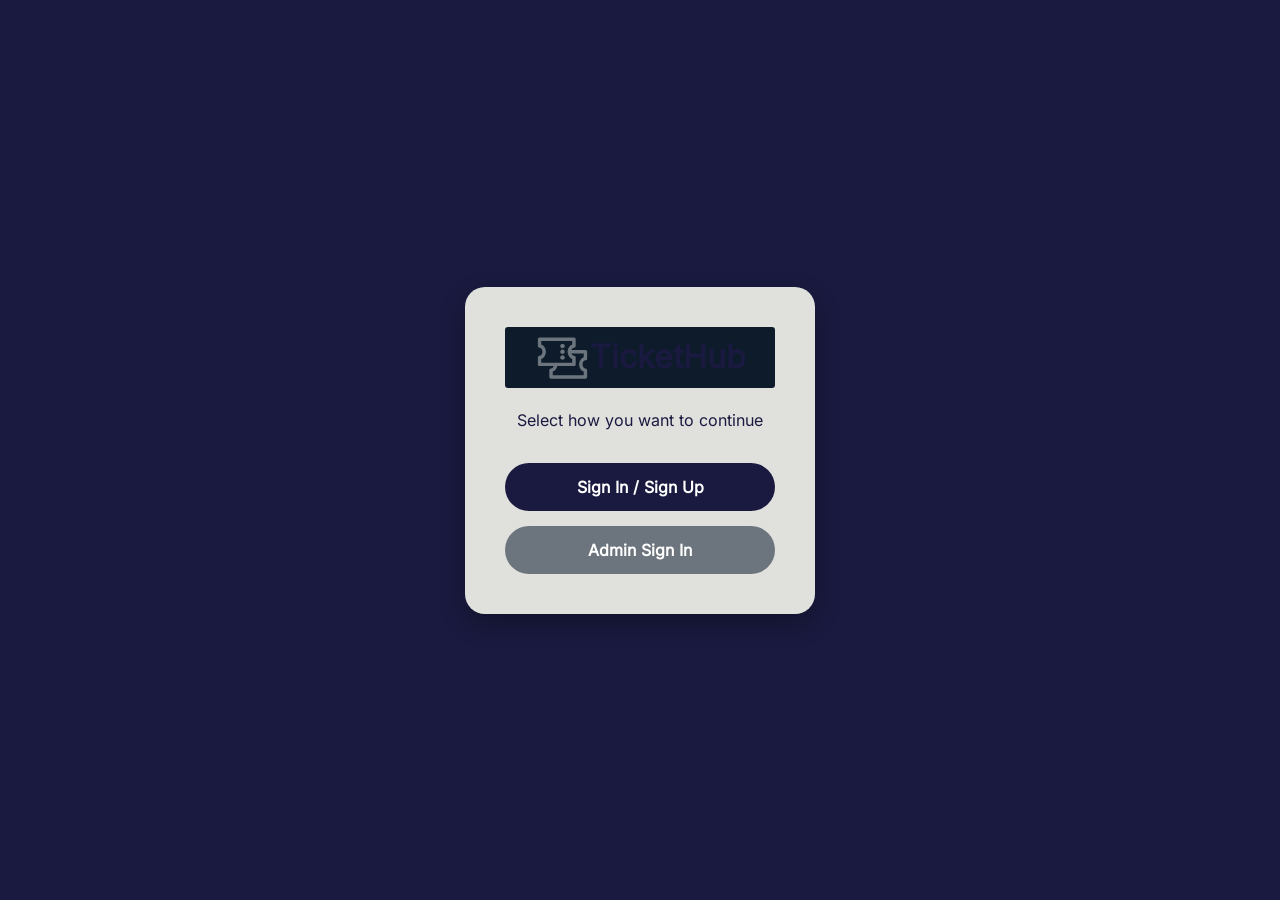
<file: index.html>
<!DOCTYPE html>
<html>

<head>
    <meta charset="utf-8">
    <meta name="viewport" content="width=device-width, initial-scale=1">
    <title>TicketHub | Sign In/Up</title>
    <!-- Bootstrap -->
    <link href="https://cdn.jsdelivr.net/npm/bootstrap@5.3.8/dist/css/bootstrap.min.css" rel="stylesheet">
    <!-- Favicon -->
    <link rel="icon" type="image/svg+xml" href="media/tickets-two.svg">
    <!--css-->
    <link rel="stylesheet" type="text/css" href="CSS/style.css">
    <link rel="stylesheet" type="text/css" href="CSS/index_style.css">
</head>

<body>
    <!-- Main Content -->
    <div class="main-container">
        <div class="card-box">
            <div id="title">
            <img src="media/tickets-two.svg">
            <h2>TicketHub</h2>
        </div>
            <p>Select how you want to continue</p>
            <!-- User Login/Register -->
            <button class="btn btn-custom btn-user" onclick="window.location.href='HTML/signIn.html'">
                Sign In / Sign Up
            </button>
            <!-- Admin Login -->
            <button class="btn btn-custom btn-admin" onclick="window.location.href='HTML/admin.html'">
                Admin Sign In
            </button>
        </div>
    </div>
</body>

</html>
</file>
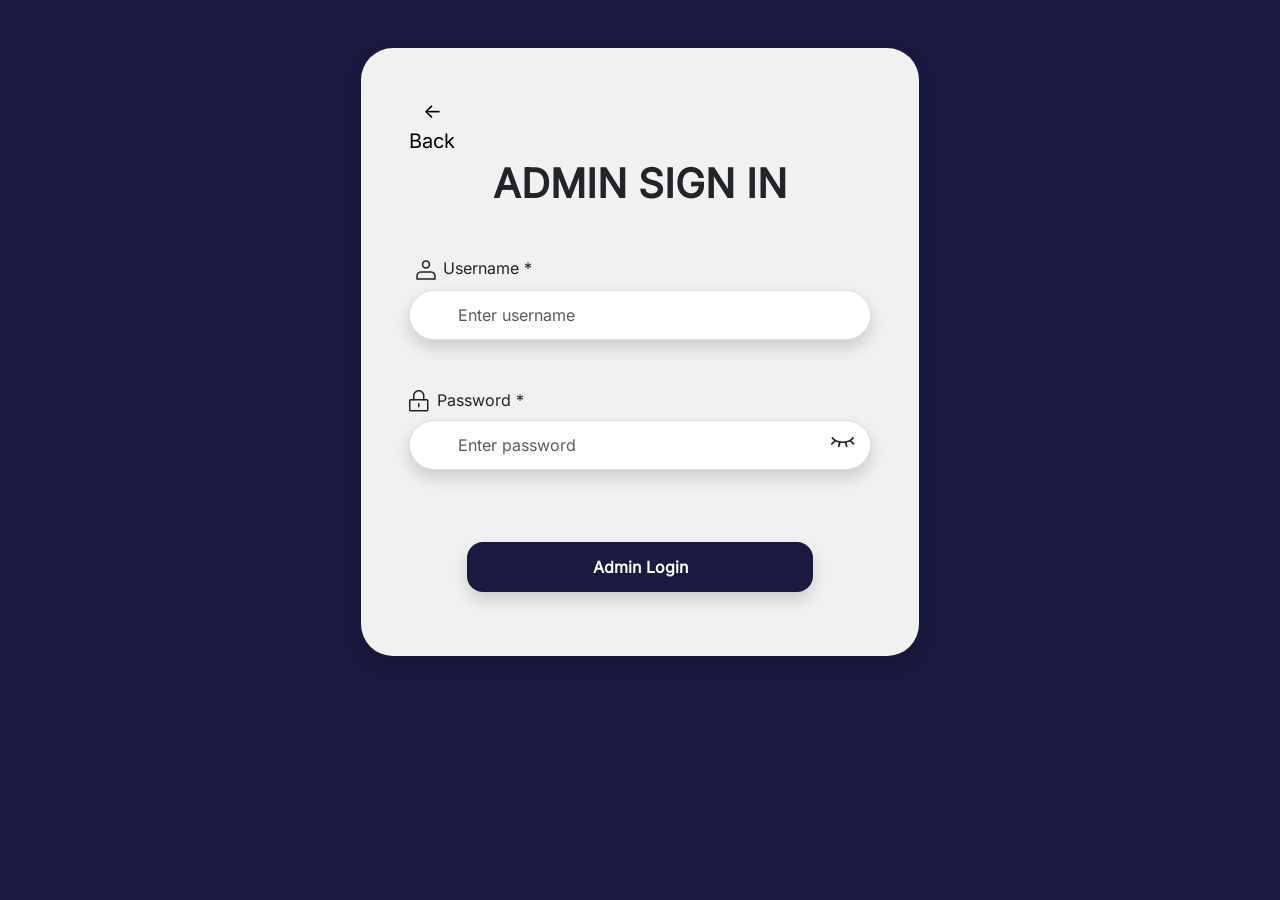
<file: HTML/admin.html>
<!DOCTYPE html>
<html>

<head>
    <meta charset="utf-8">
    <meta name="viewport" content="width=device-width, initial-scale=1">
    <title>TicketHub | Admin Sign In</title>
    <!--Bootstrap-->
    <link href="https://cdn.jsdelivr.net/npm/bootstrap@5.3.8/dist/css/bootstrap.min.css" rel="stylesheet" integrity="sha384-sRIl4kxILFvY47J16cr9ZwB07vP4J8+LH7qKQnuqkuIAvNWLzeN8tE5YBujZqJLB" crossorigin="anonymous">
    <script src="https://cdn.jsdelivr.net/npm/bootstrap@5.3.8/dist/js/bootstrap.bundle.min.js" integrity="sha384-FKyoEForCGlyvwx9Hj09JcYn3nv7wiPVlz7YYwJrWVcXK/BmnVDxM+D2scQbITxI" crossorigin="anonymous"></script>
    <!--FavIcon-->
    <link rel="icon" type="image/svg+xml" href="../media/tickets-two.svg">
    <!--css link-->
    <link rel="stylesheet" type="text/css" href="../CSS/style.css">
    <link rel="stylesheet" type="text/css" href="../CSS/sign_style.css">
</head>

<body>
    <!--Container-->
    <div class="container mt-5 d-flex justify-content-center align-items-center " style="height: auto; ">
        <div class=" rounded-5 shadow p-5  w-50 text-center" style="background-color: #F1F1F1;">
            <a href="../index.html" class="text-decoration-none  fs-5 fw-light mb-1 d-inline-block back-btn">← Back</a>
            <h1 class="fw-bold mb-5">ADMIN SIGN IN</h1>
            <!-- Form -->
            <form id="adminForm">
                <div class="mb-5 text-start">
                    <label class="form-label">
                        <img src="../media/Peoples.svg" style="margin-left:5px; margin-right:5px;">Username *
                    </label>
                    <input type="text" class="form-control rounded-pill ps-5 shadow" id="username" placeholder="Enter username" style="height: 50px;" required>
                </div>
                <div class="mb-5 position-relative text-start">
                    <label class="form-label">
                        <img src="../media/lock.svg" class="me-2">Password *
                    </label>
                    <input type="password" class="form-control rounded-pill ps-5 shadow" id="password" placeholder="Enter password" style="height: 50px;" required>
                    <span class="position-absolute top-50 end-0 translate-middle-y me-3" style="cursor:pointer;">
                        <img id="togglePassword" src="../media/close.svg" alt="Toggle Password" width="24">
                    </span>
                    <h5>&nbsp;</h5>
                </div>
                <button type="submit" class="btn w-75 rounded-4 fw-semibold shadow">
                    Admin Login
                </button>
                <p id="loginMessage" class="mt-3 fw-semibold"></p>
            </form>
        </div>
    </div>
<script>
document.getElementById("adminForm").addEventListener("submit", function(e) {
    e.preventDefault();

    const username = document.getElementById("username").value;
    const password = document.getElementById("password").value;
    const message = document.getElementById("loginMessage");

    if (username === "admin" && password === "123") {
        message.style.color = "green";
        message.textContent = "Login successful! Redirecting...";

        setTimeout(() => {
            window.location.href = "table.html";
        }, 1000);

    } else {
        message.style.color = "#ff2e63";
        message.textContent = "Invalid Admin Credentials!";
    }
});
</script>
</body>

</html>
</file>
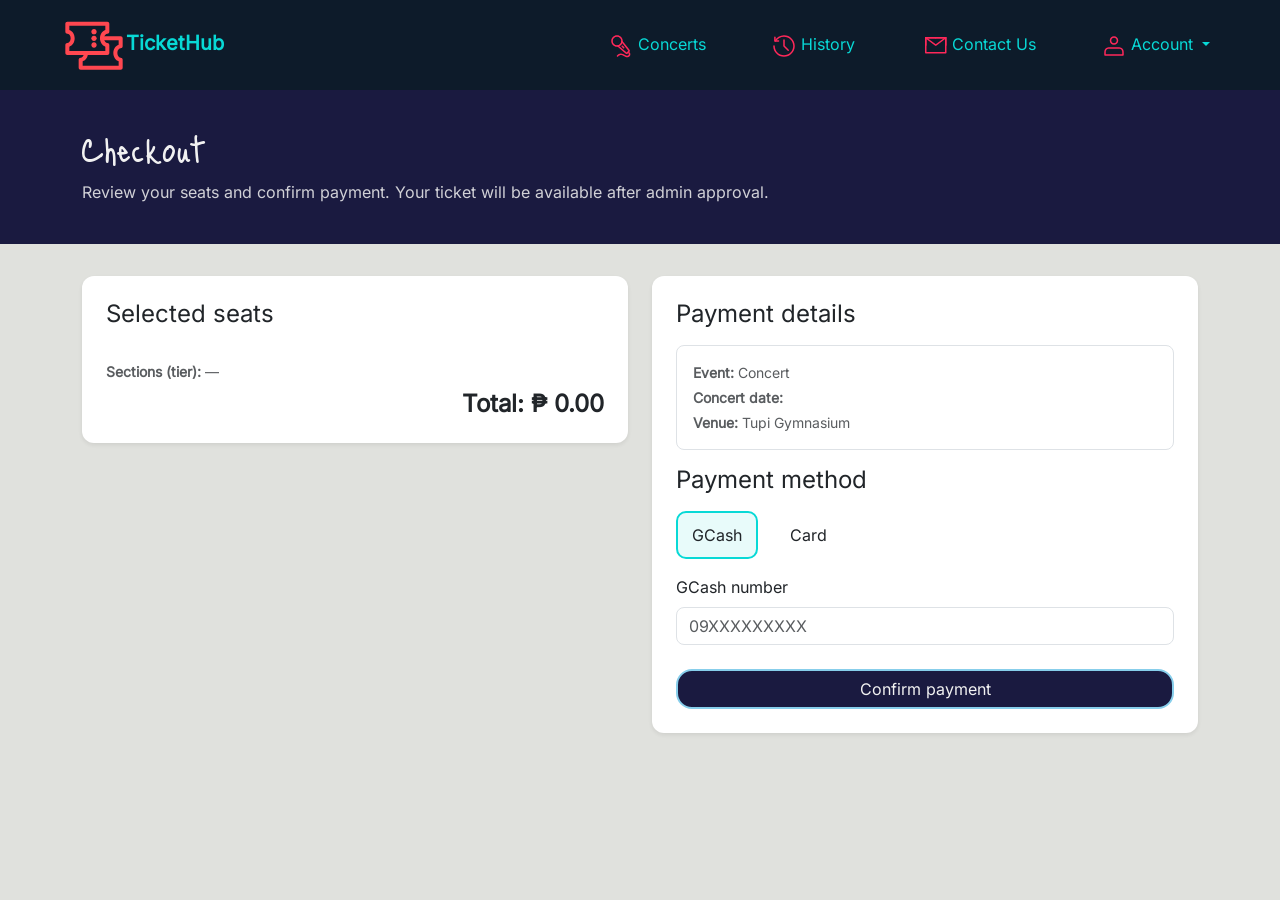
<file: HTML/checkout.html>
<!DOCTYPE html>
<html>

<head>
    <meta charset="utf-8">
    <meta name="viewport" content="width=device-width, initial-scale=1">
    <title>TicketHub | Checkout </title>
    <link href="https://cdn.jsdelivr.net/npm/bootstrap@5.3.8/dist/css/bootstrap.min.css" rel="stylesheet" integrity="sha384-sRIl4kxILFvY47J16cr9ZwB07vP4J8+LH7qKQnuqkuIAvNWLzeN8tE5YBujZqJLB" crossorigin="anonymous">
    <script src="https://cdn.jsdelivr.net/npm/bootstrap@5.3.8/dist/js/bootstrap.bundle.min.js" integrity="sha384-FKyoEForCGlyvwx9Hj09JcYn3nv7wiPVlz7YYwJrWVcXK/BmnVDxM+D2scQbITxI" crossorigin="anonymous"></script>
    <link rel="icon" type="image/svg+xml" href="../media/tickets-two.svg">
    <link rel="stylesheet" type="text/css" href="../CSS/style.css">
    <link rel="stylesheet" type="text/css" href="../CSS/navstyle.css">
    <link rel="stylesheet" type="text/css" href="../CSS/homepage_style.css">
    <link rel="stylesheet" type="text/css" href="../CSS/table_style.css">
    <link rel="stylesheet" type="text/css" href="../CSS/checkout.css">
</head>

<body class="page-app">
    <nav class="navbar navbar-expand-lg custom-navbar fixed-top">
        <div class="container-fluid">
            <div id="logo">
                <a class="navbar-brand fw-bold active" href="homepage.html"><img src="../media/tickets-two.svg">TicketHub</a>
            </div>
            <ul class="navbar-nav ">
                <li class="nav-item ">
                    <div id="concert">
                        <a class="nav-link " aria-current="page" href="homepage.html"><img src="../media/entertainment.svg"> Concerts</a>
                    </div>
                </li>
                <li class="nav-item ">
                    <div id="History">
                        <a class="nav-link " href="history.html"><img src="../media/history.svg">
                            History </a>
                    </div>
                </li>
                <li class="nav-item ">
                    <div id="Contact">
                        <a class="nav-link " href="contact.html"><img src="../media/Email.svg">
                            Contact Us </a>
                    </div>
                </li>
                <li class="nav-item dropdown">
                    <div id="account">
                        <a class="nav-link dropdown-toggle " href="#" role="button" data-bs-toggle="dropdown" aria-expanded="false"> <img src="../media/Peoples.svg"> Account
                        </a>
                        <ul class="dropdown-menu dropdown-custom">
                            <li>
                                <h6 id="welcomeUser" style="color: #08d9d6; text-align: center;"></h6>
                            </li>
                            <li><a class="dropdown-item" href="../index.html">Sign Out</a></li>
                        </ul>
                    </div>
                </li>
            </ul>
        </div>
    </nav>
    <header class="page-hero">
        <div class="container">
            <h1>Checkout</h1>
            <p class="lead mb-0">Review your seats and confirm payment. Your ticket will be available after admin approval.</p>
        </div>
    </header>
    <div class="container page-shell">
        <div class="row g-4">
            <div class="col-lg-6">
                <div class="card p-4 shadow-sm">
                    <h4 class="mb-3">Selected seats</h4>
                    <ul id="seatList" class="list-group list-group-flush mb-3"></ul>
                    <p class="small text-muted mb-2"><strong>Sections (tier):</strong> <span id="sectionsSummary">—</span></p>
                    <h4 id="totalPrice" class="fw-bold text-end mb-0"></h4>
                </div>
            </div>
            <div class="col-lg-6">
                <div class="card p-4 shadow-sm">
                    <h4 class="mb-3">Payment details</h4>
                    <div id="checkoutContext" class="small text-muted border rounded-3 p-3 mb-3"></div>
                    <h4 class="mb-3">Payment method</h4>
                    <div class="d-flex flex-wrap gap-3 mb-3">
                        <div class="payment-option active" data-method="gcash">GCash</div>
                        <div class="payment-option" data-method="card">Card</div>
                    </div>
                    <div id="gcashForm">
                        <label class="form-label">GCash number</label>
                        <form>
                            <input type="text" class="form-control mb-3 rounded-3" placeholder="09XXXXXXXXX">
                        </form>
                    </div>
                    <div id="cardForm" class="hidden">
                        <input type="text" class="form-control mb-2 rounded-3" placeholder="Card number">
                        <input type="text" class="form-control mb-2 rounded-3" placeholder="MM/YY">
                        <input type="text" class="form-control mb-2 rounded-3" placeholder="CVV">
                    </div>
                    <button type="button" class="btn custom-btn w-100 rounded-4 mt-2" id="payBtn">Confirm payment</button>
                </div>
            </div>
        </div>
        <div id="receiptSection" class="hidden mt-5">
            <div class="card p-4 shadow-sm">
                <h2 class="fw-bold mb-3">Payment received</h2>
                <p id="receiptUser"></p>
                <p id="receiptSeats"></p>
                <p id="receiptSections" class="small text-muted"></p>
                <h4 id="receiptTotal" class="mb-3"></h4>
                <p id="receiptStatus" class="text-muted mb-0"></p>
            </div>
        </div>
    </div>
    <script src="../JS/ticketStore.js"></script>
    <script src="../JS/checkout.js"></script>
    <script src="../JS/main.js"></script>
</body>

</html>
</file>
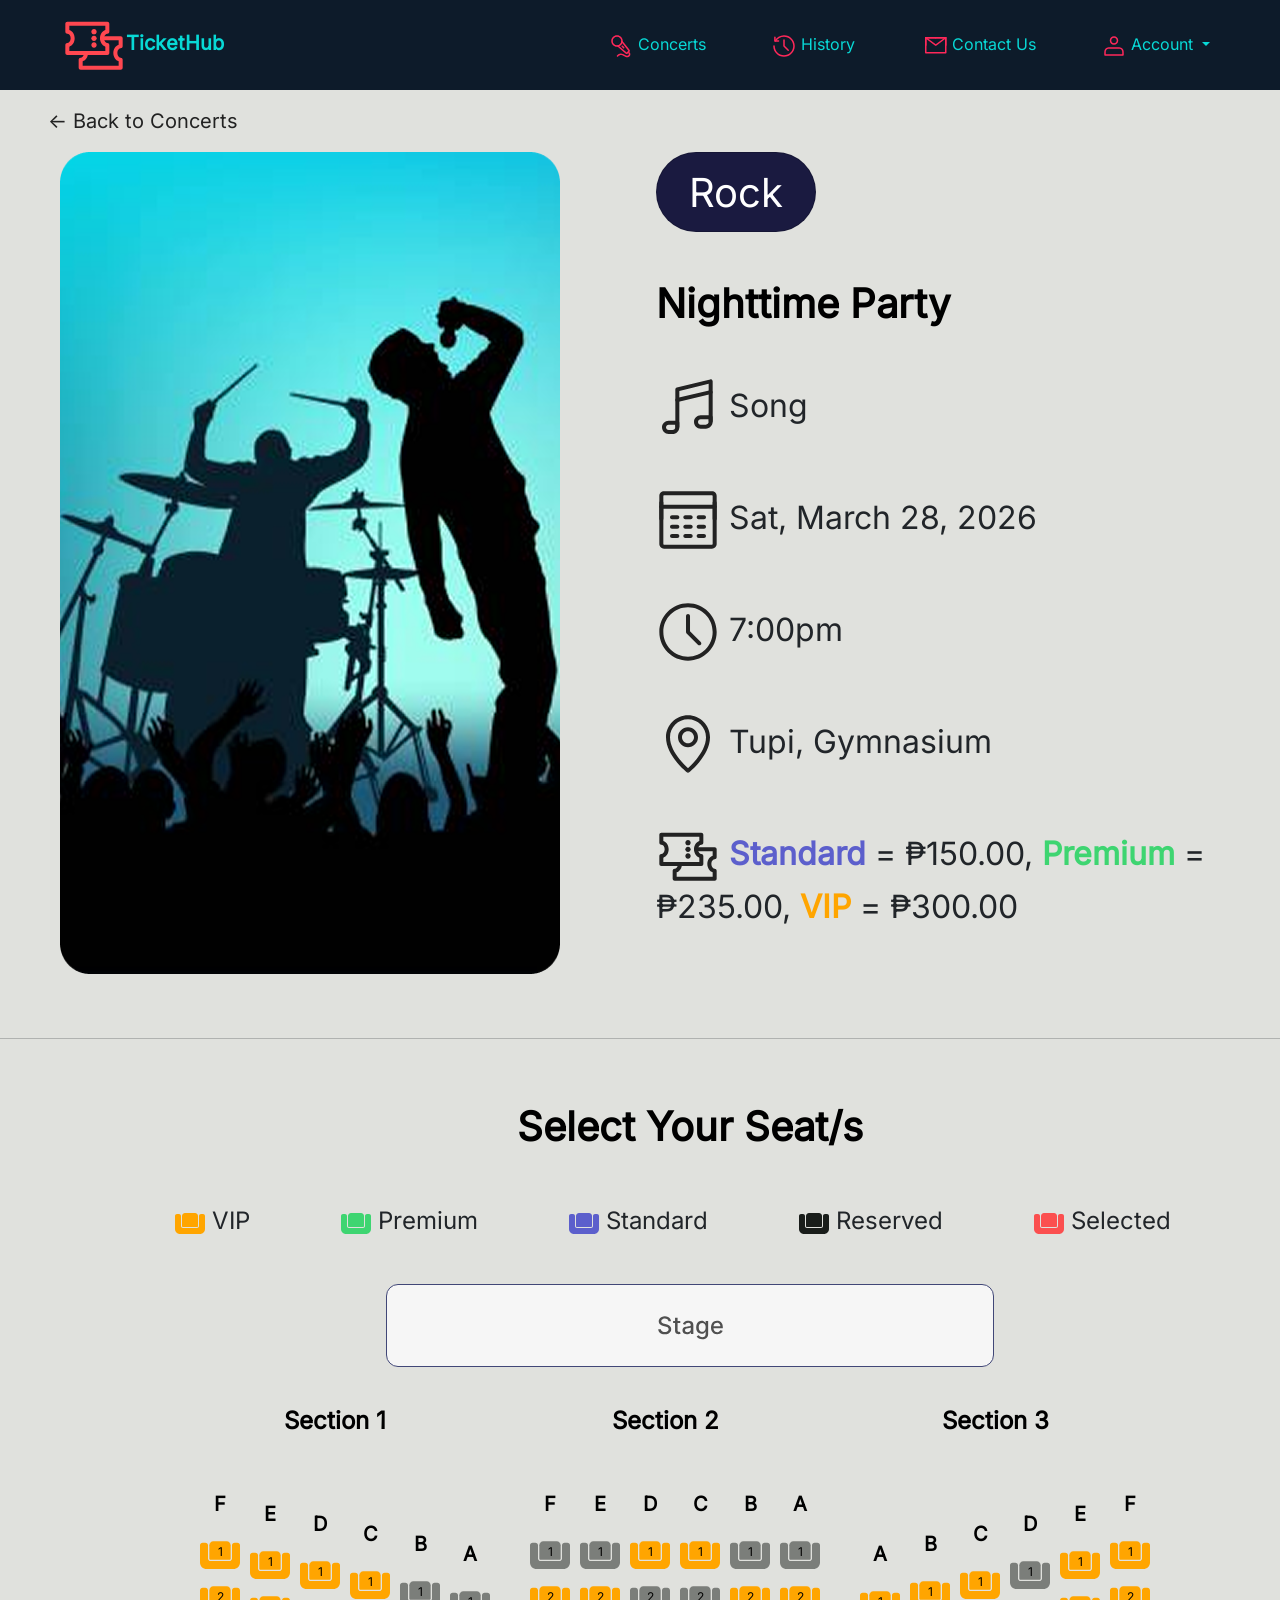
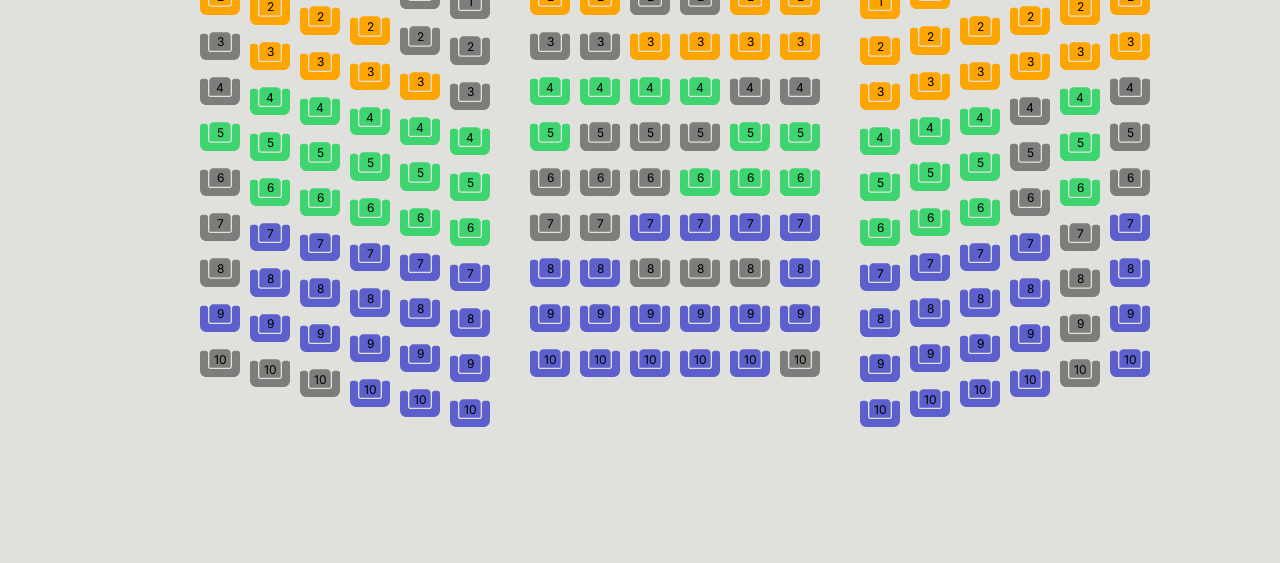
<file: HTML/concert_1.html>
<!DOCTYPE html>
<html>

<head>
    <meta charset="utf-8">
    <meta name="viewport" content="width=device-width, initial-scale=1">
    <title>TicketHub | Nighttime Party</title>
    <!--Bootstrap-->
    <link href="https://cdn.jsdelivr.net/npm/bootstrap@5.3.8/dist/css/bootstrap.min.css" rel="stylesheet" integrity="sha384-sRIl4kxILFvY47J16cr9ZwB07vP4J8+LH7qKQnuqkuIAvNWLzeN8tE5YBujZqJLB" crossorigin="anonymous">
    <script src="https://cdn.jsdelivr.net/npm/bootstrap@5.3.8/dist/js/bootstrap.bundle.min.js" integrity="sha384-FKyoEForCGlyvwx9Hj09JcYn3nv7wiPVlz7YYwJrWVcXK/BmnVDxM+D2scQbITxI" crossorigin="anonymous"></script>
    <!--FavIcon-->
    <link rel="icon" type="image/svg+xml" href="../media/tickets-two.svg">
    <!--css link-->
    <link rel="stylesheet" type="text/css" href="../CSS/style.css">
    <link rel="stylesheet" type="text/css" href="../CSS/navstyle.css">
    <link rel="stylesheet" type="text/css" href="../CSS/concert.css">
</head>

<body data-concert-id="concert_1" data-event-name="Nighttime Party" data-concert-date="Sat, March 28, 2026 - 7:00 PM" data-venue="Tupi Gymnasium">
    <!--Navbar-->
    <nav class="navbar navbar-expand-lg custom-navbar fixed-top">
        <div class="container-fluid">
            <div id="logo">
                <a class="navbar-brand fw-bold active" href="homepage.html"><img src="../media/tickets-two.svg">TicketHub</a>
            </div>
            <ul class="navbar-nav ">
                <li class="nav-item ">
                    <div id="concert">
                        <a class="nav-link " aria-current="page" href="homepage.html"><img src="../media/entertainment.svg"> Concerts</a>
                    </div>
                </li>
                <li class="nav-item ">
                    <div id="History">
                        <a class="nav-link " href="history.html"><img src="../media/history.svg">
                            History </a>
                    </div>
                </li>
                <li class="nav-item ">
                    <div id="Contact">
                        <a class="nav-link " href="contact.html"><img src="../media/Email.svg">
                            Contact Us </a>
                    </div>
                </li>
                <li class="nav-item dropdown">
                    <div id="account">
                        <a class="nav-link dropdown-toggle " href="#" role="button" data-bs-toggle="dropdown" aria-expanded="false"> <img src="../media/Peoples.svg"> Account
                        </a>
                        <ul class="dropdown-menu dropdown-custom">
                            <li>
                                <h6 id="welcomeUser" style="color: #08d9d6; text-align: center;"></h6>
                            </li>
                            <li><a class="dropdown-item" href="../index.html">Sign Out</a></li>
                        </ul>
                    </div>
                </li>
            </ul>
        </div>
    </nav>
    <a href="homepage.html" class="text-decoration-none fs-5 fw-light mt-3 mb-3 ms-5 d-inline-block back-btn">← Back to Concerts</a>
    <!--Details-->
    <div class="container-fluid ms-5 d-flex gap-5">
        <img src="../media/concert_1.png" class="img-fluid ">
        <div>
            <div class="card rounded-pill ms-5 mb-5" style="background-color: #1A1A40; width: 10rem; height: 5rem ;">
                <h1 class=" text-center text-white mt-3">Rock</h1>
            </div>
            <div class="ms-5 ">
                <h1 class=" fw-bold text-black mb-5">Nighttime Party</h1>
                <h2 class="mt-4 mb-5"><img src="../media/Song.svg">&nbsp;Song</h2>
                <h2 class="mt-4 mb-5"><img src="../media/calendar.svg">&nbsp;Sat, March 28, 2026</h2>
                <h2 class="mt-4 mb-5"><img src="../media/Clock.svg">&nbsp;7:00pm</h2>
                <h2 class="mt-4 mb-5"><img src="../media/location.svg">&nbsp;Tupi, Gymnasium</h2>
                <h2 class="mt-4 mb-5"><img src="../media/Tickets.svg">&nbsp;<span style="color:#5C5FCC; font-weight: bold;">Standard</span> = ₱150.00, <span style="color:#3ED571; font-weight: bold;">Premium</span> = ₱235.00, <span style="color:#FFA500; font-weight: bold;">VIP</span> = ₱300.00</h2>
            </div>
        </div>
    </div>
    <br><br>
    <hr>
    <br><br>
    <!--Seats-->
    <div class="container-fluid text-center" style="margin-left: 50px">
        <h1 class="fw-bold text-black">Select Your Seat/s</h1>
        <br>
        <h4 class="mt-4 mb-5">
            <img src="../media/VIP.svg" style="margin-left: 50px">&nbsp;VIP&nbsp;&nbsp;&nbsp;&nbsp;&nbsp;&nbsp;&nbsp;&nbsp;&nbsp;&nbsp;&nbsp;&nbsp;
            <img src="../media/Premium.svg">&nbsp;Premium&nbsp;&nbsp;&nbsp;&nbsp;&nbsp;&nbsp;&nbsp;&nbsp;&nbsp;&nbsp;&nbsp;&nbsp;
            <img src="../media/Available.svg">&nbsp;Standard&nbsp;&nbsp;&nbsp;&nbsp;&nbsp;&nbsp;&nbsp;&nbsp;&nbsp;&nbsp;&nbsp;&nbsp;
            <img src="../media/Reserved.svg">&nbsp;Reserved&nbsp;&nbsp;&nbsp;&nbsp;&nbsp;&nbsp;&nbsp;&nbsp;&nbsp;&nbsp;&nbsp;&nbsp;
            <img src="../media/Seats.svg">&nbsp;Selected&nbsp;&nbsp;&nbsp;&nbsp;&nbsp;&nbsp;&nbsp;&nbsp;&nbsp;&nbsp;&nbsp;&nbsp;
        </h4>
        <img src="../media/Stage.svg">
    </div>
    <!--Select Seats-->
    <div class="container-fluid seat-page">
    </div>
    <div class="seat-wrapper">
        <div class="seat-section">
            <h4 class="fw-bold text-black">Section 1</h4><br><br>
            <div class="seat-grid ">
                <div class="F">
                    <h5 class="fw-bold text-black mb-4">F</h5>
                    <div class="seat">
                        <img src="../media/VIP.svg" class="seat-icon" alt="VIP seat">
                        <span class="seat-number">1</span>
                    </div>
                    <div class="seat">
                        <img src="../media/VIP.svg" class="seat-icon" alt="VIP seat">
                        <span class="seat-number">2</span>
                    </div>
                    <div class="seat">
                        <img src="../media/Reserved.svg" class="seat-icon" alt="Reserved seat">
                        <span class="seat-number">3</span>
                    </div>
                    <div class="seat">
                        <img src="../media/Reserved.svg" class="seat-icon" alt="Reserved seat">
                        <span class="seat-number">4</span>
                    </div>
                    <div class="seat">
                        <img src="../media/Premium.svg" class="seat-icon" alt="Premium seat">
                        <span class="seat-number">5</span>
                    </div>
                    <div class="seat">
                        <img src="../media/Reserved.svg" class="seat-icon" alt="Reserved seat">
                        <span class="seat-number">6</span>
                    </div>
                    <div class="seat">
                        <img src="../media/Reserved.svg" class="seat-icon" alt="Reserved seat">
                        <span class="seat-number">7</span>
                    </div>
                    <div class="seat">
                        <img src="../media/Reserved.svg" class="seat-icon" alt="Reserved seat">
                        <span class="seat-number">8</span>
                    </div>
                    <div class="seat">
                        <img src="../media/Available.svg" class="seat-icon" alt="Available seat">
                        <span class="seat-number">9</span>
                    </div>
                    <div class="seat">
                        <img src="../media/Reserved.svg" class="seat-icon" alt="Reserved seat">
                        <span class="seat-number">10</span>
                    </div>
                </div>
                <div class="E" style="margin-top: 10px;">
                    <h5 class="fw-bold text-black mb-4">E</h5>
                    <div class="seat">
                        <img src="../media/VIP.svg" class="seat-icon" alt="VIP seat">
                        <span class="seat-number">1</span>
                    </div>
                    <div class="seat">
                        <img src="../media/VIP.svg" class="seat-icon" alt="VIP seat">
                        <span class="seat-number">2</span>
                    </div>
                    <div class="seat">
                        <img src="../media/VIP.svg" class="seat-icon" alt="VIP seat">
                        <span class="seat-number">3</span>
                    </div>
                    <div class="seat">
                        <img src="../media/Premium.svg" class="seat-icon" alt="Premium seat">
                        <span class="seat-number">4</span>
                    </div>
                    <div class="seat">
                        <img src="../media/Premium.svg" class="seat-icon" alt="Premium seat">
                        <span class="seat-number">5</span>
                    </div>
                    <div class="seat">
                        <img src="../media/Premium.svg" class="seat-icon" alt="Premium seat">
                        <span class="seat-number">6</span>
                    </div>
                    <div class="seat">
                        <img src="../media/Available.svg" class="seat-icon" alt="Available seat">
                        <span class="seat-number">7</span>
                    </div>
                    <div class="seat">
                        <img src="../media/Available.svg" class="seat-icon" alt="Available seat">
                        <span class="seat-number">8</span>
                    </div>
                    <div class="seat">
                        <img src="../media/Available.svg" class="seat-icon" alt="Available seat">
                        <span class="seat-number">9</span>
                    </div>
                    <div class="seat">
                        <img src="../media/Reserved.svg" class="seat-icon" alt="Reserved seat">
                        <span class="seat-number">10</span>
                    </div>
                </div>
                <div class="D" style="margin-top: 20px">
                    <h5 class="fw-bold text-black mb-4">D</h5>
                    <div class="seat">
                        <img src="../media/VIP.svg" class="seat-icon" alt="VIP seat">
                        <span class="seat-number">1</span>
                    </div>
                    <div class="seat">
                        <img src="../media/VIP.svg" class="seat-icon" alt="VIP seat">
                        <span class="seat-number">2</span>
                    </div>
                    <div class="seat">
                        <img src="../media/VIP.svg" class="seat-icon" alt="VIP seat">
                        <span class="seat-number">3</span>
                    </div>
                    <div class="seat">
                        <img src="../media/Premium.svg" class="seat-icon" alt="Premium seat">
                        <span class="seat-number">4</span>
                    </div>
                    <div class="seat">
                        <img src="../media/Premium.svg" class="seat-icon" alt="Premium seat">
                        <span class="seat-number">5</span>
                    </div>
                    <div class="seat">
                        <img src="../media/Premium.svg" class="seat-icon" alt="Premium seat">
                        <span class="seat-number">6</span>
                    </div>
                    <div class="seat">
                        <img src="../media/Available.svg" class="seat-icon" alt="Available seat">
                        <span class="seat-number">7</span>
                    </div>
                    <div class="seat">
                        <img src="../media/Available.svg" class="seat-icon" alt="Available seat">
                        <span class="seat-number">8</span>
                    </div>
                    <div class="seat">
                        <img src="../media/Available.svg" class="seat-icon" alt="Available seat">
                        <span class="seat-number">9</span>
                    </div>
                    <div class="seat">
                        <img src="../media/Reserved.svg" class="seat-icon" alt="Reserved seat">
                        <span class="seat-number">10</span>
                    </div>
                </div>
                <div class="C" style="margin-top: 30px; ">
                    <h5 class="fw-bold text-black mb-4">C</h5>
                    <div class="seat">
                        <img src="../media/VIP.svg" class="seat-icon" alt="VIP seat">
                        <span class="seat-number">1</span>
                    </div>
                    <div class="seat">
                        <img src="../media/VIP.svg" class="seat-icon" alt="VIP seat">
                        <span class="seat-number">2</span>
                    </div>
                    <div class="seat">
                        <img src="../media/VIP.svg" class="seat-icon" alt="VIP seat">
                        <span class="seat-number">3</span>
                    </div>
                    <div class="seat">
                        <img src="../media/Premium.svg" class="seat-icon" alt="Premium seat">
                        <span class="seat-number">4</span>
                    </div>
                    <div class="seat">
                        <img src="../media/Premium.svg" class="seat-icon" alt="Premium seat">
                        <span class="seat-number">5</span>
                    </div>
                    <div class="seat">
                        <img src="../media/Premium.svg" class="seat-icon" alt="Premium seat">
                        <span class="seat-number">6</span>
                    </div>
                    <div class="seat">
                        <img src="../media/Available.svg" class="seat-icon" alt="Available seat">
                        <span class="seat-number">7</span>
                    </div>
                    <div class="seat">
                        <img src="../media/Available.svg" class="seat-icon" alt="Available seat">
                        <span class="seat-number">8</span>
                    </div>
                    <div class="seat">
                        <img src="../media/Available.svg" class="seat-icon" alt="Available seat">
                        <span class="seat-number">9</span>
                    </div>
                    <div class="seat">
                        <img src="../media/Available.svg" class="seat-icon" alt="Available seat">
                        <span class="seat-number">10</span>
                    </div>
                </div>
                <div class="B" style="margin-top: 40px; ">
                    <h5 class="fw-bold text-black mb-4">B</h5>
                    <div class="seat">
                        <img src="../media/Reserved.svg" class="seat-icon" alt="Reserved seat">
                        <span class="seat-number">1</span>
                    </div>
                    <div class="seat">
                        <img src="../media/Reserved.svg" class="seat-icon" alt="Reserved seat">
                        <span class="seat-number">2</span>
                    </div>
                    <div class="seat">
                        <img src="../media/VIP.svg" class="seat-icon" alt="VIP seat">
                        <span class="seat-number">3</span>
                    </div>
                    <div class="seat">
                        <img src="../media/Premium.svg" class="seat-icon" alt="Premium seat">
                        <span class="seat-number">4</span>
                    </div>
                    <div class="seat">
                        <img src="../media/Premium.svg" class="seat-icon" alt="Premium seat">
                        <span class="seat-number">5</span>
                    </div>
                    <div class="seat">
                        <img src="../media/Premium.svg" class="seat-icon" alt="Premium seat">
                        <span class="seat-number">6</span>
                    </div>
                    <div class="seat">
                        <img src="../media/Available.svg" class="seat-icon" alt="Available seat">
                        <span class="seat-number">7</span>
                    </div>
                    <div class="seat">
                        <img src="../media/Available.svg" class="seat-icon" alt="Available seat">
                        <span class="seat-number">8</span>
                    </div>
                    <div class="seat">
                        <img src="../media/Available.svg" class="seat-icon" alt="Available seat">
                        <span class="seat-number">9</span>
                    </div>
                    <div class="seat">
                        <img src="../media/Available.svg" class="seat-icon" alt="Available seat">
                        <span class="seat-number">10</span>
                    </div>
                </div>
                <div class="A" style="margin-top: 50px; ">
                    <h5 class="fw-bold text-black mb-4">A</h5>
                    <div class="seat">
                        <img src="../media/Reserved.svg" class="seat-icon" alt="Reserved seat">
                        <span class="seat-number">1</span>
                    </div>
                    <div class="seat">
                        <img src="../media/Reserved.svg" class="seat-icon" alt="Reserved seat">
                        <span class="seat-number">2</span>
                    </div>
                    <div class="seat">
                        <img src="../media/Reserved.svg" class="seat-icon" alt="Reserved seat">
                        <span class="seat-number">3</span>
                    </div>
                    <div class="seat">
                        <img src="../media/Premium.svg" class="seat-icon" alt="Premium seat">
                        <span class="seat-number">4</span>
                    </div>
                    <div class="seat">
                        <img src="../media/Premium.svg" class="seat-icon" alt="Premium seat">
                        <span class="seat-number">5</span>
                    </div>
                    <div class="seat">
                        <img src="../media/Premium.svg" class="seat-icon" alt="Premium seat">
                        <span class="seat-number">6</span>
                    </div>
                    <div class="seat">
                        <img src="../media/Available.svg" class="seat-icon" alt="Available seat">
                        <span class="seat-number">7</span>
                    </div>
                    <div class="seat">
                        <img src="../media/Available.svg" class="seat-icon" alt="Available seat">
                        <span class="seat-number">8</span>
                    </div>
                    <div class="seat">
                        <img src="../media/Available.svg" class="seat-icon" alt="Available seat">
                        <span class="seat-number">9</span>
                    </div>
                    <div class="seat">
                        <img src="../media/Available.svg" class="seat-icon" alt="Available seat">
                        <span class="seat-number">10</span>
                    </div>
                </div>
            </div>
        </div>
        <div class="seat-section">
            <h4 class="fw-bold text-black">Section 2</h4><br><br>
            <div class="seat-grid ">
                <div class="F">
                    <h5 class="fw-bold text-black mb-4">F</h5>
                    <div class="seat">
                        <img src="../media/Reserved.svg" class="seat-icon" alt="Reserved seat">
                        <span class="seat-number">1</span>
                    </div>
                    <div class="seat">
                        <img src="../media/VIP.svg" class="seat-icon" alt="VIP seat">
                        <span class="seat-number">2</span>
                    </div>
                    <div class="seat">
                        <img src="../media/Reserved.svg" class="seat-icon" alt="Reserved seat">
                        <span class="seat-number">3</span>
                    </div>
                    <div class="seat">
                        <img src="../media/Premium.svg" class="seat-icon" alt="Premium seat">
                        <span class="seat-number">4</span>
                    </div>
                    <div class="seat">
                        <img src="../media/Premium.svg" class="seat-icon" alt="Premium seat">
                        <span class="seat-number">5</span>
                    </div>
                    <div class="seat">
                        <img src="../media/Reserved.svg" class="seat-icon" alt="Reserved seat">
                        <span class="seat-number">6</span>
                    </div>
                    <div class="seat">
                        <img src="../media/Reserved.svg" class="seat-icon" alt="Reserved seat">
                        <span class="seat-number">7</span>
                    </div>
                    <div class="seat">
                        <img src="../media/Available.svg" class="seat-icon" alt="Available seat">
                        <span class="seat-number">8</span>
                    </div>
                    <div class="seat">
                        <img src="../media/Available.svg" class="seat-icon" alt="Available seat">
                        <span class="seat-number">9</span>
                    </div>
                    <div class="seat">
                        <img src="../media/Available.svg" class="seat-icon" alt="Available seat">
                        <span class="seat-number">10</span>
                    </div>
                </div>
                <div class="E">
                    <h5 class="fw-bold text-black mb-4">E</h5>
                    <div class="seat">
                        <img src="../media/Reserved.svg" class="seat-icon" alt="Reserved seat">
                        <span class="seat-number">1</span>
                    </div>
                    <div class="seat">
                        <img src="../media/VIP.svg" class="seat-icon" alt="VIP seat">
                        <span class="seat-number">2</span>
                    </div>
                    <div class="seat">
                        <img src="../media/Reserved.svg" class="seat-icon" alt="Reserved seat">
                        <span class="seat-number">3</span>
                    </div>
                    <div class="seat">
                        <img src="../media/Premium.svg" class="seat-icon" alt="Premium seat">
                        <span class="seat-number">4</span>
                    </div>
                    <div class="seat">
                        <img src="../media/Reserved.svg" class="seat-icon" alt="Reserved seat">
                        <span class="seat-number">5</span>
                    </div>
                    <div class="seat">
                        <img src="../media/Reserved.svg" class="seat-icon" alt="Reserved seat">
                        <span class="seat-number">6</span>
                    </div>
                    <div class="seat">
                        <img src="../media/Reserved.svg" class="seat-icon" alt="Reserved seat">
                        <span class="seat-number">7</span>
                    </div>
                    <div class="seat">
                        <img src="../media/Available.svg" class="seat-icon" alt="Available seat">
                        <span class="seat-number">8</span>
                    </div>
                    <div class="seat">
                        <img src="../media/Available.svg" class="seat-icon" alt="Available seat">
                        <span class="seat-number">9</span>
                    </div>
                    <div class="seat">
                        <img src="../media/Available.svg" class="seat-icon" alt="Available seat">
                        <span class="seat-number">10</span>
                    </div>
                </div>
                <div class="D">
                    <h5 class="fw-bold text-black mb-4">D</h5>
                    <div class="seat">
                        <img src="../media/VIP.svg" class="seat-icon" alt="VIP seat">
                        <span class="seat-number">1</span>
                    </div>
                    <div class="seat">
                        <img src="../media/Reserved.svg" class="seat-icon" alt="Reserved seat">
                        <span class="seat-number">2</span>
                    </div>
                    <div class="seat">
                        <img src="../media/VIP.svg" class="seat-icon" alt="VIP seat">
                        <span class="seat-number">3</span>
                    </div>
                    <div class="seat">
                        <img src="../media/Premium.svg" class="seat-icon" alt="Premium seat">
                        <span class="seat-number">4</span>
                    </div>
                    <div class="seat">
                        <img src="../media/Reserved.svg" class="seat-icon" alt="Reserved seat">
                        <span class="seat-number">5</span>
                    </div>
                    <div class="seat">
                        <img src="../media/Reserved.svg" class="seat-icon" alt="Reserved seat">
                        <span class="seat-number">6</span>
                    </div>
                    <div class="seat">
                        <img src="../media/Available.svg" class="seat-icon" alt="Available seat">
                        <span class="seat-number">7</span>
                    </div>
                    <div class="seat">
                        <img src="../media/Reserved.svg" class="seat-icon" alt="Reserved seat">
                        <span class="seat-number">8</span>
                    </div>
                    <div class="seat">
                        <img src="../media/Available.svg" class="seat-icon" alt="Available seat">
                        <span class="seat-number">9</span>
                    </div>
                    <div class="seat">
                        <img src="../media/Available.svg" class="seat-icon" alt="Available seat">
                        <span class="seat-number">10</span>
                    </div>
                </div>
                <div class="C">
                    <h5 class="fw-bold text-black mb-4">C</h5>
                    <div class="seat">
                        <img src="../media/VIP.svg" class="seat-icon" alt="VIP seat">
                        <span class="seat-number">1</span>
                    </div>
                    <div class="seat">
                        <img src="../media/Reserved.svg" class="seat-icon" alt="Reserved seat">
                        <span class="seat-number">2</span>
                    </div>
                    <div class="seat">
                        <img src="../media/VIP.svg" class="seat-icon" alt="VIP seat">
                        <span class="seat-number">3</span>
                    </div>
                    <div class="seat">
                        <img src="../media/Premium.svg" class="seat-icon" alt="Premium seat">
                        <span class="seat-number">4</span>
                    </div>
                    <div class="seat">
                        <img src="../media/Reserved.svg" class="seat-icon" alt="Reserved seat">
                        <span class="seat-number">5</span>
                    </div>
                    <div class="seat">
                        <img src="../media/Premium.svg" class="seat-icon" alt="Premium seat">
                        <span class="seat-number">6</span>
                    </div>
                    <div class="seat">
                        <img src="../media/Available.svg" class="seat-icon" alt="Available seat">
                        <span class="seat-number">7</span>
                    </div>
                    <div class="seat">
                        <img src="../media/Reserved.svg" class="seat-icon" alt="Reserved seat">
                        <span class="seat-number">8</span>
                    </div>
                    <div class="seat">
                        <img src="../media/Available.svg" class="seat-icon" alt="Available seat">
                        <span class="seat-number">9</span>
                    </div>
                    <div class="seat">
                        <img src="../media/Available.svg" class="seat-icon" alt="Available seat">
                        <span class="seat-number">10</span>
                    </div>
                </div>
                <div class="B">
                    <h5 class="fw-bold text-black mb-4">B</h5>
                    <div class="seat">
                        <img src="../media/Reserved.svg" class="seat-icon" alt="Reserved seat">
                        <span class="seat-number">1</span>
                    </div>
                    <div class="seat">
                        <img src="../media/VIP.svg" class="seat-icon" alt="VIP seat">
                        <span class="seat-number">2</span>
                    </div>
                    <div class="seat">
                        <img src="../media/VIP.svg" class="seat-icon" alt="VIP seat">
                        <span class="seat-number">3</span>
                    </div>
                    <div class="seat">
                        <img src="../media/Reserved.svg" class="seat-icon" alt="Reserved seat">
                        <span class="seat-number">4</span>
                    </div>
                    <div class="seat">
                        <img src="../media/Premium.svg" class="seat-icon" alt="Premium seat">
                        <span class="seat-number">5</span>
                    </div>
                    <div class="seat">
                        <img src="../media/Premium.svg" class="seat-icon" alt="Premium seat">
                        <span class="seat-number">6</span>
                    </div>
                    <div class="seat">
                        <img src="../media/Available.svg" class="seat-icon" alt="Available seat">
                        <span class="seat-number">7</span>
                    </div>
                    <div class="seat">
                        <img src="../media/Reserved.svg" class="seat-icon" alt="Reserved seat">
                        <span class="seat-number">8</span>
                    </div>
                    <div class="seat">
                        <img src="../media/Available.svg" class="seat-icon" alt="Available seat">
                        <span class="seat-number">9</span>
                    </div>
                    <div class="seat">
                        <img src="../media/Available.svg" class="seat-icon" alt="Available seat">
                        <span class="seat-number">10</span>
                    </div>
                </div>
                <div class="A">
                    <h5 class="fw-bold text-black mb-4">A</h5>
                    <div class="seat">
                        <img src="../media/Reserved.svg" class="seat-icon" alt="Reserved seat">
                        <span class="seat-number">1</span>
                    </div>
                    <div class="seat">
                        <img src="../media/VIP.svg" class="seat-icon" alt="VIP seat">
                        <span class="seat-number">2</span>
                    </div>
                    <div class="seat">
                        <img src="../media/VIP.svg" class="seat-icon" alt="VIP seat">
                        <span class="seat-number">3</span>
                    </div>
                    <div class="seat">
                        <img src="../media/Reserved.svg" class="seat-icon" alt="Reserved seat">
                        <span class="seat-number">4</span>
                    </div>
                    <div class="seat">
                        <img src="../media/Premium.svg" class="seat-icon" alt="Premium seat">
                        <span class="seat-number">5</span>
                    </div>
                    <div class="seat">
                        <img src="../media/Premium.svg" class="seat-icon" alt="Premium seat">
                        <span class="seat-number">6</span>
                    </div>
                    <div class="seat">
                        <img src="../media/Available.svg" class="seat-icon" alt="Available seat">
                        <span class="seat-number">7</span>
                    </div>
                    <div class="seat">
                        <img src="../media/Available.svg" class="seat-icon" alt="Available seat">
                        <span class="seat-number">8</span>
                    </div>
                    <div class="seat">
                        <img src="../media/Available.svg" class="seat-icon" alt="Available seat">
                        <span class="seat-number">9</span>
                    </div>
                    <div class="seat">
                        <img src="../media/Reserved.svg" class="seat-icon" alt="Reserved seat">
                        <span class="seat-number">10</span>
                    </div>
                </div>
            </div>
        </div>
        <div class="seat-section">
            <h4 class="fw-bold text-black">Section 3</h4><br><br>
            <div class="seat-grid ">
                <div class="A" style="margin-top : 50px">
                    <h5 class="fw-bold text-black mb-4">A</h5>
                    <div class="seat">
                        <img src="../media/VIP.svg" class="seat-icon" alt="VIP seat">
                        <span class="seat-number">1</span>
                    </div>
                    <div class="seat">
                        <img src="../media/VIP.svg" class="seat-icon" alt="VIP seat">
                        <span class="seat-number">2</span>
                    </div>
                    <div class="seat">
                        <img src="../media/VIP.svg" class="seat-icon" alt="VIP seat">
                        <span class="seat-number">3</span>
                    </div>
                    <div class="seat">
                        <img src="../media/Premium.svg" class="seat-icon" alt="Premium seat">
                        <span class="seat-number">4</span>
                    </div>
                    <div class="seat">
                        <img src="../media/Premium.svg" class="seat-icon" alt="Premium seat">
                        <span class="seat-number">5</span>
                    </div>
                    <div class="seat">
                        <img src="../media/Premium.svg" class="seat-icon" alt="Premium seat">
                        <span class="seat-number">6</span>
                    </div>
                    <div class="seat">
                        <img src="../media/Available.svg" class="seat-icon" alt="Available seat">
                        <span class="seat-number">7</span>
                    </div>
                    <div class="seat">
                        <img src="../media/Available.svg" class="seat-icon" alt="Available seat">
                        <span class="seat-number">8</span>
                    </div>
                    <div class="seat">
                        <img src="../media/Available.svg" class="seat-icon" alt="Available seat">
                        <span class="seat-number">9</span>
                    </div>
                    <div class="seat">
                        <img src="../media/Available.svg" class="seat-icon" alt="Available seat">
                        <span class="seat-number">10</span>
                    </div>
                </div>
                <div class="B" style="margin-top: 40px;">
                    <h5 class="fw-bold text-black mb-4">B</h5>
                    <div class="seat">
                        <img src="../media/VIP.svg" class="seat-icon" alt="VIP seat">
                        <span class="seat-number">1</span>
                    </div>
                    <div class="seat">
                        <img src="../media/VIP.svg" class="seat-icon" alt="VIP seat">
                        <span class="seat-number">2</span>
                    </div>
                    <div class="seat">
                        <img src="../media/VIP.svg" class="seat-icon" alt="VIP seat">
                        <span class="seat-number">3</span>
                    </div>
                    <div class="seat">
                        <img src="../media/Premium.svg" class="seat-icon" alt="Premium seat">
                        <span class="seat-number">4</span>
                    </div>
                    <div class="seat">
                        <img src="../media/Premium.svg" class="seat-icon" alt="Premium seat">
                        <span class="seat-number">5</span>
                    </div>
                    <div class="seat">
                        <img src="../media/Premium.svg" class="seat-icon" alt="Premium seat">
                        <span class="seat-number">6</span>
                    </div>
                    <div class="seat">
                        <img src="../media/Available.svg" class="seat-icon" alt="Available seat">
                        <span class="seat-number">7</span>
                    </div>
                    <div class="seat">
                        <img src="../media/Available.svg" class="seat-icon" alt="Available seat">
                        <span class="seat-number">8</span>
                    </div>
                    <div class="seat">
                        <img src="../media/Available.svg" class="seat-icon" alt="Available seat">
                        <span class="seat-number">9</span>
                    </div>
                    <div class="seat">
                        <img src="../media/Available.svg" class="seat-icon" alt="Available seat">
                        <span class="seat-number">10</span>
                    </div>
                </div>
                <div class="C" style="margin-top: 30px">
                    <h5 class="fw-bold text-black mb-4">C</h5>
                    <div class="seat">
                        <img src="../media/VIP.svg" class="seat-icon" alt="VIP seat">
                        <span class="seat-number">1</span>
                    </div>
                    <div class="seat">
                        <img src="../media/VIP.svg" class="seat-icon" alt="VIP seat">
                        <span class="seat-number">2</span>
                    </div>
                    <div class="seat">
                        <img src="../media/VIP.svg" class="seat-icon" alt="VIP seat">
                        <span class="seat-number">3</span>
                    </div>
                    <div class="seat">
                        <img src="../media/Premium.svg" class="seat-icon" alt="Premium seat">
                        <span class="seat-number">4</span>
                    </div>
                    <div class="seat">
                        <img src="../media/Premium.svg" class="seat-icon" alt="Premium seat">
                        <span class="seat-number">5</span>
                    </div>
                    <div class="seat">
                        <img src="../media/Premium.svg" class="seat-icon" alt="Premium seat">
                        <span class="seat-number">6</span>
                    </div>
                    <div class="seat">
                        <img src="../media/Available.svg" class="seat-icon" alt="Available seat">
                        <span class="seat-number">7</span>
                    </div>
                    <div class="seat">
                        <img src="../media/Available.svg" class="seat-icon" alt="Available seat">
                        <span class="seat-number">8</span>
                    </div>
                    <div class="seat">
                        <img src="../media/Available.svg" class="seat-icon" alt="Available seat">
                        <span class="seat-number">9</span>
                    </div>
                    <div class="seat">
                        <img src="../media/Available.svg" class="seat-icon" alt="Available seat">
                        <span class="seat-number">10</span>
                    </div>
                </div>
                <div class="D" style="margin-top: 20px; ">
                    <h5 class="fw-bold text-black mb-4">D</h5>
                    <div class="seat">
                        <img src="../media/Reserved.svg" class="seat-icon" alt="Reserved seat">
                        <span class="seat-number">1</span>
                    </div>
                    <div class="seat">
                        <img src="../media/VIP.svg" class="seat-icon" alt="VIP seat">
                        <span class="seat-number">2</span>
                    </div>
                    <div class="seat">
                        <img src="../media/VIP.svg" class="seat-icon" alt="VIP seat">
                        <span class="seat-number">3</span>
                    </div>
                    <div class="seat">
                        <img src="../media/Reserved.svg" class="seat-icon" alt="Reserved seat">
                        <span class="seat-number">4</span>
                    </div>
                    <div class="seat">
                        <img src="../media/Reserved.svg" class="seat-icon" alt="Reserved seat">
                        <span class="seat-number">5</span>
                    </div>
                    <div class="seat">
                        <img src="../media/Reserved.svg" class="seat-icon" alt="Reserved seat">
                        <span class="seat-number">6</span>
                    </div>
                    <div class="seat">
                        <img src="../media/Available.svg" class="seat-icon" alt="Available seat">
                        <span class="seat-number">7</span>
                    </div>
                    <div class="seat">
                        <img src="../media/Available.svg" class="seat-icon" alt="Available seat">
                        <span class="seat-number">8</span>
                    </div>
                    <div class="seat">
                        <img src="../media/Available.svg" class="seat-icon" alt="Available seat">
                        <span class="seat-number">9</span>
                    </div>
                    <div class="seat">
                        <img src="../media/Available.svg" class="seat-icon" alt="Available seat">
                        <span class="seat-number">10</span>
                    </div>
                </div>
                <div class="E" style="margin-top: 10px; ">
                    <h5 class="fw-bold text-black mb-4">E</h5>
                    <div class="seat">
                        <img src="../media/VIP.svg" class="seat-icon" alt="VIP seat">
                        <span class="seat-number">1</span>
                    </div>
                    <div class="seat">
                        <img src="../media/VIP.svg" class="seat-icon" alt="VIP seat">
                        <span class="seat-number">2</span>
                    </div>
                    <div class="seat">
                        <img src="../media/VIP.svg" class="seat-icon" alt="VIP seat">
                        <span class="seat-number">3</span>
                    </div>
                    <div class="seat">
                        <img src="../media/Premium.svg" class="seat-icon" alt="Premium seat">
                        <span class="seat-number">4</span>
                    </div>
                    <div class="seat">
                        <img src="../media/Premium.svg" class="seat-icon" alt="Premium seat">
                        <span class="seat-number">5</span>
                    </div>
                    <div class="seat">
                        <img src="../media/Premium.svg" class="seat-icon" alt="Premium seat">
                        <span class="seat-number">6</span>
                    </div>
                    <div class="seat">
                        <img src="../media/Reserved.svg" class="seat-icon" alt="Reserved seat">
                        <span class="seat-number">7</span>
                    </div>
                    <div class="seat">
                        <img src="../media/Reserved.svg" class="seat-icon" alt="Reserved seat">
                        <span class="seat-number">8</span>
                    </div>
                    <div class="seat">
                        <img src="../media/Reserved.svg" class="seat-icon" alt="Reserved seat">
                        <span class="seat-number">9</span>
                    </div>
                    <div class="seat">
                        <img src="../media/Reserved.svg" class="seat-icon" alt="Reserved seat">
                        <span class="seat-number">10</span>
                    </div>
                </div>
                <div class="F">
                    <h5 class="fw-bold text-black mb-4">F</h5>
                    <div class="seat">
                        <img src="../media/VIP.svg" class="seat-icon" alt="VIP seat">
                        <span class="seat-number">1</span>
                    </div>
                    <div class="seat">
                        <img src="../media/VIP.svg" class="seat-icon" alt="VIP seat">
                        <span class="seat-number">2</span>
                    </div>
                    <div class="seat">
                        <img src="../media/VIP.svg" class="seat-icon" alt="VIP seat">
                        <span class="seat-number">3</span>
                    </div>
                    <div class="seat">
                        <img src="../media/Reserved.svg" class="seat-icon" alt="Reserved seat">
                        <span class="seat-number">4</span>
                    </div>
                    <div class="seat">
                        <img src="../media/Reserved.svg" class="seat-icon" alt="Reserved seat">
                        <span class="seat-number">5</span>
                    </div>
                    <div class="seat">
                        <img src="../media/Reserved.svg" class="seat-icon" alt="Reserved seat">
                        <span class="seat-number">6</span>
                    </div>
                    <div class="seat">
                        <img src="../media/Available.svg" class="seat-icon" alt="Available seat">
                        <span class="seat-number">7</span>
                    </div>
                    <div class="seat">
                        <img src="../media/Available.svg" class="seat-icon" alt="Available seat">
                        <span class="seat-number">8</span>
                    </div>
                    <div class="seat">
                        <img src="../media/Available.svg" class="seat-icon" alt="Available seat">
                        <span class="seat-number">9</span>
                    </div>
                    <div class="seat">
                        <img src="../media/Available.svg" class="seat-icon" alt="Available seat">
                        <span class="seat-number">10</span>
                    </div>
                </div>
            </div>
        </div>
    </div>
    </div>
    <div class="bottom-bar">
        <div class="fw-semibold">2 seat/s selected ₱ 300.00</div>
        <button class="remove-btn">Remove All</button>
        <button class="cart-btn" id="buyBtn">Buy Ticket</button>
    </div>
    <script src="../JS/ticketStore.js"></script>
    <script src="../JS/concert.js"></script>
    <script src="../JS/main.js"></script>
    <br><br><br><br><br>
</body>

</html>
</file>
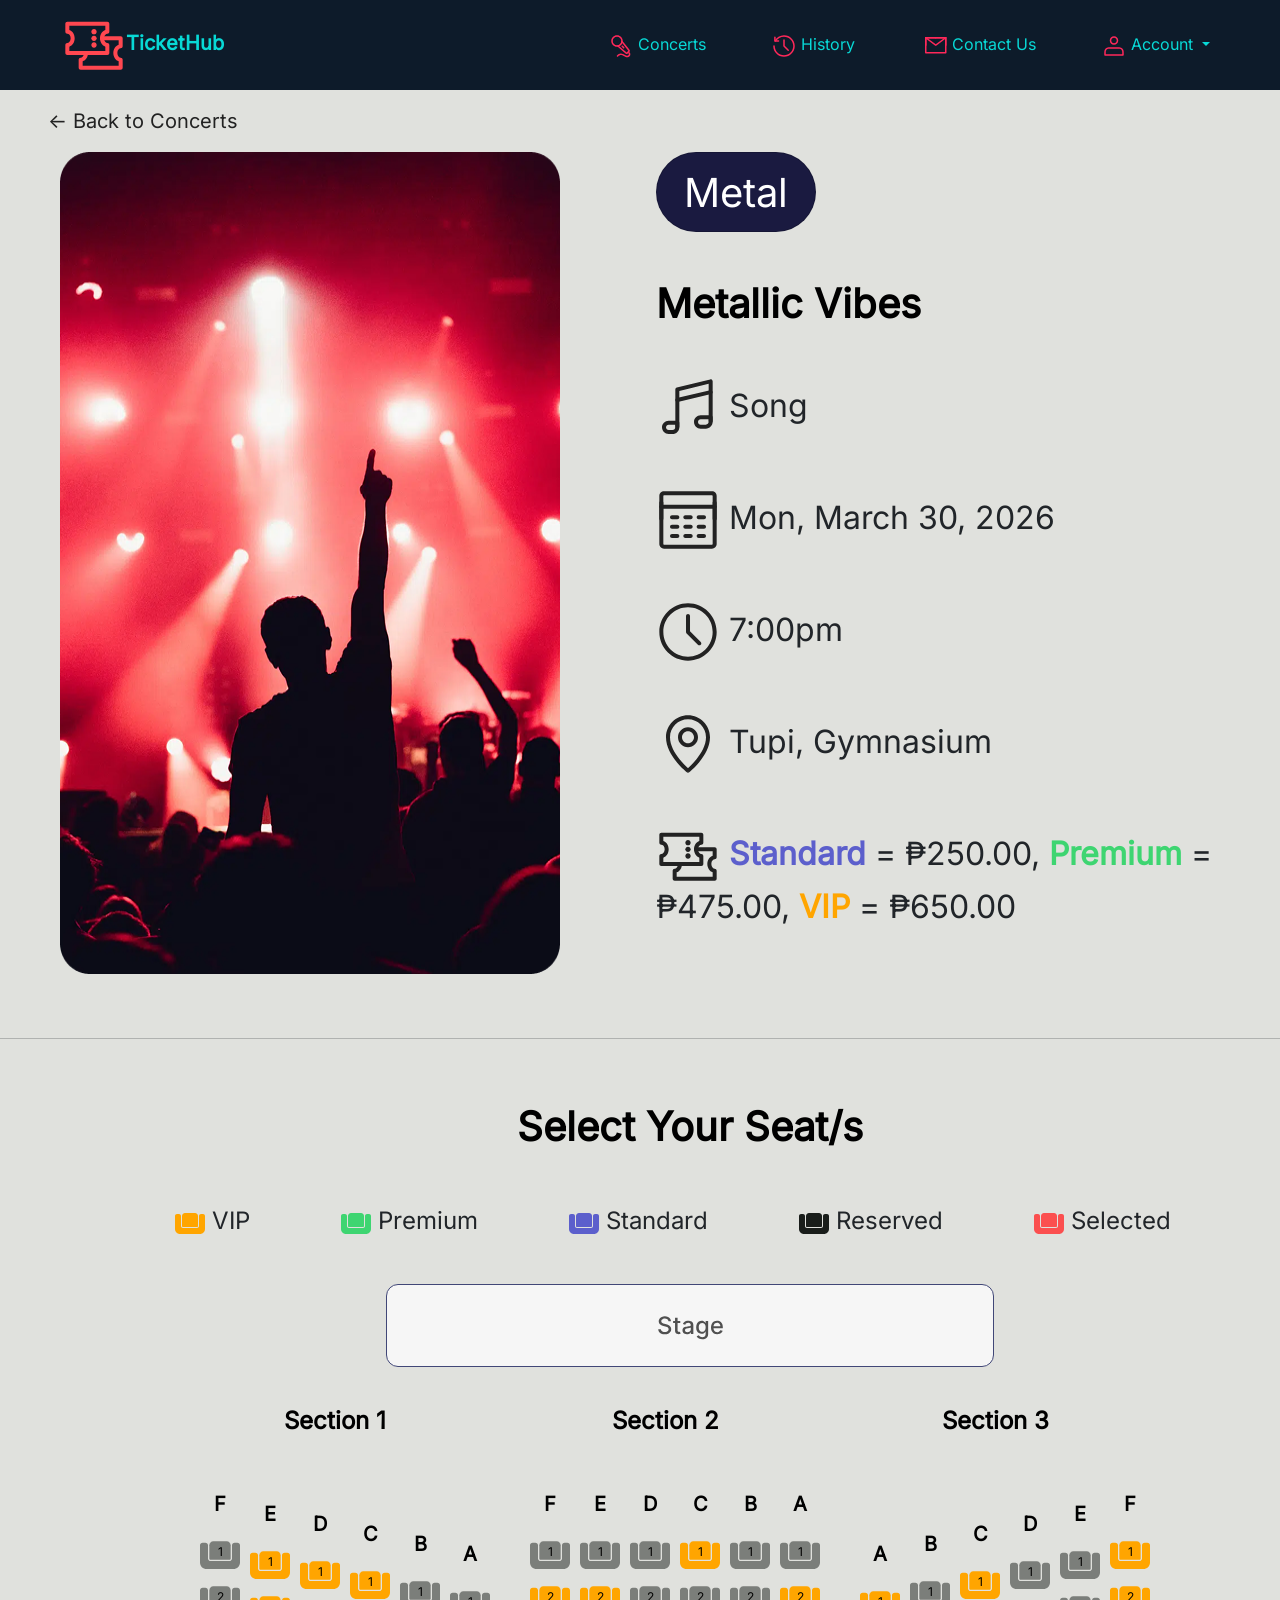
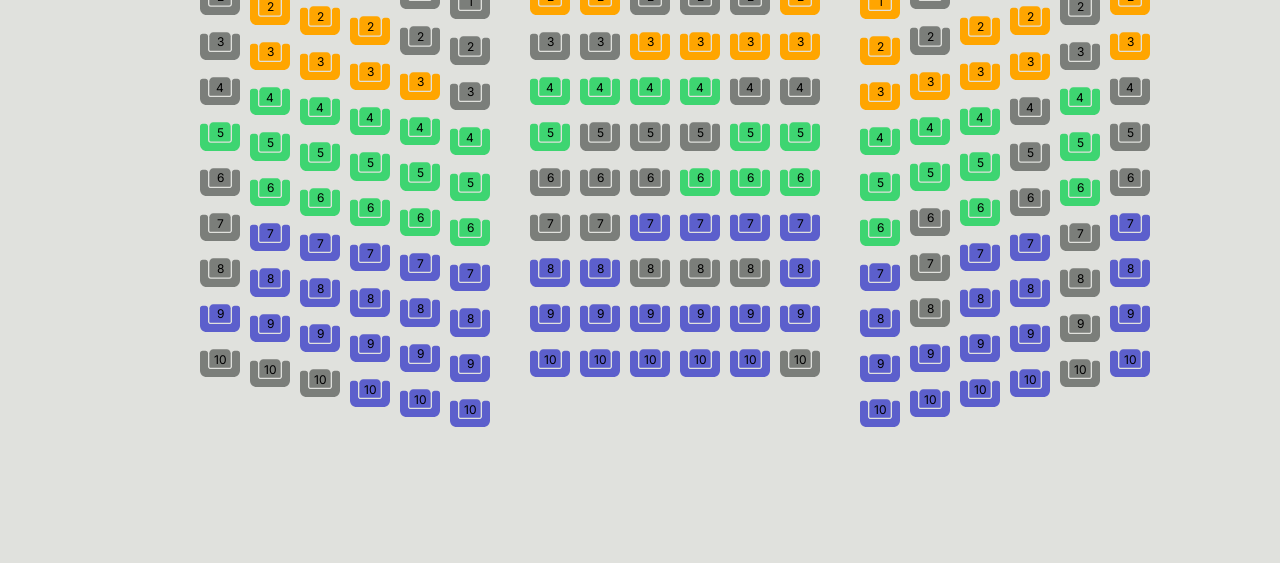
<file: HTML/concert_2.html>
<!DOCTYPE html>
<html>

<head>
    <meta charset="utf-8">
    <meta name="viewport" content="width=device-width, initial-scale=1">
    <title>TicketHub | Metallic Vibes</title>
    <!--Bootstrap-->
    <link href="https://cdn.jsdelivr.net/npm/bootstrap@5.3.8/dist/css/bootstrap.min.css" rel="stylesheet" integrity="sha384-sRIl4kxILFvY47J16cr9ZwB07vP4J8+LH7qKQnuqkuIAvNWLzeN8tE5YBujZqJLB" crossorigin="anonymous">
    <script src="https://cdn.jsdelivr.net/npm/bootstrap@5.3.8/dist/js/bootstrap.bundle.min.js" integrity="sha384-FKyoEForCGlyvwx9Hj09JcYn3nv7wiPVlz7YYwJrWVcXK/BmnVDxM+D2scQbITxI" crossorigin="anonymous"></script>
    <!--FavIcon-->
    <link rel="icon" type="image/svg+xml" href="../media/tickets-two.svg">
    <!--css link-->
    <link rel="stylesheet" type="text/css" href="../CSS/style.css">
    <link rel="stylesheet" type="text/css" href="../CSS/navstyle.css">
    <link rel="stylesheet" type="text/css" href="../CSS/concert.css">
</head>

<body data-concert-id="concert_2" data-event-name="Metallic Vibes" data-concert-date="Mon, March 30, 2026 - 7:00 PM" data-venue="Tupi Gymnasium">
    <!--Navbar-->
    <nav class="navbar navbar-expand-lg custom-navbar fixed-top">
        <div class="container-fluid">
            <div id="logo">
                <a class="navbar-brand fw-bold active" href="homepage.html"><img src="../media/tickets-two.svg">TicketHub</a>
            </div>
            <ul class="navbar-nav ">
                <li class="nav-item ">
                    <div id="concert">
                        <a class="nav-link " aria-current="page" href="homepage.html"><img src="../media/entertainment.svg"> Concerts</a>
                    </div>
                </li>
                <li class="nav-item ">
                    <div id="History">
                        <a class="nav-link " href="history.html"><img src="../media/history.svg">
                            History </a>
                    </div>
                </li>
                <li class="nav-item ">
                    <div id="Contact">
                        <a class="nav-link " href="contact.html"><img src="../media/Email.svg">
                            Contact Us </a>
                    </div>
                </li>
                <li class="nav-item dropdown">
                    <div id="account">
                        <a class="nav-link dropdown-toggle " href="#" role="button" data-bs-toggle="dropdown" aria-expanded="false"> <img src="../media/Peoples.svg"> Account
                        </a>
                        <ul class="dropdown-menu dropdown-custom">
                            <li>
                                <h6 id="welcomeUser" style="color: #08d9d6; text-align: center;"></h6>
                            </li>
                            <li><a class="dropdown-item" href="../index.html">Sign Out</a></li>
                        </ul>
                    </div>
                </li>
            </ul>
        </div>
    </nav>
    <a href="homepage.html" class="text-decoration-none fs-5 fw-light mt-3 mb-3 ms-5 d-inline-block back-btn">← Back to Concerts</a>
    <!--Details-->
    <div class="container-fluid ms-5 d-flex gap-5">
        <img src="../media/concert_2.png" class="img-fluid ">
        <div>
            <div class="card rounded-pill ms-5 mb-5" style="background-color: #1A1A40; width: 10rem; height: 5rem ;">
                <h1 class=" text-center text-white mt-3">Metal</h1>
            </div>
            <div class="ms-5 ">
                <h1 class=" fw-bold text-black mb-5">Metallic Vibes</h1>
                <h2 class="mt-4 mb-5"><img src="../media/Song.svg">&nbsp;Song</h2>
                <h2 class="mt-4 mb-5"><img src="../media/calendar.svg">&nbsp;Mon, March 30, 2026</h2>
                <h2 class="mt-4 mb-5"><img src="../media/Clock.svg">&nbsp;7:00pm</h2>
                <h2 class="mt-4 mb-5"><img src="../media/location.svg">&nbsp;Tupi, Gymnasium</h2>
                <h2 class="mt-4 mb-5"><img src="../media/Tickets.svg">&nbsp;<span style="color:#5C5FCC; font-weight: bold;">Standard</span> = ₱250.00, <span style="color:#3ED571; font-weight: bold;">Premium</span> = ₱475.00, <span style="color:#FFA500; font-weight: bold;">VIP</span> = ₱650.00</h2>
            </div>
        </div>
    </div>
    <br><br>
    <hr>
    <br><br>
    <!--Seats-->
    <div class="container-fluid text-center" style="margin-left: 50px">
        <h1 class="fw-bold text-black">Select Your Seat/s</h1>
        <br>
        <h4 class="mt-4 mb-5">
            <img src="../media/VIP.svg" style="margin-left: 50px">&nbsp;VIP&nbsp;&nbsp;&nbsp;&nbsp;&nbsp;&nbsp;&nbsp;&nbsp;&nbsp;&nbsp;&nbsp;&nbsp;
            <img src="../media/Premium.svg">&nbsp;Premium&nbsp;&nbsp;&nbsp;&nbsp;&nbsp;&nbsp;&nbsp;&nbsp;&nbsp;&nbsp;&nbsp;&nbsp;
            <img src="../media/Available.svg">&nbsp;Standard&nbsp;&nbsp;&nbsp;&nbsp;&nbsp;&nbsp;&nbsp;&nbsp;&nbsp;&nbsp;&nbsp;&nbsp;
            <img src="../media/Reserved.svg">&nbsp;Reserved&nbsp;&nbsp;&nbsp;&nbsp;&nbsp;&nbsp;&nbsp;&nbsp;&nbsp;&nbsp;&nbsp;&nbsp;
            <img src="../media/Seats.svg">&nbsp;Selected&nbsp;&nbsp;&nbsp;&nbsp;&nbsp;&nbsp;&nbsp;&nbsp;&nbsp;&nbsp;&nbsp;&nbsp;
        </h4>
        <img src="../media/Stage.svg">
    </div>
    <!--Select Seats-->
    <div class="container-fluid seat-page">
    </div>
    <div class="seat-wrapper">
        <div class="seat-section">
            <h4 class="fw-bold text-black">Section 1</h4><br><br>
            <div class="seat-grid ">
                <div class="F">
                    <h5 class="fw-bold text-black mb-4">F</h5>
                    <div class="seat">
                        <img src="../media/Reserved.svg" class="seat-icon" alt="Reserved seat">
                        <span class="seat-number">1</span>
                    </div>
                    <div class="seat">
                        <img src="../media/Reserved.svg" class="seat-icon" alt="Reserved seat">
                        <span class="seat-number">2</span>
                    </div>
                    <div class="seat">
                        <img src="../media/Reserved.svg" class="seat-icon" alt="Reserved seat">
                        <span class="seat-number">3</span>
                    </div>
                    <div class="seat">
                        <img src="../media/Reserved.svg" class="seat-icon" alt="Reserved seat">
                        <span class="seat-number">4</span>
                    </div>
                    <div class="seat">
                        <img src="../media/Premium.svg" class="seat-icon" alt="Premium seat">
                        <span class="seat-number">5</span>
                    </div>
                    <div class="seat">
                        <img src="../media/Reserved.svg" class="seat-icon" alt="Reserved seat">
                        <span class="seat-number">6</span>
                    </div>
                    <div class="seat">
                        <img src="../media/Reserved.svg" class="seat-icon" alt="Reserved seat">
                        <span class="seat-number">7</span>
                    </div>
                    <div class="seat">
                        <img src="../media/Reserved.svg" class="seat-icon" alt="Reserved seat">
                        <span class="seat-number">8</span>
                    </div>
                    <div class="seat">
                        <img src="../media/Available.svg" class="seat-icon" alt="Available seat">
                        <span class="seat-number">9</span>
                    </div>
                    <div class="seat">
                        <img src="../media/Reserved.svg" class="seat-icon" alt="Reserved seat">
                        <span class="seat-number">10</span>
                    </div>
                </div>
                <div class="E" style="margin-top: 10px;">
                    <h5 class="fw-bold text-black mb-4">E</h5>
                    <div class="seat">
                        <img src="../media/VIP.svg" class="seat-icon" alt="VIP seat">
                        <span class="seat-number">1</span>
                    </div>
                    <div class="seat">
                        <img src="../media/VIP.svg" class="seat-icon" alt="VIP seat">
                        <span class="seat-number">2</span>
                    </div>
                    <div class="seat">
                        <img src="../media/VIP.svg" class="seat-icon" alt="VIP seat">
                        <span class="seat-number">3</span>
                    </div>
                    <div class="seat">
                        <img src="../media/Premium.svg" class="seat-icon" alt="Premium seat">
                        <span class="seat-number">4</span>
                    </div>
                    <div class="seat">
                        <img src="../media/Premium.svg" class="seat-icon" alt="Premium seat">
                        <span class="seat-number">5</span>
                    </div>
                    <div class="seat">
                        <img src="../media/Premium.svg" class="seat-icon" alt="Premium seat">
                        <span class="seat-number">6</span>
                    </div>
                    <div class="seat">
                        <img src="../media/Available.svg" class="seat-icon" alt="Available seat">
                        <span class="seat-number">7</span>
                    </div>
                    <div class="seat">
                        <img src="../media/Available.svg" class="seat-icon" alt="Available seat">
                        <span class="seat-number">8</span>
                    </div>
                    <div class="seat">
                        <img src="../media/Available.svg" class="seat-icon" alt="Available seat">
                        <span class="seat-number">9</span>
                    </div>
                    <div class="seat">
                        <img src="../media/Reserved.svg" class="seat-icon" alt="Reserved seat">
                        <span class="seat-number">10</span>
                    </div>
                </div>
                <div class="D" style="margin-top: 20px">
                    <h5 class="fw-bold text-black mb-4">D</h5>
                    <div class="seat">
                        <img src="../media/VIP.svg" class="seat-icon" alt="VIP seat">
                        <span class="seat-number">1</span>
                    </div>
                    <div class="seat">
                        <img src="../media/VIP.svg" class="seat-icon" alt="VIP seat">
                        <span class="seat-number">2</span>
                    </div>
                    <div class="seat">
                        <img src="../media/VIP.svg" class="seat-icon" alt="VIP seat">
                        <span class="seat-number">3</span>
                    </div>
                    <div class="seat">
                        <img src="../media/Premium.svg" class="seat-icon" alt="Premium seat">
                        <span class="seat-number">4</span>
                    </div>
                    <div class="seat">
                        <img src="../media/Premium.svg" class="seat-icon" alt="Premium seat">
                        <span class="seat-number">5</span>
                    </div>
                    <div class="seat">
                        <img src="../media/Premium.svg" class="seat-icon" alt="Premium seat">
                        <span class="seat-number">6</span>
                    </div>
                    <div class="seat">
                        <img src="../media/Available.svg" class="seat-icon" alt="Available seat">
                        <span class="seat-number">7</span>
                    </div>
                    <div class="seat">
                        <img src="../media/Available.svg" class="seat-icon" alt="Available seat">
                        <span class="seat-number">8</span>
                    </div>
                    <div class="seat">
                        <img src="../media/Available.svg" class="seat-icon" alt="Available seat">
                        <span class="seat-number">9</span>
                    </div>
                    <div class="seat">
                        <img src="../media/Reserved.svg" class="seat-icon" alt="Reserved seat">
                        <span class="seat-number">10</span>
                    </div>
                </div>
                <div class="C" style="margin-top: 30px; ">
                    <h5 class="fw-bold text-black mb-4">C</h5>
                    <div class="seat">
                        <img src="../media/VIP.svg" class="seat-icon" alt="VIP seat">
                        <span class="seat-number">1</span>
                    </div>
                    <div class="seat">
                        <img src="../media/VIP.svg" class="seat-icon" alt="VIP seat">
                        <span class="seat-number">2</span>
                    </div>
                    <div class="seat">
                        <img src="../media/VIP.svg" class="seat-icon" alt="VIP seat">
                        <span class="seat-number">3</span>
                    </div>
                    <div class="seat">
                        <img src="../media/Premium.svg" class="seat-icon" alt="Premium seat">
                        <span class="seat-number">4</span>
                    </div>
                    <div class="seat">
                        <img src="../media/Premium.svg" class="seat-icon" alt="Premium seat">
                        <span class="seat-number">5</span>
                    </div>
                    <div class="seat">
                        <img src="../media/Premium.svg" class="seat-icon" alt="Premium seat">
                        <span class="seat-number">6</span>
                    </div>
                    <div class="seat">
                        <img src="../media/Available.svg" class="seat-icon" alt="Available seat">
                        <span class="seat-number">7</span>
                    </div>
                    <div class="seat">
                        <img src="../media/Available.svg" class="seat-icon" alt="Available seat">
                        <span class="seat-number">8</span>
                    </div>
                    <div class="seat">
                        <img src="../media/Available.svg" class="seat-icon" alt="Available seat">
                        <span class="seat-number">9</span>
                    </div>
                    <div class="seat">
                        <img src="../media/Available.svg" class="seat-icon" alt="Available seat">
                        <span class="seat-number">10</span>
                    </div>
                </div>
                <div class="B" style="margin-top: 40px; ">
                    <h5 class="fw-bold text-black mb-4">B</h5>
                    <div class="seat">
                        <img src="../media/Reserved.svg" class="seat-icon" alt="Reserved seat">
                        <span class="seat-number">1</span>
                    </div>
                    <div class="seat">
                        <img src="../media/Reserved.svg" class="seat-icon" alt="Reserved seat">
                        <span class="seat-number">2</span>
                    </div>
                    <div class="seat">
                        <img src="../media/VIP.svg" class="seat-icon" alt="VIP seat">
                        <span class="seat-number">3</span>
                    </div>
                    <div class="seat">
                        <img src="../media/Premium.svg" class="seat-icon" alt="Premium seat">
                        <span class="seat-number">4</span>
                    </div>
                    <div class="seat">
                        <img src="../media/Premium.svg" class="seat-icon" alt="Premium seat">
                        <span class="seat-number">5</span>
                    </div>
                    <div class="seat">
                        <img src="../media/Premium.svg" class="seat-icon" alt="Premium seat">
                        <span class="seat-number">6</span>
                    </div>
                    <div class="seat">
                        <img src="../media/Available.svg" class="seat-icon" alt="Available seat">
                        <span class="seat-number">7</span>
                    </div>
                    <div class="seat">
                        <img src="../media/Available.svg" class="seat-icon" alt="Available seat">
                        <span class="seat-number">8</span>
                    </div>
                    <div class="seat">
                        <img src="../media/Available.svg" class="seat-icon" alt="Available seat">
                        <span class="seat-number">9</span>
                    </div>
                    <div class="seat">
                        <img src="../media/Available.svg" class="seat-icon" alt="Available seat">
                        <span class="seat-number">10</span>
                    </div>
                </div>
                <div class="A" style="margin-top: 50px; ">
                    <h5 class="fw-bold text-black mb-4">A</h5>
                    <div class="seat">
                        <img src="../media/Reserved.svg" class="seat-icon" alt="Reserved seat">
                        <span class="seat-number">1</span>
                    </div>
                    <div class="seat">
                        <img src="../media/Reserved.svg" class="seat-icon" alt="Reserved seat">
                        <span class="seat-number">2</span>
                    </div>
                    <div class="seat">
                        <img src="../media/Reserved.svg" class="seat-icon" alt="Reserved seat">
                        <span class="seat-number">3</span>
                    </div>
                    <div class="seat">
                        <img src="../media/Premium.svg" class="seat-icon" alt="Premium seat">
                        <span class="seat-number">4</span>
                    </div>
                    <div class="seat">
                        <img src="../media/Premium.svg" class="seat-icon" alt="Premium seat">
                        <span class="seat-number">5</span>
                    </div>
                    <div class="seat">
                        <img src="../media/Premium.svg" class="seat-icon" alt="Premium seat">
                        <span class="seat-number">6</span>
                    </div>
                    <div class="seat">
                        <img src="../media/Available.svg" class="seat-icon" alt="Available seat">
                        <span class="seat-number">7</span>
                    </div>
                    <div class="seat">
                        <img src="../media/Available.svg" class="seat-icon" alt="Available seat">
                        <span class="seat-number">8</span>
                    </div>
                    <div class="seat">
                        <img src="../media/Available.svg" class="seat-icon" alt="Available seat">
                        <span class="seat-number">9</span>
                    </div>
                    <div class="seat">
                        <img src="../media/Available.svg" class="seat-icon" alt="Available seat">
                        <span class="seat-number">10</span>
                    </div>
                </div>
            </div>
        </div>
        <div class="seat-section">
            <h4 class="fw-bold text-black">Section 2</h4><br><br>
            <div class="seat-grid ">
                <div class="F">
                    <h5 class="fw-bold text-black mb-4">F</h5>
                    <div class="seat">
                        <img src="../media/Reserved.svg" class="seat-icon" alt="Reserved seat">
                        <span class="seat-number">1</span>
                    </div>
                    <div class="seat">
                        <img src="../media/VIP.svg" class="seat-icon" alt="VIP seat">
                        <span class="seat-number">2</span>
                    </div>
                    <div class="seat">
                        <img src="../media/Reserved.svg" class="seat-icon" alt="Reserved seat">
                        <span class="seat-number">3</span>
                    </div>
                    <div class="seat">
                        <img src="../media/Premium.svg" class="seat-icon" alt="Premium seat">
                        <span class="seat-number">4</span>
                    </div>
                    <div class="seat">
                        <img src="../media/Premium.svg" class="seat-icon" alt="Premium seat">
                        <span class="seat-number">5</span>
                    </div>
                    <div class="seat">
                        <img src="../media/Reserved.svg" class="seat-icon" alt="Reserved seat">
                        <span class="seat-number">6</span>
                    </div>
                    <div class="seat">
                        <img src="../media/Reserved.svg" class="seat-icon" alt="Reserved seat">
                        <span class="seat-number">7</span>
                    </div>
                    <div class="seat">
                        <img src="../media/Available.svg" class="seat-icon" alt="Available seat">
                        <span class="seat-number">8</span>
                    </div>
                    <div class="seat">
                        <img src="../media/Available.svg" class="seat-icon" alt="Available seat">
                        <span class="seat-number">9</span>
                    </div>
                    <div class="seat">
                        <img src="../media/Available.svg" class="seat-icon" alt="Available seat">
                        <span class="seat-number">10</span>
                    </div>
                </div>
                <div class="E">
                    <h5 class="fw-bold text-black mb-4">E</h5>
                    <div class="seat">
                        <img src="../media/Reserved.svg" class="seat-icon" alt="Reserved seat">
                        <span class="seat-number">1</span>
                    </div>
                    <div class="seat">
                        <img src="../media/VIP.svg" class="seat-icon" alt="VIP seat">
                        <span class="seat-number">2</span>
                    </div>
                    <div class="seat">
                        <img src="../media/Reserved.svg" class="seat-icon" alt="Reserved seat">
                        <span class="seat-number">3</span>
                    </div>
                    <div class="seat">
                        <img src="../media/Premium.svg" class="seat-icon" alt="Premium seat">
                        <span class="seat-number">4</span>
                    </div>
                    <div class="seat">
                        <img src="../media/Reserved.svg" class="seat-icon" alt="Reserved seat">
                        <span class="seat-number">5</span>
                    </div>
                    <div class="seat">
                        <img src="../media/Reserved.svg" class="seat-icon" alt="Reserved seat">
                        <span class="seat-number">6</span>
                    </div>
                    <div class="seat">
                        <img src="../media/Reserved.svg" class="seat-icon" alt="Reserved seat">
                        <span class="seat-number">7</span>
                    </div>
                    <div class="seat">
                        <img src="../media/Available.svg" class="seat-icon" alt="Available seat">
                        <span class="seat-number">8</span>
                    </div>
                    <div class="seat">
                        <img src="../media/Available.svg" class="seat-icon" alt="Available seat">
                        <span class="seat-number">9</span>
                    </div>
                    <div class="seat">
                        <img src="../media/Available.svg" class="seat-icon" alt="Available seat">
                        <span class="seat-number">10</span>
                    </div>
                </div>
                <div class="D">
                    <h5 class="fw-bold text-black mb-4">D</h5>
                    <div class="seat">
                        <img src="../media/Reserved.svg" class="seat-icon" alt="Reserved seat">
                        <span class="seat-number">1</span>
                    </div>
                    <div class="seat">
                        <img src="../media/Reserved.svg" class="seat-icon" alt="Reserved seat">
                        <span class="seat-number">2</span>
                    </div>
                    <div class="seat">
                        <img src="../media/VIP.svg" class="seat-icon" alt="VIP seat">
                        <span class="seat-number">3</span>
                    </div>
                    <div class="seat">
                        <img src="../media/Premium.svg" class="seat-icon" alt="Premium seat">
                        <span class="seat-number">4</span>
                    </div>
                    <div class="seat">
                        <img src="../media/Reserved.svg" class="seat-icon" alt="Reserved seat">
                        <span class="seat-number">5</span>
                    </div>
                    <div class="seat">
                        <img src="../media/Reserved.svg" class="seat-icon" alt="Reserved seat">
                        <span class="seat-number">6</span>
                    </div>
                    <div class="seat">
                        <img src="../media/Available.svg" class="seat-icon" alt="Available seat">
                        <span class="seat-number">7</span>
                    </div>
                    <div class="seat">
                        <img src="../media/Reserved.svg" class="seat-icon" alt="Reserved seat">
                        <span class="seat-number">8</span>
                    </div>
                    <div class="seat">
                        <img src="../media/Available.svg" class="seat-icon" alt="Available seat">
                        <span class="seat-number">9</span>
                    </div>
                    <div class="seat">
                        <img src="../media/Available.svg" class="seat-icon" alt="Available seat">
                        <span class="seat-number">10</span>
                    </div>
                </div>
                <div class="C">
                    <h5 class="fw-bold text-black mb-4">C</h5>
                    <div class="seat">
                        <img src="../media/VIP.svg" class="seat-icon" alt="VIP seat">
                        <span class="seat-number">1</span>
                    </div>
                    <div class="seat">
                        <img src="../media/Reserved.svg" class="seat-icon" alt="Reserved seat">
                        <span class="seat-number">2</span>
                    </div>
                    <div class="seat">
                        <img src="../media/VIP.svg" class="seat-icon" alt="VIP seat">
                        <span class="seat-number">3</span>
                    </div>
                    <div class="seat">
                        <img src="../media/Premium.svg" class="seat-icon" alt="Premium seat">
                        <span class="seat-number">4</span>
                    </div>
                    <div class="seat">
                        <img src="../media/Reserved.svg" class="seat-icon" alt="Reserved seat">
                        <span class="seat-number">5</span>
                    </div>
                    <div class="seat">
                        <img src="../media/Premium.svg" class="seat-icon" alt="Premium seat">
                        <span class="seat-number">6</span>
                    </div>
                    <div class="seat">
                        <img src="../media/Available.svg" class="seat-icon" alt="Available seat">
                        <span class="seat-number">7</span>
                    </div>
                    <div class="seat">
                        <img src="../media/Reserved.svg" class="seat-icon" alt="Reserved seat">
                        <span class="seat-number">8</span>
                    </div>
                    <div class="seat">
                        <img src="../media/Available.svg" class="seat-icon" alt="Available seat">
                        <span class="seat-number">9</span>
                    </div>
                    <div class="seat">
                        <img src="../media/Available.svg" class="seat-icon" alt="Available seat">
                        <span class="seat-number">10</span>
                    </div>
                </div>
                <div class="B">
                    <h5 class="fw-bold text-black mb-4">B</h5>
                    <div class="seat">
                        <img src="../media/Reserved.svg" class="seat-icon" alt="Reserved seat">
                        <span class="seat-number">1</span>
                    </div>
                    <div class="seat">
                        <img src="../media/Reserved.svg" class="seat-icon" alt="Reserved seat">
                        <span class="seat-number">2</span>
                    </div>
                    <div class="seat">
                        <img src="../media/VIP.svg" class="seat-icon" alt="VIP seat">
                        <span class="seat-number">3</span>
                    </div>
                    <div class="seat">
                        <img src="../media/Reserved.svg" class="seat-icon" alt="Reserved seat">
                        <span class="seat-number">4</span>
                    </div>
                    <div class="seat">
                        <img src="../media/Premium.svg" class="seat-icon" alt="Premium seat">
                        <span class="seat-number">5</span>
                    </div>
                    <div class="seat">
                        <img src="../media/Premium.svg" class="seat-icon" alt="Premium seat">
                        <span class="seat-number">6</span>
                    </div>
                    <div class="seat">
                        <img src="../media/Available.svg" class="seat-icon" alt="Available seat">
                        <span class="seat-number">7</span>
                    </div>
                    <div class="seat">
                        <img src="../media/Reserved.svg" class="seat-icon" alt="Reserved seat">
                        <span class="seat-number">8</span>
                    </div>
                    <div class="seat">
                        <img src="../media/Available.svg" class="seat-icon" alt="Available seat">
                        <span class="seat-number">9</span>
                    </div>
                    <div class="seat">
                        <img src="../media/Available.svg" class="seat-icon" alt="Available seat">
                        <span class="seat-number">10</span>
                    </div>
                </div>
                <div class="A">
                    <h5 class="fw-bold text-black mb-4">A</h5>
                    <div class="seat">
                        <img src="../media/Reserved.svg" class="seat-icon" alt="Reserved seat">
                        <span class="seat-number">1</span>
                    </div>
                    <div class="seat">
                        <img src="../media/VIP.svg" class="seat-icon" alt="VIP seat">
                        <span class="seat-number">2</span>
                    </div>
                    <div class="seat">
                        <img src="../media/VIP.svg" class="seat-icon" alt="VIP seat">
                        <span class="seat-number">3</span>
                    </div>
                    <div class="seat">
                        <img src="../media/Reserved.svg" class="seat-icon" alt="Reserved seat">
                        <span class="seat-number">4</span>
                    </div>
                    <div class="seat">
                        <img src="../media/Premium.svg" class="seat-icon" alt="Premium seat">
                        <span class="seat-number">5</span>
                    </div>
                    <div class="seat">
                        <img src="../media/Premium.svg" class="seat-icon" alt="Premium seat">
                        <span class="seat-number">6</span>
                    </div>
                    <div class="seat">
                        <img src="../media/Available.svg" class="seat-icon" alt="Available seat">
                        <span class="seat-number">7</span>
                    </div>
                    <div class="seat">
                        <img src="../media/Available.svg" class="seat-icon" alt="Available seat">
                        <span class="seat-number">8</span>
                    </div>
                    <div class="seat">
                        <img src="../media/Available.svg" class="seat-icon" alt="Available seat">
                        <span class="seat-number">9</span>
                    </div>
                    <div class="seat">
                        <img src="../media/Reserved.svg" class="seat-icon" alt="Reserved seat">
                        <span class="seat-number">10</span>
                    </div>
                </div>
            </div>
        </div>
        <div class="seat-section">
            <h4 class="fw-bold text-black">Section 3</h4><br><br>
            <div class="seat-grid ">
                <div class="A" style="margin-top : 50px">
                    <h5 class="fw-bold text-black mb-4">A</h5>
                    <div class="seat">
                        <img src="../media/VIP.svg" class="seat-icon" alt="VIP seat">
                        <span class="seat-number">1</span>
                    </div>
                    <div class="seat">
                        <img src="../media/VIP.svg" class="seat-icon" alt="VIP seat">
                        <span class="seat-number">2</span>
                    </div>
                    <div class="seat">
                        <img src="../media/VIP.svg" class="seat-icon" alt="VIP seat">
                        <span class="seat-number">3</span>
                    </div>
                    <div class="seat">
                        <img src="../media/Premium.svg" class="seat-icon" alt="Premium seat">
                        <span class="seat-number">4</span>
                    </div>
                    <div class="seat">
                        <img src="../media/Premium.svg" class="seat-icon" alt="Premium seat">
                        <span class="seat-number">5</span>
                    </div>
                    <div class="seat">
                        <img src="../media/Premium.svg" class="seat-icon" alt="Premium seat">
                        <span class="seat-number">6</span>
                    </div>
                    <div class="seat">
                        <img src="../media/Available.svg" class="seat-icon" alt="Available seat">
                        <span class="seat-number">7</span>
                    </div>
                    <div class="seat">
                        <img src="../media/Available.svg" class="seat-icon" alt="Available seat">
                        <span class="seat-number">8</span>
                    </div>
                    <div class="seat">
                        <img src="../media/Available.svg" class="seat-icon" alt="Available seat">
                        <span class="seat-number">9</span>
                    </div>
                    <div class="seat">
                        <img src="../media/Available.svg" class="seat-icon" alt="Available seat">
                        <span class="seat-number">10</span>
                    </div>
                </div>
                <div class="B" style="margin-top: 40px;">
                    <h5 class="fw-bold text-black mb-4">B</h5>
                    <div class="seat">
                        <img src="../media/Reserved.svg" class="seat-icon" alt="Reserved seat">
                        <span class="seat-number">1</span>
                    </div>
                    <div class="seat">
                        <img src="../media/Reserved.svg" class="seat-icon" alt="Reserved seat">
                        <span class="seat-number">2</span>
                    </div>
                    <div class="seat">
                        <img src="../media/VIP.svg" class="seat-icon" alt="VIP seat">
                        <span class="seat-number">3</span>
                    </div>
                    <div class="seat">
                        <img src="../media/Premium.svg" class="seat-icon" alt="Premium seat">
                        <span class="seat-number">4</span>
                    </div>
                    <div class="seat">
                        <img src="../media/Premium.svg" class="seat-icon" alt="Premium seat">
                        <span class="seat-number">5</span>
                    </div>
                    <div class="seat">
                        <img src="../media/Reserved.svg" class="seat-icon" alt="Reserved seat">
                        <span class="seat-number">6</span>
                    </div>
                    <div class="seat">
                        <img src="../media/Reserved.svg" class="seat-icon" alt="Available seat">
                        <span class="seat-number">7</span>
                    </div>
                    <div class="seat">
                        <img src="../media/Reserved.svg" class="seat-icon" alt="Reserved seat">
                        <span class="seat-number">8</span>
                    </div>
                    <div class="seat">
                        <img src="../media/Available.svg" class="seat-icon" alt="Available seat">
                        <span class="seat-number">9</span>
                    </div>
                    <div class="seat">
                        <img src="../media/Available.svg" class="seat-icon" alt="Available seat">
                        <span class="seat-number">10</span>
                    </div>
                </div>
                <div class="C" style="margin-top: 30px">
                    <h5 class="fw-bold text-black mb-4">C</h5>
                    <div class="seat">
                        <img src="../media/VIP.svg" class="seat-icon" alt="VIP seat">
                        <span class="seat-number">1</span>
                    </div>
                    <div class="seat">
                        <img src="../media/VIP.svg" class="seat-icon" alt="VIP seat">
                        <span class="seat-number">2</span>
                    </div>
                    <div class="seat">
                        <img src="../media/VIP.svg" class="seat-icon" alt="VIP seat">
                        <span class="seat-number">3</span>
                    </div>
                    <div class="seat">
                        <img src="../media/Premium.svg" class="seat-icon" alt="Premium seat">
                        <span class="seat-number">4</span>
                    </div>
                    <div class="seat">
                        <img src="../media/Premium.svg" class="seat-icon" alt="Premium seat">
                        <span class="seat-number">5</span>
                    </div>
                    <div class="seat">
                        <img src="../media/Premium.svg" class="seat-icon" alt="Premium seat">
                        <span class="seat-number">6</span>
                    </div>
                    <div class="seat">
                        <img src="../media/Available.svg" class="seat-icon" alt="Available seat">
                        <span class="seat-number">7</span>
                    </div>
                    <div class="seat">
                        <img src="../media/Available.svg" class="seat-icon" alt="Available seat">
                        <span class="seat-number">8</span>
                    </div>
                    <div class="seat">
                        <img src="../media/Available.svg" class="seat-icon" alt="Available seat">
                        <span class="seat-number">9</span>
                    </div>
                    <div class="seat">
                        <img src="../media/Available.svg" class="seat-icon" alt="Available seat">
                        <span class="seat-number">10</span>
                    </div>
                </div>
                <div class="D" style="margin-top: 20px; ">
                    <h5 class="fw-bold text-black mb-4">D</h5>
                    <div class="seat">
                        <img src="../media/Reserved.svg" class="seat-icon" alt="Reserved seat">
                        <span class="seat-number">1</span>
                    </div>
                    <div class="seat">
                        <img src="../media/VIP.svg" class="seat-icon" alt="VIP seat">
                        <span class="seat-number">2</span>
                    </div>
                    <div class="seat">
                        <img src="../media/VIP.svg" class="seat-icon" alt="VIP seat">
                        <span class="seat-number">3</span>
                    </div>
                    <div class="seat">
                        <img src="../media/Reserved.svg" class="seat-icon" alt="Reserved seat">
                        <span class="seat-number">4</span>
                    </div>
                    <div class="seat">
                        <img src="../media/Reserved.svg" class="seat-icon" alt="Reserved seat">
                        <span class="seat-number">5</span>
                    </div>
                    <div class="seat">
                        <img src="../media/Reserved.svg" class="seat-icon" alt="Reserved seat">
                        <span class="seat-number">6</span>
                    </div>
                    <div class="seat">
                        <img src="../media/Available.svg" class="seat-icon" alt="Available seat">
                        <span class="seat-number">7</span>
                    </div>
                    <div class="seat">
                        <img src="../media/Available.svg" class="seat-icon" alt="Available seat">
                        <span class="seat-number">8</span>
                    </div>
                    <div class="seat">
                        <img src="../media/Available.svg" class="seat-icon" alt="Available seat">
                        <span class="seat-number">9</span>
                    </div>
                    <div class="seat">
                        <img src="../media/Available.svg" class="seat-icon" alt="Available seat">
                        <span class="seat-number">10</span>
                    </div>
                </div>
                <div class="E" style="margin-top: 10px; ">
                    <h5 class="fw-bold text-black mb-4">E</h5>
                    <div class="seat">
                        <img src="../media/Reserved.svg" class="seat-icon" alt="Reserved seat">
                        <span class="seat-number">1</span>
                    </div>
                    <div class="seat">
                        <img src="../media/Reserved.svg" class="seat-icon" alt="Reserved seat">
                        <span class="seat-number">2</span>
                    </div>
                    <div class="seat">
                        <img src="../media/Reserved.svg" class="seat-icon" alt="Reserved seat">
                        <span class="seat-number">3</span>
                    </div>
                    <div class="seat">
                        <img src="../media/Premium.svg" class="seat-icon" alt="Premium seat">
                        <span class="seat-number">4</span>
                    </div>
                    <div class="seat">
                        <img src="../media/Premium.svg" class="seat-icon" alt="Premium seat">
                        <span class="seat-number">5</span>
                    </div>
                    <div class="seat">
                        <img src="../media/Premium.svg" class="seat-icon" alt="Premium seat">
                        <span class="seat-number">6</span>
                    </div>
                    <div class="seat">
                        <img src="../media/Reserved.svg" class="seat-icon" alt="Reserved seat">
                        <span class="seat-number">7</span>
                    </div>
                    <div class="seat">
                        <img src="../media/Reserved.svg" class="seat-icon" alt="Reserved seat">
                        <span class="seat-number">8</span>
                    </div>
                    <div class="seat">
                        <img src="../media/Reserved.svg" class="seat-icon" alt="Reserved seat">
                        <span class="seat-number">9</span>
                    </div>
                    <div class="seat">
                        <img src="../media/Reserved.svg" class="seat-icon" alt="Reserved seat">
                        <span class="seat-number">10</span>
                    </div>
                </div>
                <div class="F">
                    <h5 class="fw-bold text-black mb-4">F</h5>
                    <div class="seat">
                        <img src="../media/VIP.svg" class="seat-icon" alt="VIP seat">
                        <span class="seat-number">1</span>
                    </div>
                    <div class="seat">
                        <img src="../media/VIP.svg" class="seat-icon" alt="VIP seat">
                        <span class="seat-number">2</span>
                    </div>
                    <div class="seat">
                        <img src="../media/VIP.svg" class="seat-icon" alt="VIP seat">
                        <span class="seat-number">3</span>
                    </div>
                    <div class="seat">
                        <img src="../media/Reserved.svg" class="seat-icon" alt="Reserved seat">
                        <span class="seat-number">4</span>
                    </div>
                    <div class="seat">
                        <img src="../media/Reserved.svg" class="seat-icon" alt="Reserved seat">
                        <span class="seat-number">5</span>
                    </div>
                    <div class="seat">
                        <img src="../media/Reserved.svg" class="seat-icon" alt="Reserved seat">
                        <span class="seat-number">6</span>
                    </div>
                    <div class="seat">
                        <img src="../media/Available.svg" class="seat-icon" alt="Available seat">
                        <span class="seat-number">7</span>
                    </div>
                    <div class="seat">
                        <img src="../media/Available.svg" class="seat-icon" alt="Available seat">
                        <span class="seat-number">8</span>
                    </div>
                    <div class="seat">
                        <img src="../media/Available.svg" class="seat-icon" alt="Available seat">
                        <span class="seat-number">9</span>
                    </div>
                    <div class="seat">
                        <img src="../media/Available.svg" class="seat-icon" alt="Available seat">
                        <span class="seat-number">10</span>
                    </div>
                </div>
            </div>
        </div>
    </div>
    </div>
    <div class="bottom-bar">
        <div class="fw-semibold">2 seat/s selected ₱ 300.00</div>
        <button class="remove-btn">Remove All</button>
        <button class="cart-btn" id="buyBtn">Buy Ticket</button>
    </div>
    <script src="../JS/ticketStore.js"></script>
    <script src="../JS/concert.js"></script>
    <script src="../JS/main.js"></script>
    <br><br><br><br><br>
</body>

</html>
</file>
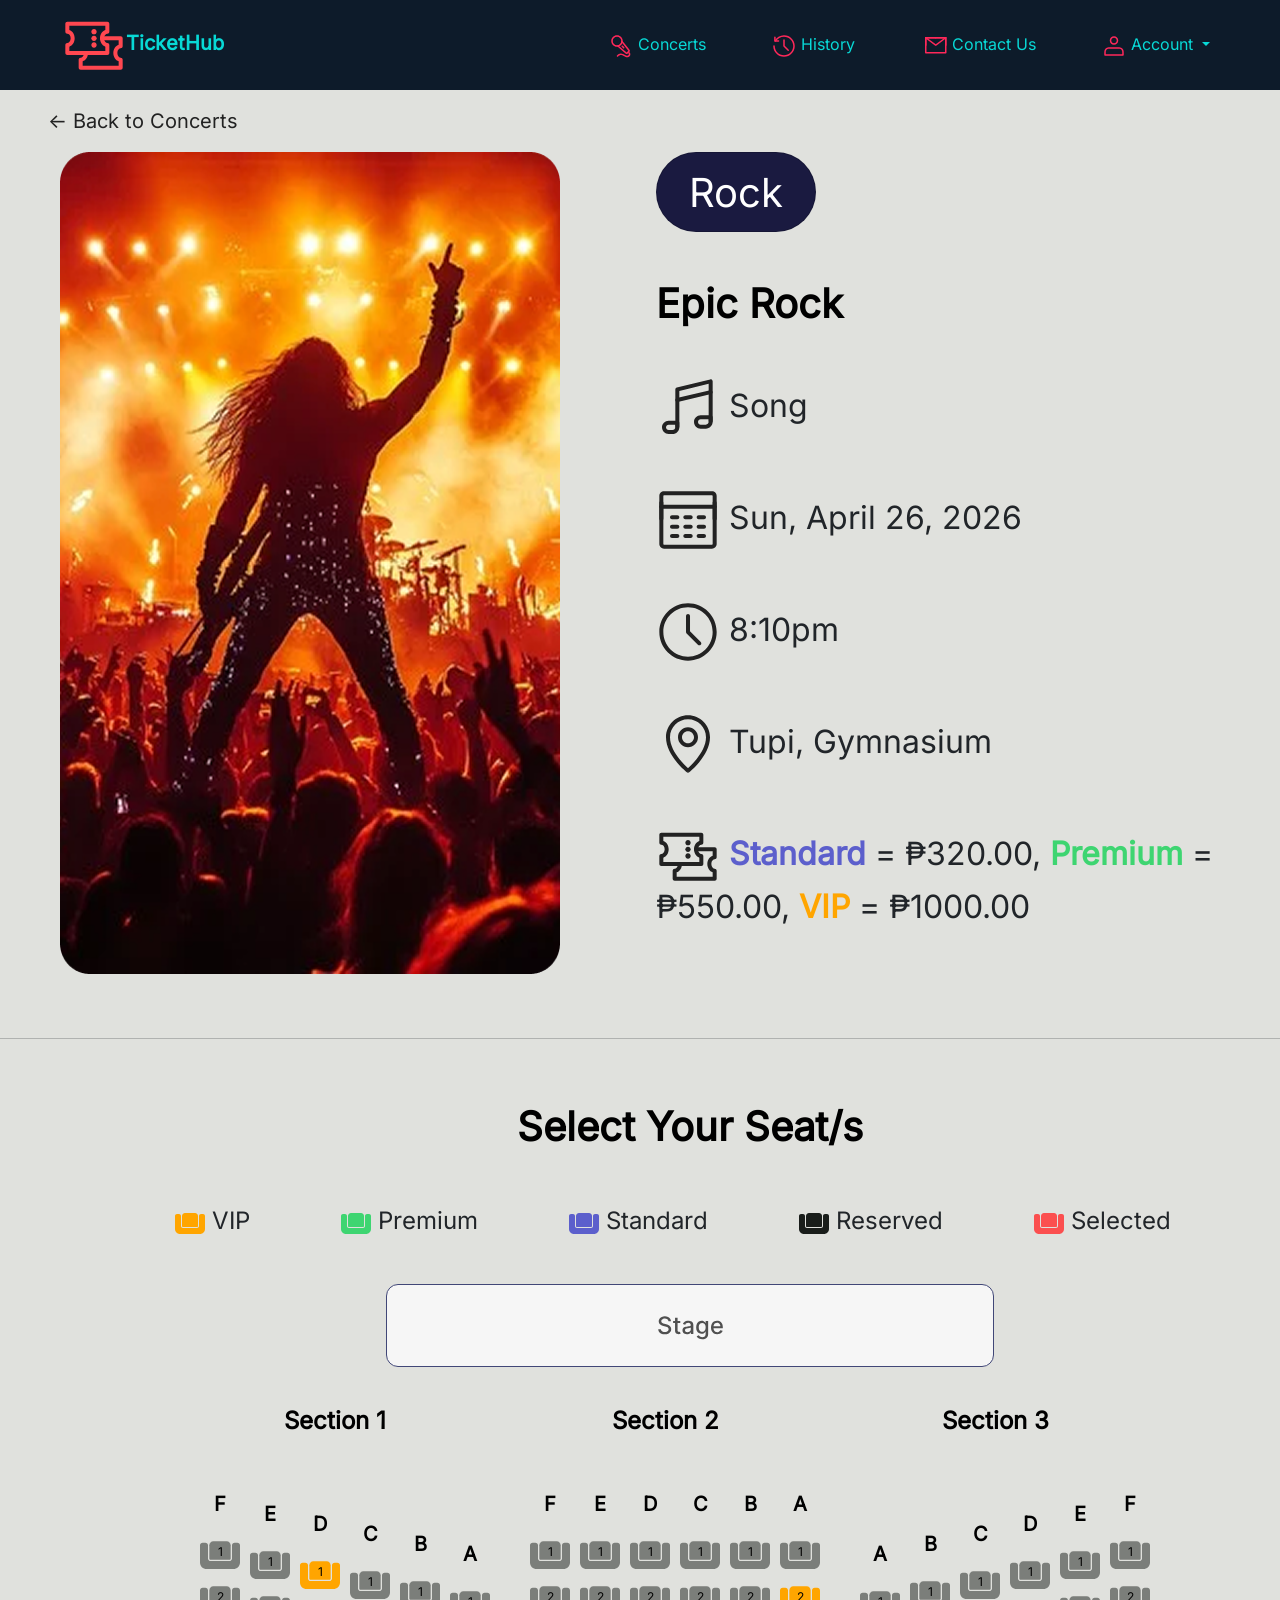
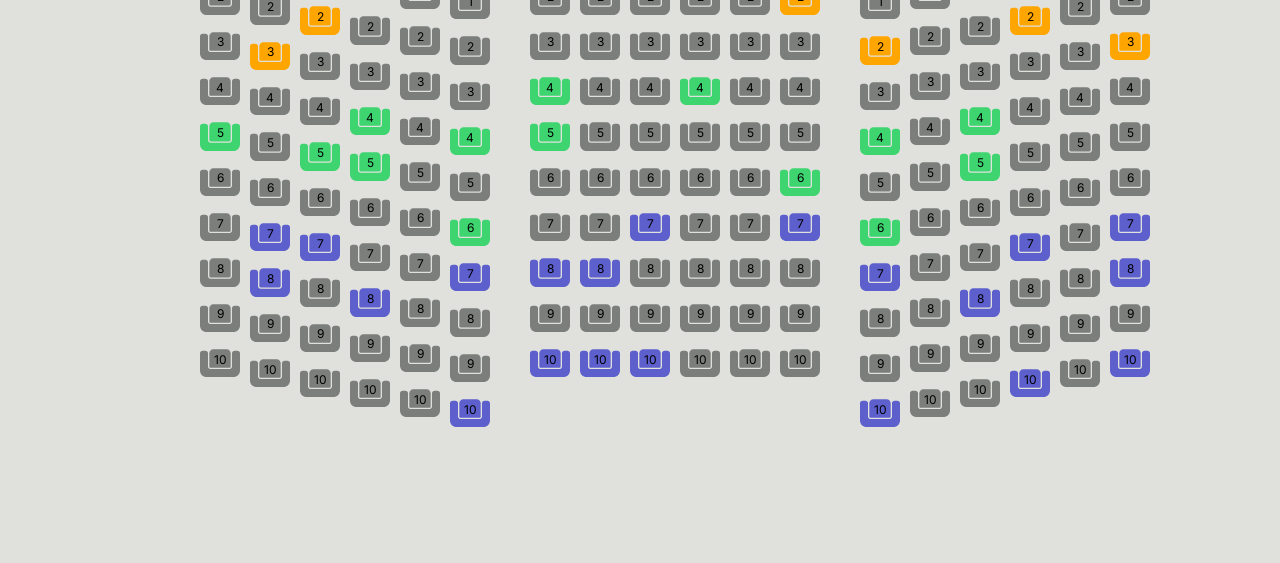
<file: HTML/concert_3.html>
<!DOCTYPE html>
<html>

<head>
    <meta charset="utf-8">
    <meta name="viewport" content="width=device-width, initial-scale=1">
    <title>TicketHub | Epic Rock</title>
    <!--Bootstrap-->
    <link href="https://cdn.jsdelivr.net/npm/bootstrap@5.3.8/dist/css/bootstrap.min.css" rel="stylesheet" integrity="sha384-sRIl4kxILFvY47J16cr9ZwB07vP4J8+LH7qKQnuqkuIAvNWLzeN8tE5YBujZqJLB" crossorigin="anonymous">
    <script src="https://cdn.jsdelivr.net/npm/bootstrap@5.3.8/dist/js/bootstrap.bundle.min.js" integrity="sha384-FKyoEForCGlyvwx9Hj09JcYn3nv7wiPVlz7YYwJrWVcXK/BmnVDxM+D2scQbITxI" crossorigin="anonymous"></script>
    <!--FavIcon-->
    <link rel="icon" type="image/svg+xml" href="../media/tickets-two.svg">
    <!--css link-->
    <link rel="stylesheet" type="text/css" href="../CSS/style.css">
    <link rel="stylesheet" type="text/css" href="../CSS/navstyle.css">
    <link rel="stylesheet" type="text/css" href="../CSS/concert.css">
</head>

<body data-concert-id="concert_3" data-event-name="Epic Rock" data-concert-date="Sun, April 26, 2026 - 8:10 PM" data-venue="Tupi Gymnasium">
    <!--Navbar-->
    <nav class="navbar navbar-expand-lg custom-navbar fixed-top">
        <div class="container-fluid">
            <div id="logo">
                <a class="navbar-brand fw-bold active" href="homepage.html"><img src="../media/tickets-two.svg">TicketHub</a>
            </div>
            <ul class="navbar-nav ">
                <li class="nav-item ">
                    <div id="concert">
                        <a class="nav-link " aria-current="page" href="homepage.html"><img src="../media/entertainment.svg"> Concerts</a>
                    </div>
                </li>
                <li class="nav-item ">
                    <div id="History">
                        <a class="nav-link " href="history.html"><img src="../media/history.svg">
                            History </a>
                    </div>
                </li>
                <li class="nav-item ">
                    <div id="Contact">
                        <a class="nav-link " href="contact.html"><img src="../media/Email.svg">
                            Contact Us </a>
                    </div>
                </li>
                <li class="nav-item dropdown">
                    <div id="account">
                        <a class="nav-link dropdown-toggle " href="#" role="button" data-bs-toggle="dropdown" aria-expanded="false"> <img src="../media/Peoples.svg"> Account
                        </a>
                        <ul class="dropdown-menu dropdown-custom">
                            <li>
                                <h6 id="welcomeUser" style="color: #08d9d6; text-align: center;"></h6>
                            </li>
                            <li><a class="dropdown-item" href="../index.html">Sign Out</a></li>
                        </ul>
                    </div>
                </li>
            </ul>
        </div>
    </nav>
    <a href="homepage.html" class="text-decoration-none fs-5 fw-light mt-3 mb-3 ms-5 d-inline-block back-btn">← Back to Concerts</a>
    <!--Details-->
    <div class="container-fluid ms-5 d-flex gap-5">
        <img src="../media/concert_3.png" class="img-fluid ">
        <div>
            <div class="card rounded-pill ms-5 mb-5" style="background-color: #1A1A40; width: 10rem; height: 5rem ;">
                <h1 class=" text-center text-white mt-3">Rock</h1>
            </div>
            <div class="ms-5 ">
                <h1 class=" fw-bold text-black mb-5">Epic Rock</h1>
                <h2 class="mt-4 mb-5"><img src="../media/Song.svg">&nbsp;Song</h2>
                <h2 class="mt-4 mb-5"><img src="../media/calendar.svg">&nbsp;Sun, April 26, 2026</h2>
                <h2 class="mt-4 mb-5"><img src="../media/Clock.svg">&nbsp;8:10pm</h2>
                <h2 class="mt-4 mb-5"><img src="../media/location.svg">&nbsp;Tupi, Gymnasium</h2>
                <h2 class="mt-4 mb-5"><img src="../media/Tickets.svg">&nbsp;<span style="color:#5C5FCC; font-weight: bold;">Standard</span> = ₱320.00, <span style="color:#3ED571; font-weight: bold;">Premium</span> = ₱550.00, <span style="color:#FFA500; font-weight: bold;">VIP</span> = ₱1000.00</h2>
            </div>
        </div>
    </div>
    <br><br>
    <hr>
    <br><br>
    <!--Seats-->
    <div class="container-fluid text-center" style="margin-left: 50px">
        <h1 class="fw-bold text-black">Select Your Seat/s</h1>
        <br>
        <h4 class="mt-4 mb-5">
            <img src="../media/VIP.svg" style="margin-left: 50px">&nbsp;VIP&nbsp;&nbsp;&nbsp;&nbsp;&nbsp;&nbsp;&nbsp;&nbsp;&nbsp;&nbsp;&nbsp;&nbsp;
            <img src="../media/Premium.svg">&nbsp;Premium&nbsp;&nbsp;&nbsp;&nbsp;&nbsp;&nbsp;&nbsp;&nbsp;&nbsp;&nbsp;&nbsp;&nbsp;
            <img src="../media/Available.svg">&nbsp;Standard&nbsp;&nbsp;&nbsp;&nbsp;&nbsp;&nbsp;&nbsp;&nbsp;&nbsp;&nbsp;&nbsp;&nbsp;
            <img src="../media/Reserved.svg">&nbsp;Reserved&nbsp;&nbsp;&nbsp;&nbsp;&nbsp;&nbsp;&nbsp;&nbsp;&nbsp;&nbsp;&nbsp;&nbsp;
            <img src="../media/Seats.svg">&nbsp;Selected&nbsp;&nbsp;&nbsp;&nbsp;&nbsp;&nbsp;&nbsp;&nbsp;&nbsp;&nbsp;&nbsp;&nbsp;
        </h4>
        <img src="../media/Stage.svg">
    </div>
    <!--Select Seats-->
    <div class="container-fluid seat-page">
    </div>
    <div class="seat-wrapper">
        <div class="seat-section">
            <h4 class="fw-bold text-black">Section 1</h4><br><br>
            <div class="seat-grid ">
                <div class="F">
                    <h5 class="fw-bold text-black mb-4">F</h5>
                    <div class="seat">
                        <img src="../media/VIP.svg" class="seat-icon" alt="VIP seat">
                        <span class="seat-number">1</span>
                    </div>
                    <div class="seat">
                        <img src="../media/Reserved.svg" class="seat-icon" alt="Reserved seat">
                        <span class="seat-number">2</span>
                    </div>
                    <div class="seat">
                        <img src="../media/Reserved.svg" class="seat-icon" alt="Reserved seat">
                        <span class="seat-number">3</span>
                    </div>
                    <div class="seat">
                        <img src="../media/Reserved.svg" class="seat-icon" alt="Reserved seat">
                        <span class="seat-number">4</span>
                    </div>
                    <div class="seat">
                        <img src="../media/Premium.svg" class="seat-icon" alt="Premium seat">
                        <span class="seat-number">5</span>
                    </div>
                    <div class="seat">
                        <img src="../media/Reserved.svg" class="seat-icon" alt="Reserved seat">
                        <span class="seat-number">6</span>
                    </div>
                    <div class="seat">
                        <img src="../media/Reserved.svg" class="seat-icon" alt="Reserved seat">
                        <span class="seat-number">7</span>
                    </div>
                    <div class="seat">
                        <img src="../media/Reserved.svg" class="seat-icon" alt="Reserved seat">
                        <span class="seat-number">8</span>
                    </div>
                    <div class="seat">
                        <img src="../media/Available.svg" class="seat-icon" alt="Available seat">
                        <span class="seat-number">9</span>
                    </div>
                    <div class="seat">
                        <img src="../media/Reserved.svg" class="seat-icon" alt="Reserved seat">
                        <span class="seat-number">10</span>
                    </div>
                </div>
                <div class="E" style="margin-top: 10px;">
                    <h5 class="fw-bold text-black mb-4">E</h5>
                    <div class="seat">
                        <img src="../media/VIP.svg" class="seat-icon" alt="VIP seat">
                        <span class="seat-number">1</span>
                    </div>
                    <div class="seat">
                        <img src="../media/VIP.svg" class="seat-icon" alt="VIP seat">
                        <span class="seat-number">2</span>
                    </div>
                    <div class="seat">
                        <img src="../media/VIP.svg" class="seat-icon" alt="VIP seat">
                        <span class="seat-number">3</span>
                    </div>
                    <div class="seat">
                        <img src="../media/Premium.svg" class="seat-icon" alt="Premium seat">
                        <span class="seat-number">4</span>
                    </div>
                    <div class="seat">
                        <img src="../media/Premium.svg" class="seat-icon" alt="Premium seat">
                        <span class="seat-number">5</span>
                    </div>
                    <div class="seat">
                        <img src="../media/Premium.svg" class="seat-icon" alt="Premium seat">
                        <span class="seat-number">6</span>
                    </div>
                    <div class="seat">
                        <img src="../media/Available.svg" class="seat-icon" alt="Available seat">
                        <span class="seat-number">7</span>
                    </div>
                    <div class="seat">
                        <img src="../media/Available.svg" class="seat-icon" alt="Available seat">
                        <span class="seat-number">8</span>
                    </div>
                    <div class="seat">
                        <img src="../media/Available.svg" class="seat-icon" alt="Available seat">
                        <span class="seat-number">9</span>
                    </div>
                    <div class="seat">
                        <img src="../media/Reserved.svg" class="seat-icon" alt="Reserved seat">
                        <span class="seat-number">10</span>
                    </div>
                </div>
                <div class="D" style="margin-top: 20px">
                    <h5 class="fw-bold text-black mb-4">D</h5>
                    <div class="seat">
                        <img src="../media/VIP.svg" class="seat-icon" alt="VIP seat">
                        <span class="seat-number">1</span>
                    </div>
                    <div class="seat">
                        <img src="../media/VIP.svg" class="seat-icon" alt="VIP seat">
                        <span class="seat-number">2</span>
                    </div>
                    <div class="seat">
                        <img src="../media/VIP.svg" class="seat-icon" alt="VIP seat">
                        <span class="seat-number">3</span>
                    </div>
                    <div class="seat">
                        <img src="../media/Premium.svg" class="seat-icon" alt="Premium seat">
                        <span class="seat-number">4</span>
                    </div>
                    <div class="seat">
                        <img src="../media/Premium.svg" class="seat-icon" alt="Premium seat">
                        <span class="seat-number">5</span>
                    </div>
                    <div class="seat">
                        <img src="../media/Premium.svg" class="seat-icon" alt="Premium seat">
                        <span class="seat-number">6</span>
                    </div>
                    <div class="seat">
                        <img src="../media/Available.svg" class="seat-icon" alt="Available seat">
                        <span class="seat-number">7</span>
                    </div>
                    <div class="seat">
                        <img src="../media/Available.svg" class="seat-icon" alt="Available seat">
                        <span class="seat-number">8</span>
                    </div>
                    <div class="seat">
                        <img src="../media/Available.svg" class="seat-icon" alt="Available seat">
                        <span class="seat-number">9</span>
                    </div>
                    <div class="seat">
                        <img src="../media/Reserved.svg" class="seat-icon" alt="Reserved seat">
                        <span class="seat-number">10</span>
                    </div>
                </div>
                <div class="C" style="margin-top: 30px; ">
                    <h5 class="fw-bold text-black mb-4">C</h5>
                    <div class="seat">
                        <img src="../media/VIP.svg" class="seat-icon" alt="VIP seat">
                        <span class="seat-number">1</span>
                    </div>
                    <div class="seat">
                        <img src="../media/VIP.svg" class="seat-icon" alt="VIP seat">
                        <span class="seat-number">2</span>
                    </div>
                    <div class="seat">
                        <img src="../media/VIP.svg" class="seat-icon" alt="VIP seat">
                        <span class="seat-number">3</span>
                    </div>
                    <div class="seat">
                        <img src="../media/Premium.svg" class="seat-icon" alt="Premium seat">
                        <span class="seat-number">4</span>
                    </div>
                    <div class="seat">
                        <img src="../media/Premium.svg" class="seat-icon" alt="Premium seat">
                        <span class="seat-number">5</span>
                    </div>
                    <div class="seat">
                        <img src="../media/Premium.svg" class="seat-icon" alt="Premium seat">
                        <span class="seat-number">6</span>
                    </div>
                    <div class="seat">
                        <img src="../media/Available.svg" class="seat-icon" alt="Available seat">
                        <span class="seat-number">7</span>
                    </div>
                    <div class="seat">
                        <img src="../media/Available.svg" class="seat-icon" alt="Available seat">
                        <span class="seat-number">8</span>
                    </div>
                    <div class="seat">
                        <img src="../media/Available.svg" class="seat-icon" alt="Available seat">
                        <span class="seat-number">9</span>
                    </div>
                    <div class="seat">
                        <img src="../media/Available.svg" class="seat-icon" alt="Available seat">
                        <span class="seat-number">10</span>
                    </div>
                </div>
                <div class="B" style="margin-top: 40px; ">
                    <h5 class="fw-bold text-black mb-4">B</h5>
                    <div class="seat">
                        <img src="../media/Reserved.svg" class="seat-icon" alt="Reserved seat">
                        <span class="seat-number">1</span>
                    </div>
                    <div class="seat">
                        <img src="../media/Reserved.svg" class="seat-icon" alt="Reserved seat">
                        <span class="seat-number">2</span>
                    </div>
                    <div class="seat">
                        <img src="../media/VIP.svg" class="seat-icon" alt="VIP seat">
                        <span class="seat-number">3</span>
                    </div>
                    <div class="seat">
                        <img src="../media/Premium.svg" class="seat-icon" alt="Premium seat">
                        <span class="seat-number">4</span>
                    </div>
                    <div class="seat">
                        <img src="../media/Premium.svg" class="seat-icon" alt="Premium seat">
                        <span class="seat-number">5</span>
                    </div>
                    <div class="seat">
                        <img src="../media/Premium.svg" class="seat-icon" alt="Premium seat">
                        <span class="seat-number">6</span>
                    </div>
                    <div class="seat">
                        <img src="../media/Available.svg" class="seat-icon" alt="Available seat">
                        <span class="seat-number">7</span>
                    </div>
                    <div class="seat">
                        <img src="../media/Available.svg" class="seat-icon" alt="Available seat">
                        <span class="seat-number">8</span>
                    </div>
                    <div class="seat">
                        <img src="../media/Available.svg" class="seat-icon" alt="Available seat">
                        <span class="seat-number">9</span>
                    </div>
                    <div class="seat">
                        <img src="../media/Available.svg" class="seat-icon" alt="Available seat">
                        <span class="seat-number">10</span>
                    </div>
                </div>
                <div class="A" style="margin-top: 50px; ">
                    <h5 class="fw-bold text-black mb-4">A</h5>
                    <div class="seat">
                        <img src="../media/Reserved.svg" class="seat-icon" alt="Reserved seat">
                        <span class="seat-number">1</span>
                    </div>
                    <div class="seat">
                        <img src="../media/Reserved.svg" class="seat-icon" alt="Reserved seat">
                        <span class="seat-number">2</span>
                    </div>
                    <div class="seat">
                        <img src="../media/Reserved.svg" class="seat-icon" alt="Reserved seat">
                        <span class="seat-number">3</span>
                    </div>
                    <div class="seat">
                        <img src="../media/Premium.svg" class="seat-icon" alt="Premium seat">
                        <span class="seat-number">4</span>
                    </div>
                    <div class="seat">
                        <img src="../media/Premium.svg" class="seat-icon" alt="Premium seat">
                        <span class="seat-number">5</span>
                    </div>
                    <div class="seat">
                        <img src="../media/Premium.svg" class="seat-icon" alt="Premium seat">
                        <span class="seat-number">6</span>
                    </div>
                    <div class="seat">
                        <img src="../media/Available.svg" class="seat-icon" alt="Available seat">
                        <span class="seat-number">7</span>
                    </div>
                    <div class="seat">
                        <img src="../media/Available.svg" class="seat-icon" alt="Available seat">
                        <span class="seat-number">8</span>
                    </div>
                    <div class="seat">
                        <img src="../media/Available.svg" class="seat-icon" alt="Available seat">
                        <span class="seat-number">9</span>
                    </div>
                    <div class="seat">
                        <img src="../media/Available.svg" class="seat-icon" alt="Available seat">
                        <span class="seat-number">10</span>
                    </div>
                </div>
            </div>
        </div>
        <div class="seat-section">
            <h4 class="fw-bold text-black">Section 2</h4><br><br>
            <div class="seat-grid ">
                <div class="F">
                    <h5 class="fw-bold text-black mb-4">F</h5>
                    <div class="seat">
                        <img src="../media/Reserved.svg" class="seat-icon" alt="Reserved seat">
                        <span class="seat-number">1</span>
                    </div>
                    <div class="seat">
                        <img src="../media/VIP.svg" class="seat-icon" alt="VIP seat">
                        <span class="seat-number">2</span>
                    </div>
                    <div class="seat">
                        <img src="../media/Reserved.svg" class="seat-icon" alt="Reserved seat">
                        <span class="seat-number">3</span>
                    </div>
                    <div class="seat">
                        <img src="../media/Premium.svg" class="seat-icon" alt="Premium seat">
                        <span class="seat-number">4</span>
                    </div>
                    <div class="seat">
                        <img src="../media/Premium.svg" class="seat-icon" alt="Premium seat">
                        <span class="seat-number">5</span>
                    </div>
                    <div class="seat">
                        <img src="../media/Reserved.svg" class="seat-icon" alt="Reserved seat">
                        <span class="seat-number">6</span>
                    </div>
                    <div class="seat">
                        <img src="../media/Reserved.svg" class="seat-icon" alt="Reserved seat">
                        <span class="seat-number">7</span>
                    </div>
                    <div class="seat">
                        <img src="../media/Available.svg" class="seat-icon" alt="Available seat">
                        <span class="seat-number">8</span>
                    </div>
                    <div class="seat">
                        <img src="../media/Available.svg" class="seat-icon" alt="Available seat">
                        <span class="seat-number">9</span>
                    </div>
                    <div class="seat">
                        <img src="../media/Available.svg" class="seat-icon" alt="Available seat">
                        <span class="seat-number">10</span>
                    </div>
                </div>
                <div class="E">
                    <h5 class="fw-bold text-black mb-4">E</h5>
                    <div class="seat">
                        <img src="../media/Reserved.svg" class="seat-icon" alt="Reserved seat">
                        <span class="seat-number">1</span>
                    </div>
                    <div class="seat">
                        <img src="../media/VIP.svg" class="seat-icon" alt="VIP seat">
                        <span class="seat-number">2</span>
                    </div>
                    <div class="seat">
                        <img src="../media/Reserved.svg" class="seat-icon" alt="Reserved seat">
                        <span class="seat-number">3</span>
                    </div>
                    <div class="seat">
                        <img src="../media/Premium.svg" class="seat-icon" alt="Premium seat">
                        <span class="seat-number">4</span>
                    </div>
                    <div class="seat">
                        <img src="../media/Reserved.svg" class="seat-icon" alt="Reserved seat">
                        <span class="seat-number">5</span>
                    </div>
                    <div class="seat">
                        <img src="../media/Reserved.svg" class="seat-icon" alt="Reserved seat">
                        <span class="seat-number">6</span>
                    </div>
                    <div class="seat">
                        <img src="../media/Reserved.svg" class="seat-icon" alt="Reserved seat">
                        <span class="seat-number">7</span>
                    </div>
                    <div class="seat">
                        <img src="../media/Available.svg" class="seat-icon" alt="Available seat">
                        <span class="seat-number">8</span>
                    </div>
                    <div class="seat">
                        <img src="../media/Available.svg" class="seat-icon" alt="Available seat">
                        <span class="seat-number">9</span>
                    </div>
                    <div class="seat">
                        <img src="../media/Available.svg" class="seat-icon" alt="Available seat">
                        <span class="seat-number">10</span>
                    </div>
                </div>
                <div class="D">
                    <h5 class="fw-bold text-black mb-4">D</h5>
                    <div class="seat">
                        <img src="../media/Reserved.svg" class="seat-icon" alt="Reserved seat">
                        <span class="seat-number">1</span>
                    </div>
                    <div class="seat">
                        <img src="../media/Reserved.svg" class="seat-icon" alt="Reserved seat">
                        <span class="seat-number">2</span>
                    </div>
                    <div class="seat">
                        <img src="../media/VIP.svg" class="seat-icon" alt="VIP seat">
                        <span class="seat-number">3</span>
                    </div>
                    <div class="seat">
                        <img src="../media/Premium.svg" class="seat-icon" alt="Premium seat">
                        <span class="seat-number">4</span>
                    </div>
                    <div class="seat">
                        <img src="../media/Reserved.svg" class="seat-icon" alt="Reserved seat">
                        <span class="seat-number">5</span>
                    </div>
                    <div class="seat">
                        <img src="../media/Reserved.svg" class="seat-icon" alt="Reserved seat">
                        <span class="seat-number">6</span>
                    </div>
                    <div class="seat">
                        <img src="../media/Available.svg" class="seat-icon" alt="Available seat">
                        <span class="seat-number">7</span>
                    </div>
                    <div class="seat">
                        <img src="../media/Reserved.svg" class="seat-icon" alt="Reserved seat">
                        <span class="seat-number">8</span>
                    </div>
                    <div class="seat">
                        <img src="../media/Available.svg" class="seat-icon" alt="Available seat">
                        <span class="seat-number">9</span>
                    </div>
                    <div class="seat">
                        <img src="../media/Available.svg" class="seat-icon" alt="Available seat">
                        <span class="seat-number">10</span>
                    </div>
                </div>
                <div class="C">
                    <h5 class="fw-bold text-black mb-4">C</h5>
                    <div class="seat">
                        <img src="../media/VIP.svg" class="seat-icon" alt="VIP seat">
                        <span class="seat-number">1</span>
                    </div>
                    <div class="seat">
                        <img src="../media/Reserved.svg" class="seat-icon" alt="Reserved seat">
                        <span class="seat-number">2</span>
                    </div>
                    <div class="seat">
                        <img src="../media/VIP.svg" class="seat-icon" alt="VIP seat">
                        <span class="seat-number">3</span>
                    </div>
                    <div class="seat">
                        <img src="../media/Premium.svg" class="seat-icon" alt="Premium seat">
                        <span class="seat-number">4</span>
                    </div>
                    <div class="seat">
                        <img src="../media/Reserved.svg" class="seat-icon" alt="Reserved seat">
                        <span class="seat-number">5</span>
                    </div>
                    <div class="seat">
                        <img src="../media/Premium.svg" class="seat-icon" alt="Premium seat">
                        <span class="seat-number">6</span>
                    </div>
                    <div class="seat">
                        <img src="../media/Available.svg" class="seat-icon" alt="Available seat">
                        <span class="seat-number">7</span>
                    </div>
                    <div class="seat">
                        <img src="../media/Reserved.svg" class="seat-icon" alt="Reserved seat">
                        <span class="seat-number">8</span>
                    </div>
                    <div class="seat">
                        <img src="../media/Available.svg" class="seat-icon" alt="Available seat">
                        <span class="seat-number">9</span>
                    </div>
                    <div class="seat">
                        <img src="../media/Available.svg" class="seat-icon" alt="Available seat">
                        <span class="seat-number">10</span>
                    </div>
                </div>
                <div class="B">
                    <h5 class="fw-bold text-black mb-4">B</h5>
                    <div class="seat">
                        <img src="../media/Reserved.svg" class="seat-icon" alt="Reserved seat">
                        <span class="seat-number">1</span>
                    </div>
                    <div class="seat">
                        <img src="../media/Reserved.svg" class="seat-icon" alt="Reserved seat">
                        <span class="seat-number">2</span>
                    </div>
                    <div class="seat">
                        <img src="../media/VIP.svg" class="seat-icon" alt="VIP seat">
                        <span class="seat-number">3</span>
                    </div>
                    <div class="seat">
                        <img src="../media/Reserved.svg" class="seat-icon" alt="Reserved seat">
                        <span class="seat-number">4</span>
                    </div>
                    <div class="seat">
                        <img src="../media/Premium.svg" class="seat-icon" alt="Premium seat">
                        <span class="seat-number">5</span>
                    </div>
                    <div class="seat">
                        <img src="../media/Premium.svg" class="seat-icon" alt="Premium seat">
                        <span class="seat-number">6</span>
                    </div>
                    <div class="seat">
                        <img src="../media/Available.svg" class="seat-icon" alt="Available seat">
                        <span class="seat-number">7</span>
                    </div>
                    <div class="seat">
                        <img src="../media/Reserved.svg" class="seat-icon" alt="Reserved seat">
                        <span class="seat-number">8</span>
                    </div>
                    <div class="seat">
                        <img src="../media/Available.svg" class="seat-icon" alt="Available seat">
                        <span class="seat-number">9</span>
                    </div>
                    <div class="seat">
                        <img src="../media/Available.svg" class="seat-icon" alt="Available seat">
                        <span class="seat-number">10</span>
                    </div>
                </div>
                <div class="A">
                    <h5 class="fw-bold text-black mb-4">A</h5>
                    <div class="seat">
                        <img src="../media/Reserved.svg" class="seat-icon" alt="Reserved seat">
                        <span class="seat-number">1</span>
                    </div>
                    <div class="seat">
                        <img src="../media/VIP.svg" class="seat-icon" alt="VIP seat">
                        <span class="seat-number">2</span>
                    </div>
                    <div class="seat">
                        <img src="../media/VIP.svg" class="seat-icon" alt="VIP seat">
                        <span class="seat-number">3</span>
                    </div>
                    <div class="seat">
                        <img src="../media/Reserved.svg" class="seat-icon" alt="Reserved seat">
                        <span class="seat-number">4</span>
                    </div>
                    <div class="seat">
                        <img src="../media/Premium.svg" class="seat-icon" alt="Premium seat">
                        <span class="seat-number">5</span>
                    </div>
                    <div class="seat">
                        <img src="../media/Premium.svg" class="seat-icon" alt="Premium seat">
                        <span class="seat-number">6</span>
                    </div>
                    <div class="seat">
                        <img src="../media/Available.svg" class="seat-icon" alt="Available seat">
                        <span class="seat-number">7</span>
                    </div>
                    <div class="seat">
                        <img src="../media/Available.svg" class="seat-icon" alt="Available seat">
                        <span class="seat-number">8</span>
                    </div>
                    <div class="seat">
                        <img src="../media/Available.svg" class="seat-icon" alt="Available seat">
                        <span class="seat-number">9</span>
                    </div>
                    <div class="seat">
                        <img src="../media/Reserved.svg" class="seat-icon" alt="Reserved seat">
                        <span class="seat-number">10</span>
                    </div>
                </div>
            </div>
        </div>
        <div class="seat-section">
            <h4 class="fw-bold text-black">Section 3</h4><br><br>
            <div class="seat-grid ">
                <div class="A" style="margin-top : 50px">
                    <h5 class="fw-bold text-black mb-4">A</h5>
                    <div class="seat">
                        <img src="../media/VIP.svg" class="seat-icon" alt="VIP seat">
                        <span class="seat-number">1</span>
                    </div>
                    <div class="seat">
                        <img src="../media/VIP.svg" class="seat-icon" alt="VIP seat">
                        <span class="seat-number">2</span>
                    </div>
                    <div class="seat">
                        <img src="../media/VIP.svg" class="seat-icon" alt="VIP seat">
                        <span class="seat-number">3</span>
                    </div>
                    <div class="seat">
                        <img src="../media/Premium.svg" class="seat-icon" alt="Premium seat">
                        <span class="seat-number">4</span>
                    </div>
                    <div class="seat">
                        <img src="../media/Premium.svg" class="seat-icon" alt="Premium seat">
                        <span class="seat-number">5</span>
                    </div>
                    <div class="seat">
                        <img src="../media/Premium.svg" class="seat-icon" alt="Premium seat">
                        <span class="seat-number">6</span>
                    </div>
                    <div class="seat">
                        <img src="../media/Available.svg" class="seat-icon" alt="Available seat">
                        <span class="seat-number">7</span>
                    </div>
                    <div class="seat">
                        <img src="../media/Available.svg" class="seat-icon" alt="Available seat">
                        <span class="seat-number">8</span>
                    </div>
                    <div class="seat">
                        <img src="../media/Available.svg" class="seat-icon" alt="Available seat">
                        <span class="seat-number">9</span>
                    </div>
                    <div class="seat">
                        <img src="../media/Available.svg" class="seat-icon" alt="Available seat">
                        <span class="seat-number">10</span>
                    </div>
                </div>
                <div class="B" style="margin-top: 40px;">
                    <h5 class="fw-bold text-black mb-4">B</h5>
                    <div class="seat">
                        <img src="../media/Reserved.svg" class="seat-icon" alt="Reserved seat">
                        <span class="seat-number">1</span>
                    </div>
                    <div class="seat">
                        <img src="../media/Reserved.svg" class="seat-icon" alt="Reserved seat">
                        <span class="seat-number">2</span>
                    </div>
                    <div class="seat">
                        <img src="../media/VIP.svg" class="seat-icon" alt="VIP seat">
                        <span class="seat-number">3</span>
                    </div>
                    <div class="seat">
                        <img src="../media/Premium.svg" class="seat-icon" alt="Premium seat">
                        <span class="seat-number">4</span>
                    </div>
                    <div class="seat">
                        <img src="../media/Premium.svg" class="seat-icon" alt="Premium seat">
                        <span class="seat-number">5</span>
                    </div>
                    <div class="seat">
                        <img src="../media/Reserved.svg" class="seat-icon" alt="Reserved seat">
                        <span class="seat-number">6</span>
                    </div>
                    <div class="seat">
                        <img src="../media/Reserved.svg" class="seat-icon" alt="Available seat">
                        <span class="seat-number">7</span>
                    </div>
                    <div class="seat">
                        <img src="../media/Reserved.svg" class="seat-icon" alt="Reserved seat">
                        <span class="seat-number">8</span>
                    </div>
                    <div class="seat">
                        <img src="../media/Available.svg" class="seat-icon" alt="Available seat">
                        <span class="seat-number">9</span>
                    </div>
                    <div class="seat">
                        <img src="../media/Available.svg" class="seat-icon" alt="Available seat">
                        <span class="seat-number">10</span>
                    </div>
                </div>
                <div class="C" style="margin-top: 30px">
                    <h5 class="fw-bold text-black mb-4">C</h5>
                    <div class="seat">
                        <img src="../media/VIP.svg" class="seat-icon" alt="VIP seat">
                        <span class="seat-number">1</span>
                    </div>
                    <div class="seat">
                        <img src="../media/VIP.svg" class="seat-icon" alt="VIP seat">
                        <span class="seat-number">2</span>
                    </div>
                    <div class="seat">
                        <img src="../media/VIP.svg" class="seat-icon" alt="VIP seat">
                        <span class="seat-number">3</span>
                    </div>
                    <div class="seat">
                        <img src="../media/Premium.svg" class="seat-icon" alt="Premium seat">
                        <span class="seat-number">4</span>
                    </div>
                    <div class="seat">
                        <img src="../media/Premium.svg" class="seat-icon" alt="Premium seat">
                        <span class="seat-number">5</span>
                    </div>
                    <div class="seat">
                        <img src="../media/Premium.svg" class="seat-icon" alt="Premium seat">
                        <span class="seat-number">6</span>
                    </div>
                    <div class="seat">
                        <img src="../media/Available.svg" class="seat-icon" alt="Available seat">
                        <span class="seat-number">7</span>
                    </div>
                    <div class="seat">
                        <img src="../media/Available.svg" class="seat-icon" alt="Available seat">
                        <span class="seat-number">8</span>
                    </div>
                    <div class="seat">
                        <img src="../media/Available.svg" class="seat-icon" alt="Available seat">
                        <span class="seat-number">9</span>
                    </div>
                    <div class="seat">
                        <img src="../media/Available.svg" class="seat-icon" alt="Available seat">
                        <span class="seat-number">10</span>
                    </div>
                </div>
                <div class="D" style="margin-top: 20px; ">
                    <h5 class="fw-bold text-black mb-4">D</h5>
                    <div class="seat">
                        <img src="../media/Reserved.svg" class="seat-icon" alt="Reserved seat">
                        <span class="seat-number">1</span>
                    </div>
                    <div class="seat">
                        <img src="../media/VIP.svg" class="seat-icon" alt="VIP seat">
                        <span class="seat-number">2</span>
                    </div>
                    <div class="seat">
                        <img src="../media/VIP.svg" class="seat-icon" alt="VIP seat">
                        <span class="seat-number">3</span>
                    </div>
                    <div class="seat">
                        <img src="../media/Reserved.svg" class="seat-icon" alt="Reserved seat">
                        <span class="seat-number">4</span>
                    </div>
                    <div class="seat">
                        <img src="../media/Reserved.svg" class="seat-icon" alt="Reserved seat">
                        <span class="seat-number">5</span>
                    </div>
                    <div class="seat">
                        <img src="../media/Reserved.svg" class="seat-icon" alt="Reserved seat">
                        <span class="seat-number">6</span>
                    </div>
                    <div class="seat">
                        <img src="../media/Available.svg" class="seat-icon" alt="Available seat">
                        <span class="seat-number">7</span>
                    </div>
                    <div class="seat">
                        <img src="../media/Available.svg" class="seat-icon" alt="Available seat">
                        <span class="seat-number">8</span>
                    </div>
                    <div class="seat">
                        <img src="../media/Available.svg" class="seat-icon" alt="Available seat">
                        <span class="seat-number">9</span>
                    </div>
                    <div class="seat">
                        <img src="../media/Available.svg" class="seat-icon" alt="Available seat">
                        <span class="seat-number">10</span>
                    </div>
                </div>
                <div class="E" style="margin-top: 10px; ">
                    <h5 class="fw-bold text-black mb-4">E</h5>
                    <div class="seat">
                        <img src="../media/Reserved.svg" class="seat-icon" alt="Reserved seat">
                        <span class="seat-number">1</span>
                    </div>
                    <div class="seat">
                        <img src="../media/Reserved.svg" class="seat-icon" alt="Reserved seat">
                        <span class="seat-number">2</span>
                    </div>
                    <div class="seat">
                        <img src="../media/Reserved.svg" class="seat-icon" alt="Reserved seat">
                        <span class="seat-number">3</span>
                    </div>
                    <div class="seat">
                        <img src="../media/Premium.svg" class="seat-icon" alt="Premium seat">
                        <span class="seat-number">4</span>
                    </div>
                    <div class="seat">
                        <img src="../media/Premium.svg" class="seat-icon" alt="Premium seat">
                        <span class="seat-number">5</span>
                    </div>
                    <div class="seat">
                        <img src="../media/Premium.svg" class="seat-icon" alt="Premium seat">
                        <span class="seat-number">6</span>
                    </div>
                    <div class="seat">
                        <img src="../media/Reserved.svg" class="seat-icon" alt="Reserved seat">
                        <span class="seat-number">7</span>
                    </div>
                    <div class="seat">
                        <img src="../media/Reserved.svg" class="seat-icon" alt="Reserved seat">
                        <span class="seat-number">8</span>
                    </div>
                    <div class="seat">
                        <img src="../media/Reserved.svg" class="seat-icon" alt="Reserved seat">
                        <span class="seat-number">9</span>
                    </div>
                    <div class="seat">
                        <img src="../media/Reserved.svg" class="seat-icon" alt="Reserved seat">
                        <span class="seat-number">10</span>
                    </div>
                </div>
                <div class="F">
                    <h5 class="fw-bold text-black mb-4">F</h5>
                    <div class="seat">
                        <img src="../media/VIP.svg" class="seat-icon" alt="VIP seat">
                        <span class="seat-number">1</span>
                    </div>
                    <div class="seat">
                        <img src="../media/VIP.svg" class="seat-icon" alt="VIP seat">
                        <span class="seat-number">2</span>
                    </div>
                    <div class="seat">
                        <img src="../media/VIP.svg" class="seat-icon" alt="VIP seat">
                        <span class="seat-number">3</span>
                    </div>
                    <div class="seat">
                        <img src="../media/Reserved.svg" class="seat-icon" alt="Reserved seat">
                        <span class="seat-number">4</span>
                    </div>
                    <div class="seat">
                        <img src="../media/Reserved.svg" class="seat-icon" alt="Reserved seat">
                        <span class="seat-number">5</span>
                    </div>
                    <div class="seat">
                        <img src="../media/Reserved.svg" class="seat-icon" alt="Reserved seat">
                        <span class="seat-number">6</span>
                    </div>
                    <div class="seat">
                        <img src="../media/Available.svg" class="seat-icon" alt="Available seat">
                        <span class="seat-number">7</span>
                    </div>
                    <div class="seat">
                        <img src="../media/Available.svg" class="seat-icon" alt="Available seat">
                        <span class="seat-number">8</span>
                    </div>
                    <div class="seat">
                        <img src="../media/Available.svg" class="seat-icon" alt="Available seat">
                        <span class="seat-number">9</span>
                    </div>
                    <div class="seat">
                        <img src="../media/Available.svg" class="seat-icon" alt="Available seat">
                        <span class="seat-number">10</span>
                    </div>
                </div>
            </div>
        </div>
    </div>
    </div>
    <div class="bottom-bar">
        <div class="fw-semibold">2 seat/s selected ₱ 300.00</div>
        <button class="remove-btn">Remove All</button>
        <button class="cart-btn" id="buyBtn">Buy Ticket</button>
    </div>
    <script src="../JS/ticketStore.js"></script>
    <script src="../JS/concert.js"></script>
    <script src="../JS/main.js"></script>
    <br><br><br><br><br>
</body>

</html>
</file>
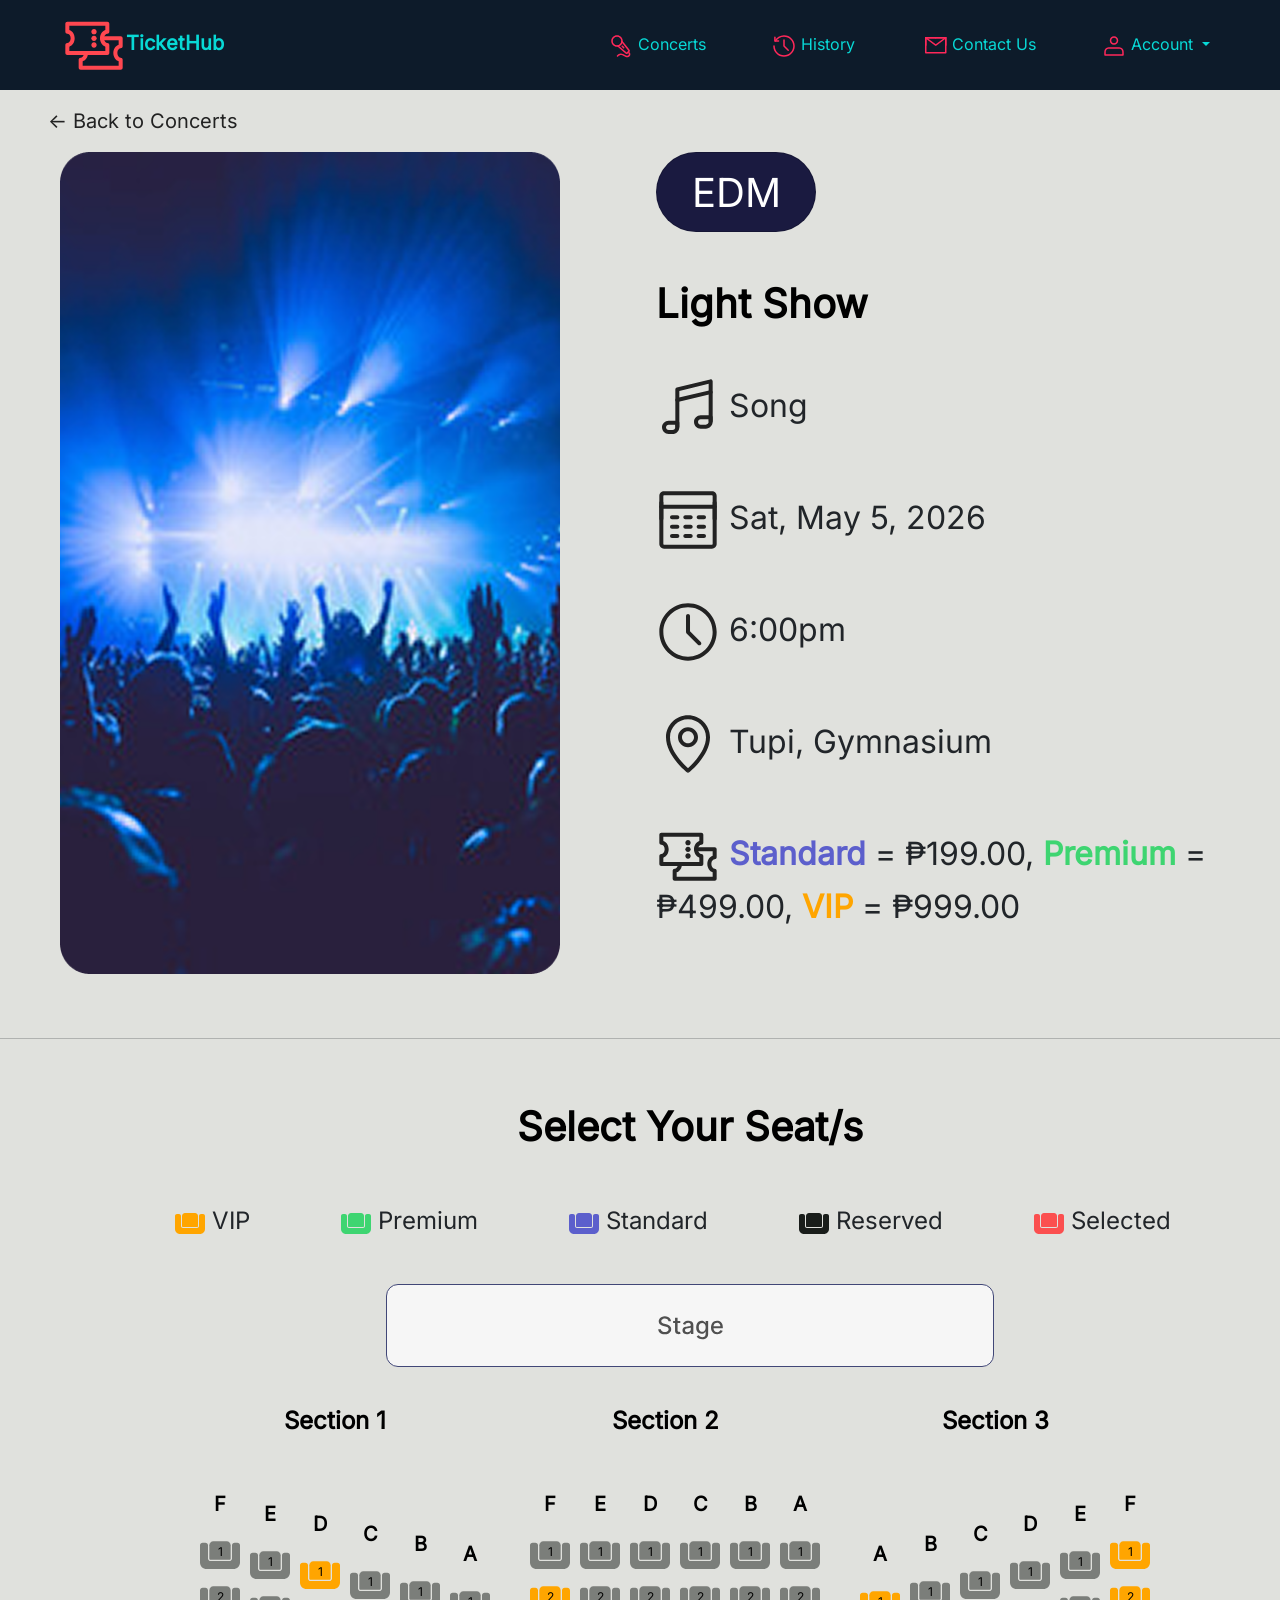
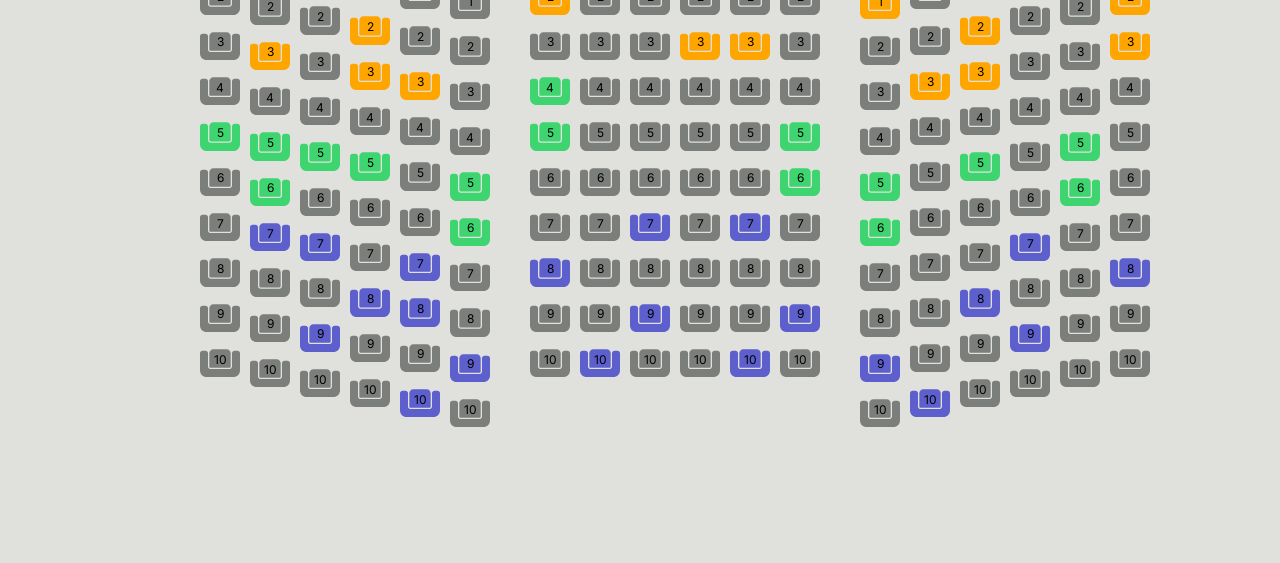
<file: HTML/concert_4.html>
<!DOCTYPE html>
<html>

<head>
    <meta charset="utf-8">
    <meta name="viewport" content="width=device-width, initial-scale=1">
    <title>TicketHub | Light Show</title>
    <!--Bootstrap-->
    <link href="https://cdn.jsdelivr.net/npm/bootstrap@5.3.8/dist/css/bootstrap.min.css" rel="stylesheet" integrity="sha384-sRIl4kxILFvY47J16cr9ZwB07vP4J8+LH7qKQnuqkuIAvNWLzeN8tE5YBujZqJLB" crossorigin="anonymous">
    <script src="https://cdn.jsdelivr.net/npm/bootstrap@5.3.8/dist/js/bootstrap.bundle.min.js" integrity="sha384-FKyoEForCGlyvwx9Hj09JcYn3nv7wiPVlz7YYwJrWVcXK/BmnVDxM+D2scQbITxI" crossorigin="anonymous"></script>
    <!--FavIcon-->
    <link rel="icon" type="image/svg+xml" href="../media/tickets-two.svg">
    <!--css link-->
    <link rel="stylesheet" type="text/css" href="../CSS/style.css">
    <link rel="stylesheet" type="text/css" href="../CSS/navstyle.css">
    <link rel="stylesheet" type="text/css" href="../CSS/concert.css">
</head>

<body data-concert-id="concert_4" data-event-name="Light Show" data-concert-date="Sat, May 5, 2026 - 6:00 PM" data-venue="Tupi Gymnasium">
    <!--Navbar-->
    <nav class="navbar navbar-expand-lg custom-navbar fixed-top">
        <div class="container-fluid">
            <div id="logo">
                <a class="navbar-brand fw-bold active" href="homepage.html"><img src="../media/tickets-two.svg">TicketHub</a>
            </div>
            <ul class="navbar-nav ">
                <li class="nav-item ">
                    <div id="concert">
                        <a class="nav-link " aria-current="page" href="homepage.html"><img src="../media/entertainment.svg"> Concerts</a>
                    </div>
                </li>
                <li class="nav-item ">
                    <div id="History">
                        <a class="nav-link " href="history.html"><img src="../media/history.svg">
                            History </a>
                    </div>
                </li>
                <li class="nav-item ">
                    <div id="Contact">
                        <a class="nav-link " href="contact.html"><img src="../media/Email.svg">
                            Contact Us </a>
                    </div>
                </li>
                <li class="nav-item dropdown">
                    <div id="account">
                        <a class="nav-link dropdown-toggle " href="#" role="button" data-bs-toggle="dropdown" aria-expanded="false"> <img src="../media/Peoples.svg"> Account
                        </a>
                        <ul class="dropdown-menu dropdown-custom">
                            <li>
                                <h6 id="welcomeUser" style="color: #08d9d6; text-align: center;"></h6>
                            </li>
                            <li><a class="dropdown-item" href="../index.html">Sign Out</a></li>
                        </ul>
                    </div>
                </li>
            </ul>
        </div>
    </nav>
    <a href="homepage.html" class="text-decoration-none fs-5 fw-light mt-3 mb-3 ms-5 d-inline-block back-btn">← Back to Concerts</a>
    <!--Details-->
    <div class="container-fluid ms-5 d-flex gap-5">
        <img src="../media/concert_4.png" class="img-fluid ">
        <div>
            <div class="card rounded-pill ms-5 mb-5" style="background-color: #1A1A40; width: 10rem; height: 5rem ;">
                <h1 class=" text-center text-white mt-3">EDM</h1>
            </div>
            <div class="ms-5 ">
                <h1 class=" fw-bold text-black mb-5">Light Show</h1>
                <h2 class="mt-4 mb-5"><img src="../media/Song.svg">&nbsp;Song</h2>
                <h2 class="mt-4 mb-5"><img src="../media/calendar.svg">&nbsp;Sat, May 5, 2026</h2>
                <h2 class="mt-4 mb-5"><img src="../media/Clock.svg">&nbsp;6:00pm</h2>
                <h2 class="mt-4 mb-5"><img src="../media/location.svg">&nbsp;Tupi, Gymnasium</h2>
                <h2 class="mt-4 mb-5"><img src="../media/Tickets.svg">&nbsp;<span style="color:#5C5FCC; font-weight: bold;">Standard</span> = ₱199.00, <span style="color:#3ED571; font-weight: bold;">Premium</span> = ₱499.00, <span style="color:#FFA500; font-weight: bold;">VIP</span> = ₱999.00</h2>
            </div>
        </div>
    </div>
    <br><br>
    <hr>
    <br><br>
    <!--Seats-->
    <div class="container-fluid text-center" style="margin-left: 50px">
        <h1 class="fw-bold text-black">Select Your Seat/s</h1>
        <br>
        <h4 class="mt-4 mb-5">
            <img src="../media/VIP.svg" style="margin-left: 50px">&nbsp;VIP&nbsp;&nbsp;&nbsp;&nbsp;&nbsp;&nbsp;&nbsp;&nbsp;&nbsp;&nbsp;&nbsp;&nbsp;
            <img src="../media/Premium.svg">&nbsp;Premium&nbsp;&nbsp;&nbsp;&nbsp;&nbsp;&nbsp;&nbsp;&nbsp;&nbsp;&nbsp;&nbsp;&nbsp;
            <img src="../media/Available.svg">&nbsp;Standard&nbsp;&nbsp;&nbsp;&nbsp;&nbsp;&nbsp;&nbsp;&nbsp;&nbsp;&nbsp;&nbsp;&nbsp;
            <img src="../media/Reserved.svg">&nbsp;Reserved&nbsp;&nbsp;&nbsp;&nbsp;&nbsp;&nbsp;&nbsp;&nbsp;&nbsp;&nbsp;&nbsp;&nbsp;
            <img src="../media/Seats.svg">&nbsp;Selected&nbsp;&nbsp;&nbsp;&nbsp;&nbsp;&nbsp;&nbsp;&nbsp;&nbsp;&nbsp;&nbsp;&nbsp;
        </h4>
        <img src="../media/Stage.svg">
    </div>
    <!--Select Seats-->
    <div class="container-fluid seat-page">
    </div>
    <div class="seat-wrapper">
        <div class="seat-section">
            <h4 class="fw-bold text-black">Section 1</h4><br><br>
            <div class="seat-grid ">
                <div class="F">
                    <h5 class="fw-bold text-black mb-4">F</h5>
                    <div class="seat">
                        <img src="../media/Reserved.svg" class="seat-icon" alt="Reserved seat">
                        <span class="seat-number">1</span>
                    </div>
                    <div class="seat">
                        <img src="../media/Reserved.svg" class="seat-icon" alt="Reserved seat">
                        <span class="seat-number">2</span>
                    </div>
                    <div class="seat">
                        <img src="../media/Reserved.svg" class="seat-icon" alt="Reserved seat">
                        <span class="seat-number">3</span>
                    </div>
                    <div class="seat">
                        <img src="../media/Reserved.svg" class="seat-icon" alt="Reserved seat">
                        <span class="seat-number">4</span>
                    </div>
                    <div class="seat">
                        <img src="../media/Premium.svg" class="seat-icon" alt="Premium seat">
                        <span class="seat-number">5</span>
                    </div>
                    <div class="seat">
                        <img src="../media/Reserved.svg" class="seat-icon" alt="Reserved seat">
                        <span class="seat-number">6</span>
                    </div>
                    <div class="seat">
                        <img src="../media/Reserved.svg" class="seat-icon" alt="Reserved seat">
                        <span class="seat-number">7</span>
                    </div>
                    <div class="seat">
                        <img src="../media/Reserved.svg" class="seat-icon" alt="Reserved seat">
                        <span class="seat-number">8</span>
                    </div>
                    <div class="seat">
                        <img src="../media/Available.svg" class="seat-icon" alt="Available seat">
                        <span class="seat-number">9</span>
                    </div>
                    <div class="seat">
                        <img src="../media/Reserved.svg" class="seat-icon" alt="Reserved seat">
                        <span class="seat-number">10</span>
                    </div>
                </div>
                <div class="E" style="margin-top: 10px;">
                    <h5 class="fw-bold text-black mb-4">E</h5>
                    <div class="seat">
                        <img src="../media/VIP.svg" class="seat-icon" alt="VIP seat">
                        <span class="seat-number">1</span>
                    </div>
                    <div class="seat">
                        <img src="../media/VIP.svg" class="seat-icon" alt="VIP seat">
                        <span class="seat-number">2</span>
                    </div>
                    <div class="seat">
                        <img src="../media/VIP.svg" class="seat-icon" alt="VIP seat">
                        <span class="seat-number">3</span>
                    </div>
                    <div class="seat">
                        <img src="../media/Premium.svg" class="seat-icon" alt="Premium seat">
                        <span class="seat-number">4</span>
                    </div>
                    <div class="seat">
                        <img src="../media/Premium.svg" class="seat-icon" alt="Premium seat">
                        <span class="seat-number">5</span>
                    </div>
                    <div class="seat">
                        <img src="../media/Premium.svg" class="seat-icon" alt="Premium seat">
                        <span class="seat-number">6</span>
                    </div>
                    <div class="seat">
                        <img src="../media/Available.svg" class="seat-icon" alt="Available seat">
                        <span class="seat-number">7</span>
                    </div>
                    <div class="seat">
                        <img src="../media/Available.svg" class="seat-icon" alt="Available seat">
                        <span class="seat-number">8</span>
                    </div>
                    <div class="seat">
                        <img src="../media/Available.svg" class="seat-icon" alt="Available seat">
                        <span class="seat-number">9</span>
                    </div>
                    <div class="seat">
                        <img src="../media/Reserved.svg" class="seat-icon" alt="Reserved seat">
                        <span class="seat-number">10</span>
                    </div>
                </div>
                <div class="D" style="margin-top: 20px">
                    <h5 class="fw-bold text-black mb-4">D</h5>
                    <div class="seat">
                        <img src="../media/VIP.svg" class="seat-icon" alt="VIP seat">
                        <span class="seat-number">1</span>
                    </div>
                    <div class="seat">
                        <img src="../media/VIP.svg" class="seat-icon" alt="VIP seat">
                        <span class="seat-number">2</span>
                    </div>
                    <div class="seat">
                        <img src="../media/VIP.svg" class="seat-icon" alt="VIP seat">
                        <span class="seat-number">3</span>
                    </div>
                    <div class="seat">
                        <img src="../media/Premium.svg" class="seat-icon" alt="Premium seat">
                        <span class="seat-number">4</span>
                    </div>
                    <div class="seat">
                        <img src="../media/Premium.svg" class="seat-icon" alt="Premium seat">
                        <span class="seat-number">5</span>
                    </div>
                    <div class="seat">
                        <img src="../media/Premium.svg" class="seat-icon" alt="Premium seat">
                        <span class="seat-number">6</span>
                    </div>
                    <div class="seat">
                        <img src="../media/Available.svg" class="seat-icon" alt="Available seat">
                        <span class="seat-number">7</span>
                    </div>
                    <div class="seat">
                        <img src="../media/Available.svg" class="seat-icon" alt="Available seat">
                        <span class="seat-number">8</span>
                    </div>
                    <div class="seat">
                        <img src="../media/Available.svg" class="seat-icon" alt="Available seat">
                        <span class="seat-number">9</span>
                    </div>
                    <div class="seat">
                        <img src="../media/Reserved.svg" class="seat-icon" alt="Reserved seat">
                        <span class="seat-number">10</span>
                    </div>
                </div>
                <div class="C" style="margin-top: 30px; ">
                    <h5 class="fw-bold text-black mb-4">C</h5>
                    <div class="seat">
                        <img src="../media/VIP.svg" class="seat-icon" alt="VIP seat">
                        <span class="seat-number">1</span>
                    </div>
                    <div class="seat">
                        <img src="../media/VIP.svg" class="seat-icon" alt="VIP seat">
                        <span class="seat-number">2</span>
                    </div>
                    <div class="seat">
                        <img src="../media/VIP.svg" class="seat-icon" alt="VIP seat">
                        <span class="seat-number">3</span>
                    </div>
                    <div class="seat">
                        <img src="../media/Premium.svg" class="seat-icon" alt="Premium seat">
                        <span class="seat-number">4</span>
                    </div>
                    <div class="seat">
                        <img src="../media/Premium.svg" class="seat-icon" alt="Premium seat">
                        <span class="seat-number">5</span>
                    </div>
                    <div class="seat">
                        <img src="../media/Premium.svg" class="seat-icon" alt="Premium seat">
                        <span class="seat-number">6</span>
                    </div>
                    <div class="seat">
                        <img src="../media/Available.svg" class="seat-icon" alt="Available seat">
                        <span class="seat-number">7</span>
                    </div>
                    <div class="seat">
                        <img src="../media/Available.svg" class="seat-icon" alt="Available seat">
                        <span class="seat-number">8</span>
                    </div>
                    <div class="seat">
                        <img src="../media/Available.svg" class="seat-icon" alt="Available seat">
                        <span class="seat-number">9</span>
                    </div>
                    <div class="seat">
                        <img src="../media/Available.svg" class="seat-icon" alt="Available seat">
                        <span class="seat-number">10</span>
                    </div>
                </div>
                <div class="B" style="margin-top: 40px; ">
                    <h5 class="fw-bold text-black mb-4">B</h5>
                    <div class="seat">
                        <img src="../media/Reserved.svg" class="seat-icon" alt="Reserved seat">
                        <span class="seat-number">1</span>
                    </div>
                    <div class="seat">
                        <img src="../media/Reserved.svg" class="seat-icon" alt="Reserved seat">
                        <span class="seat-number">2</span>
                    </div>
                    <div class="seat">
                        <img src="../media/VIP.svg" class="seat-icon" alt="VIP seat">
                        <span class="seat-number">3</span>
                    </div>
                    <div class="seat">
                        <img src="../media/Premium.svg" class="seat-icon" alt="Premium seat">
                        <span class="seat-number">4</span>
                    </div>
                    <div class="seat">
                        <img src="../media/Premium.svg" class="seat-icon" alt="Premium seat">
                        <span class="seat-number">5</span>
                    </div>
                    <div class="seat">
                        <img src="../media/Premium.svg" class="seat-icon" alt="Premium seat">
                        <span class="seat-number">6</span>
                    </div>
                    <div class="seat">
                        <img src="../media/Available.svg" class="seat-icon" alt="Available seat">
                        <span class="seat-number">7</span>
                    </div>
                    <div class="seat">
                        <img src="../media/Available.svg" class="seat-icon" alt="Available seat">
                        <span class="seat-number">8</span>
                    </div>
                    <div class="seat">
                        <img src="../media/Available.svg" class="seat-icon" alt="Available seat">
                        <span class="seat-number">9</span>
                    </div>
                    <div class="seat">
                        <img src="../media/Available.svg" class="seat-icon" alt="Available seat">
                        <span class="seat-number">10</span>
                    </div>
                </div>
                <div class="A" style="margin-top: 50px; ">
                    <h5 class="fw-bold text-black mb-4">A</h5>
                    <div class="seat">
                        <img src="../media/Reserved.svg" class="seat-icon" alt="Reserved seat">
                        <span class="seat-number">1</span>
                    </div>
                    <div class="seat">
                        <img src="../media/Reserved.svg" class="seat-icon" alt="Reserved seat">
                        <span class="seat-number">2</span>
                    </div>
                    <div class="seat">
                        <img src="../media/Reserved.svg" class="seat-icon" alt="Reserved seat">
                        <span class="seat-number">3</span>
                    </div>
                    <div class="seat">
                        <img src="../media/Premium.svg" class="seat-icon" alt="Premium seat">
                        <span class="seat-number">4</span>
                    </div>
                    <div class="seat">
                        <img src="../media/Premium.svg" class="seat-icon" alt="Premium seat">
                        <span class="seat-number">5</span>
                    </div>
                    <div class="seat">
                        <img src="../media/Premium.svg" class="seat-icon" alt="Premium seat">
                        <span class="seat-number">6</span>
                    </div>
                    <div class="seat">
                        <img src="../media/Available.svg" class="seat-icon" alt="Available seat">
                        <span class="seat-number">7</span>
                    </div>
                    <div class="seat">
                        <img src="../media/Available.svg" class="seat-icon" alt="Available seat">
                        <span class="seat-number">8</span>
                    </div>
                    <div class="seat">
                        <img src="../media/Available.svg" class="seat-icon" alt="Available seat">
                        <span class="seat-number">9</span>
                    </div>
                    <div class="seat">
                        <img src="../media/Available.svg" class="seat-icon" alt="Available seat">
                        <span class="seat-number">10</span>
                    </div>
                </div>
            </div>
        </div>
        <div class="seat-section">
            <h4 class="fw-bold text-black">Section 2</h4><br><br>
            <div class="seat-grid ">
                <div class="F">
                    <h5 class="fw-bold text-black mb-4">F</h5>
                    <div class="seat">
                        <img src="../media/Reserved.svg" class="seat-icon" alt="Reserved seat">
                        <span class="seat-number">1</span>
                    </div>
                    <div class="seat">
                        <img src="../media/VIP.svg" class="seat-icon" alt="VIP seat">
                        <span class="seat-number">2</span>
                    </div>
                    <div class="seat">
                        <img src="../media/Reserved.svg" class="seat-icon" alt="Reserved seat">
                        <span class="seat-number">3</span>
                    </div>
                    <div class="seat">
                        <img src="../media/Premium.svg" class="seat-icon" alt="Premium seat">
                        <span class="seat-number">4</span>
                    </div>
                    <div class="seat">
                        <img src="../media/Premium.svg" class="seat-icon" alt="Premium seat">
                        <span class="seat-number">5</span>
                    </div>
                    <div class="seat">
                        <img src="../media/Reserved.svg" class="seat-icon" alt="Reserved seat">
                        <span class="seat-number">6</span>
                    </div>
                    <div class="seat">
                        <img src="../media/Reserved.svg" class="seat-icon" alt="Reserved seat">
                        <span class="seat-number">7</span>
                    </div>
                    <div class="seat">
                        <img src="../media/Available.svg" class="seat-icon" alt="Available seat">
                        <span class="seat-number">8</span>
                    </div>
                    <div class="seat">
                        <img src="../media/Available.svg" class="seat-icon" alt="Available seat">
                        <span class="seat-number">9</span>
                    </div>
                    <div class="seat">
                        <img src="../media/Available.svg" class="seat-icon" alt="Available seat">
                        <span class="seat-number">10</span>
                    </div>
                </div>
                <div class="E">
                    <h5 class="fw-bold text-black mb-4">E</h5>
                    <div class="seat">
                        <img src="../media/Reserved.svg" class="seat-icon" alt="Reserved seat">
                        <span class="seat-number">1</span>
                    </div>
                    <div class="seat">
                        <img src="../media/VIP.svg" class="seat-icon" alt="VIP seat">
                        <span class="seat-number">2</span>
                    </div>
                    <div class="seat">
                        <img src="../media/Reserved.svg" class="seat-icon" alt="Reserved seat">
                        <span class="seat-number">3</span>
                    </div>
                    <div class="seat">
                        <img src="../media/Premium.svg" class="seat-icon" alt="Premium seat">
                        <span class="seat-number">4</span>
                    </div>
                    <div class="seat">
                        <img src="../media/Reserved.svg" class="seat-icon" alt="Reserved seat">
                        <span class="seat-number">5</span>
                    </div>
                    <div class="seat">
                        <img src="../media/Reserved.svg" class="seat-icon" alt="Reserved seat">
                        <span class="seat-number">6</span>
                    </div>
                    <div class="seat">
                        <img src="../media/Reserved.svg" class="seat-icon" alt="Reserved seat">
                        <span class="seat-number">7</span>
                    </div>
                    <div class="seat">
                        <img src="../media/Available.svg" class="seat-icon" alt="Available seat">
                        <span class="seat-number">8</span>
                    </div>
                    <div class="seat">
                        <img src="../media/Available.svg" class="seat-icon" alt="Available seat">
                        <span class="seat-number">9</span>
                    </div>
                    <div class="seat">
                        <img src="../media/Available.svg" class="seat-icon" alt="Available seat">
                        <span class="seat-number">10</span>
                    </div>
                </div>
                <div class="D">
                    <h5 class="fw-bold text-black mb-4">D</h5>
                    <div class="seat">
                        <img src="../media/Reserved.svg" class="seat-icon" alt="Reserved seat">
                        <span class="seat-number">1</span>
                    </div>
                    <div class="seat">
                        <img src="../media/Reserved.svg" class="seat-icon" alt="Reserved seat">
                        <span class="seat-number">2</span>
                    </div>
                    <div class="seat">
                        <img src="../media/VIP.svg" class="seat-icon" alt="VIP seat">
                        <span class="seat-number">3</span>
                    </div>
                    <div class="seat">
                        <img src="../media/Premium.svg" class="seat-icon" alt="Premium seat">
                        <span class="seat-number">4</span>
                    </div>
                    <div class="seat">
                        <img src="../media/Reserved.svg" class="seat-icon" alt="Reserved seat">
                        <span class="seat-number">5</span>
                    </div>
                    <div class="seat">
                        <img src="../media/Reserved.svg" class="seat-icon" alt="Reserved seat">
                        <span class="seat-number">6</span>
                    </div>
                    <div class="seat">
                        <img src="../media/Available.svg" class="seat-icon" alt="Available seat">
                        <span class="seat-number">7</span>
                    </div>
                    <div class="seat">
                        <img src="../media/Reserved.svg" class="seat-icon" alt="Reserved seat">
                        <span class="seat-number">8</span>
                    </div>
                    <div class="seat">
                        <img src="../media/Available.svg" class="seat-icon" alt="Available seat">
                        <span class="seat-number">9</span>
                    </div>
                    <div class="seat">
                        <img src="../media/Available.svg" class="seat-icon" alt="Available seat">
                        <span class="seat-number">10</span>
                    </div>
                </div>
                <div class="C">
                    <h5 class="fw-bold text-black mb-4">C</h5>
                    <div class="seat">
                        <img src="../media/VIP.svg" class="seat-icon" alt="VIP seat">
                        <span class="seat-number">1</span>
                    </div>
                    <div class="seat">
                        <img src="../media/Reserved.svg" class="seat-icon" alt="Reserved seat">
                        <span class="seat-number">2</span>
                    </div>
                    <div class="seat">
                        <img src="../media/VIP.svg" class="seat-icon" alt="VIP seat">
                        <span class="seat-number">3</span>
                    </div>
                    <div class="seat">
                        <img src="../media/Premium.svg" class="seat-icon" alt="Premium seat">
                        <span class="seat-number">4</span>
                    </div>
                    <div class="seat">
                        <img src="../media/Reserved.svg" class="seat-icon" alt="Reserved seat">
                        <span class="seat-number">5</span>
                    </div>
                    <div class="seat">
                        <img src="../media/Premium.svg" class="seat-icon" alt="Premium seat">
                        <span class="seat-number">6</span>
                    </div>
                    <div class="seat">
                        <img src="../media/Available.svg" class="seat-icon" alt="Available seat">
                        <span class="seat-number">7</span>
                    </div>
                    <div class="seat">
                        <img src="../media/Reserved.svg" class="seat-icon" alt="Reserved seat">
                        <span class="seat-number">8</span>
                    </div>
                    <div class="seat">
                        <img src="../media/Available.svg" class="seat-icon" alt="Available seat">
                        <span class="seat-number">9</span>
                    </div>
                    <div class="seat">
                        <img src="../media/Available.svg" class="seat-icon" alt="Available seat">
                        <span class="seat-number">10</span>
                    </div>
                </div>
                <div class="B">
                    <h5 class="fw-bold text-black mb-4">B</h5>
                    <div class="seat">
                        <img src="../media/Reserved.svg" class="seat-icon" alt="Reserved seat">
                        <span class="seat-number">1</span>
                    </div>
                    <div class="seat">
                        <img src="../media/Reserved.svg" class="seat-icon" alt="Reserved seat">
                        <span class="seat-number">2</span>
                    </div>
                    <div class="seat">
                        <img src="../media/VIP.svg" class="seat-icon" alt="VIP seat">
                        <span class="seat-number">3</span>
                    </div>
                    <div class="seat">
                        <img src="../media/Reserved.svg" class="seat-icon" alt="Reserved seat">
                        <span class="seat-number">4</span>
                    </div>
                    <div class="seat">
                        <img src="../media/Premium.svg" class="seat-icon" alt="Premium seat">
                        <span class="seat-number">5</span>
                    </div>
                    <div class="seat">
                        <img src="../media/Premium.svg" class="seat-icon" alt="Premium seat">
                        <span class="seat-number">6</span>
                    </div>
                    <div class="seat">
                        <img src="../media/Available.svg" class="seat-icon" alt="Available seat">
                        <span class="seat-number">7</span>
                    </div>
                    <div class="seat">
                        <img src="../media/Reserved.svg" class="seat-icon" alt="Reserved seat">
                        <span class="seat-number">8</span>
                    </div>
                    <div class="seat">
                        <img src="../media/Available.svg" class="seat-icon" alt="Available seat">
                        <span class="seat-number">9</span>
                    </div>
                    <div class="seat">
                        <img src="../media/Available.svg" class="seat-icon" alt="Available seat">
                        <span class="seat-number">10</span>
                    </div>
                </div>
                <div class="A">
                    <h5 class="fw-bold text-black mb-4">A</h5>
                    <div class="seat">
                        <img src="../media/Reserved.svg" class="seat-icon" alt="Reserved seat">
                        <span class="seat-number">1</span>
                    </div>
                    <div class="seat">
                        <img src="../media/VIP.svg" class="seat-icon" alt="VIP seat">
                        <span class="seat-number">2</span>
                    </div>
                    <div class="seat">
                        <img src="../media/VIP.svg" class="seat-icon" alt="VIP seat">
                        <span class="seat-number">3</span>
                    </div>
                    <div class="seat">
                        <img src="../media/Reserved.svg" class="seat-icon" alt="Reserved seat">
                        <span class="seat-number">4</span>
                    </div>
                    <div class="seat">
                        <img src="../media/Premium.svg" class="seat-icon" alt="Premium seat">
                        <span class="seat-number">5</span>
                    </div>
                    <div class="seat">
                        <img src="../media/Premium.svg" class="seat-icon" alt="Premium seat">
                        <span class="seat-number">6</span>
                    </div>
                    <div class="seat">
                        <img src="../media/Available.svg" class="seat-icon" alt="Available seat">
                        <span class="seat-number">7</span>
                    </div>
                    <div class="seat">
                        <img src="../media/Available.svg" class="seat-icon" alt="Available seat">
                        <span class="seat-number">8</span>
                    </div>
                    <div class="seat">
                        <img src="../media/Available.svg" class="seat-icon" alt="Available seat">
                        <span class="seat-number">9</span>
                    </div>
                    <div class="seat">
                        <img src="../media/Reserved.svg" class="seat-icon" alt="Reserved seat">
                        <span class="seat-number">10</span>
                    </div>
                </div>
            </div>
        </div>
        <div class="seat-section">
            <h4 class="fw-bold text-black">Section 3</h4><br><br>
            <div class="seat-grid ">
                <div class="A" style="margin-top : 50px">
                    <h5 class="fw-bold text-black mb-4">A</h5>
                    <div class="seat">
                        <img src="../media/VIP.svg" class="seat-icon" alt="VIP seat">
                        <span class="seat-number">1</span>
                    </div>
                    <div class="seat">
                        <img src="../media/VIP.svg" class="seat-icon" alt="VIP seat">
                        <span class="seat-number">2</span>
                    </div>
                    <div class="seat">
                        <img src="../media/VIP.svg" class="seat-icon" alt="VIP seat">
                        <span class="seat-number">3</span>
                    </div>
                    <div class="seat">
                        <img src="../media/Premium.svg" class="seat-icon" alt="Premium seat">
                        <span class="seat-number">4</span>
                    </div>
                    <div class="seat">
                        <img src="../media/Premium.svg" class="seat-icon" alt="Premium seat">
                        <span class="seat-number">5</span>
                    </div>
                    <div class="seat">
                        <img src="../media/Premium.svg" class="seat-icon" alt="Premium seat">
                        <span class="seat-number">6</span>
                    </div>
                    <div class="seat">
                        <img src="../media/Available.svg" class="seat-icon" alt="Available seat">
                        <span class="seat-number">7</span>
                    </div>
                    <div class="seat">
                        <img src="../media/Available.svg" class="seat-icon" alt="Available seat">
                        <span class="seat-number">8</span>
                    </div>
                    <div class="seat">
                        <img src="../media/Available.svg" class="seat-icon" alt="Available seat">
                        <span class="seat-number">9</span>
                    </div>
                    <div class="seat">
                        <img src="../media/Available.svg" class="seat-icon" alt="Available seat">
                        <span class="seat-number">10</span>
                    </div>
                </div>
                <div class="B" style="margin-top: 40px;">
                    <h5 class="fw-bold text-black mb-4">B</h5>
                    <div class="seat">
                        <img src="../media/Reserved.svg" class="seat-icon" alt="Reserved seat">
                        <span class="seat-number">1</span>
                    </div>
                    <div class="seat">
                        <img src="../media/Reserved.svg" class="seat-icon" alt="Reserved seat">
                        <span class="seat-number">2</span>
                    </div>
                    <div class="seat">
                        <img src="../media/VIP.svg" class="seat-icon" alt="VIP seat">
                        <span class="seat-number">3</span>
                    </div>
                    <div class="seat">
                        <img src="../media/Premium.svg" class="seat-icon" alt="Premium seat">
                        <span class="seat-number">4</span>
                    </div>
                    <div class="seat">
                        <img src="../media/Premium.svg" class="seat-icon" alt="Premium seat">
                        <span class="seat-number">5</span>
                    </div>
                    <div class="seat">
                        <img src="../media/Reserved.svg" class="seat-icon" alt="Reserved seat">
                        <span class="seat-number">6</span>
                    </div>
                    <div class="seat">
                        <img src="../media/Reserved.svg" class="seat-icon" alt="Available seat">
                        <span class="seat-number">7</span>
                    </div>
                    <div class="seat">
                        <img src="../media/Reserved.svg" class="seat-icon" alt="Reserved seat">
                        <span class="seat-number">8</span>
                    </div>
                    <div class="seat">
                        <img src="../media/Available.svg" class="seat-icon" alt="Available seat">
                        <span class="seat-number">9</span>
                    </div>
                    <div class="seat">
                        <img src="../media/Available.svg" class="seat-icon" alt="Available seat">
                        <span class="seat-number">10</span>
                    </div>
                </div>
                <div class="C" style="margin-top: 30px">
                    <h5 class="fw-bold text-black mb-4">C</h5>
                    <div class="seat">
                        <img src="../media/VIP.svg" class="seat-icon" alt="VIP seat">
                        <span class="seat-number">1</span>
                    </div>
                    <div class="seat">
                        <img src="../media/VIP.svg" class="seat-icon" alt="VIP seat">
                        <span class="seat-number">2</span>
                    </div>
                    <div class="seat">
                        <img src="../media/VIP.svg" class="seat-icon" alt="VIP seat">
                        <span class="seat-number">3</span>
                    </div>
                    <div class="seat">
                        <img src="../media/Premium.svg" class="seat-icon" alt="Premium seat">
                        <span class="seat-number">4</span>
                    </div>
                    <div class="seat">
                        <img src="../media/Premium.svg" class="seat-icon" alt="Premium seat">
                        <span class="seat-number">5</span>
                    </div>
                    <div class="seat">
                        <img src="../media/Premium.svg" class="seat-icon" alt="Premium seat">
                        <span class="seat-number">6</span>
                    </div>
                    <div class="seat">
                        <img src="../media/Available.svg" class="seat-icon" alt="Available seat">
                        <span class="seat-number">7</span>
                    </div>
                    <div class="seat">
                        <img src="../media/Available.svg" class="seat-icon" alt="Available seat">
                        <span class="seat-number">8</span>
                    </div>
                    <div class="seat">
                        <img src="../media/Available.svg" class="seat-icon" alt="Available seat">
                        <span class="seat-number">9</span>
                    </div>
                    <div class="seat">
                        <img src="../media/Available.svg" class="seat-icon" alt="Available seat">
                        <span class="seat-number">10</span>
                    </div>
                </div>
                <div class="D" style="margin-top: 20px; ">
                    <h5 class="fw-bold text-black mb-4">D</h5>
                    <div class="seat">
                        <img src="../media/Reserved.svg" class="seat-icon" alt="Reserved seat">
                        <span class="seat-number">1</span>
                    </div>
                    <div class="seat">
                        <img src="../media/VIP.svg" class="seat-icon" alt="VIP seat">
                        <span class="seat-number">2</span>
                    </div>
                    <div class="seat">
                        <img src="../media/VIP.svg" class="seat-icon" alt="VIP seat">
                        <span class="seat-number">3</span>
                    </div>
                    <div class="seat">
                        <img src="../media/Reserved.svg" class="seat-icon" alt="Reserved seat">
                        <span class="seat-number">4</span>
                    </div>
                    <div class="seat">
                        <img src="../media/Reserved.svg" class="seat-icon" alt="Reserved seat">
                        <span class="seat-number">5</span>
                    </div>
                    <div class="seat">
                        <img src="../media/Reserved.svg" class="seat-icon" alt="Reserved seat">
                        <span class="seat-number">6</span>
                    </div>
                    <div class="seat">
                        <img src="../media/Available.svg" class="seat-icon" alt="Available seat">
                        <span class="seat-number">7</span>
                    </div>
                    <div class="seat">
                        <img src="../media/Available.svg" class="seat-icon" alt="Available seat">
                        <span class="seat-number">8</span>
                    </div>
                    <div class="seat">
                        <img src="../media/Available.svg" class="seat-icon" alt="Available seat">
                        <span class="seat-number">9</span>
                    </div>
                    <div class="seat">
                        <img src="../media/Available.svg" class="seat-icon" alt="Available seat">
                        <span class="seat-number">10</span>
                    </div>
                </div>
                <div class="E" style="margin-top: 10px; ">
                    <h5 class="fw-bold text-black mb-4">E</h5>
                    <div class="seat">
                        <img src="../media/Reserved.svg" class="seat-icon" alt="Reserved seat">
                        <span class="seat-number">1</span>
                    </div>
                    <div class="seat">
                        <img src="../media/Reserved.svg" class="seat-icon" alt="Reserved seat">
                        <span class="seat-number">2</span>
                    </div>
                    <div class="seat">
                        <img src="../media/Reserved.svg" class="seat-icon" alt="Reserved seat">
                        <span class="seat-number">3</span>
                    </div>
                    <div class="seat">
                        <img src="../media/Premium.svg" class="seat-icon" alt="Premium seat">
                        <span class="seat-number">4</span>
                    </div>
                    <div class="seat">
                        <img src="../media/Premium.svg" class="seat-icon" alt="Premium seat">
                        <span class="seat-number">5</span>
                    </div>
                    <div class="seat">
                        <img src="../media/Premium.svg" class="seat-icon" alt="Premium seat">
                        <span class="seat-number">6</span>
                    </div>
                    <div class="seat">
                        <img src="../media/Reserved.svg" class="seat-icon" alt="Reserved seat">
                        <span class="seat-number">7</span>
                    </div>
                    <div class="seat">
                        <img src="../media/Reserved.svg" class="seat-icon" alt="Reserved seat">
                        <span class="seat-number">8</span>
                    </div>
                    <div class="seat">
                        <img src="../media/Reserved.svg" class="seat-icon" alt="Reserved seat">
                        <span class="seat-number">9</span>
                    </div>
                    <div class="seat">
                        <img src="../media/Reserved.svg" class="seat-icon" alt="Reserved seat">
                        <span class="seat-number">10</span>
                    </div>
                </div>
                <div class="F">
                    <h5 class="fw-bold text-black mb-4">F</h5>
                    <div class="seat">
                        <img src="../media/VIP.svg" class="seat-icon" alt="VIP seat">
                        <span class="seat-number">1</span>
                    </div>
                    <div class="seat">
                        <img src="../media/VIP.svg" class="seat-icon" alt="VIP seat">
                        <span class="seat-number">2</span>
                    </div>
                    <div class="seat">
                        <img src="../media/VIP.svg" class="seat-icon" alt="VIP seat">
                        <span class="seat-number">3</span>
                    </div>
                    <div class="seat">
                        <img src="../media/Reserved.svg" class="seat-icon" alt="Reserved seat">
                        <span class="seat-number">4</span>
                    </div>
                    <div class="seat">
                        <img src="../media/Reserved.svg" class="seat-icon" alt="Reserved seat">
                        <span class="seat-number">5</span>
                    </div>
                    <div class="seat">
                        <img src="../media/Reserved.svg" class="seat-icon" alt="Reserved seat">
                        <span class="seat-number">6</span>
                    </div>
                    <div class="seat">
                        <img src="../media/Available.svg" class="seat-icon" alt="Available seat">
                        <span class="seat-number">7</span>
                    </div>
                    <div class="seat">
                        <img src="../media/Available.svg" class="seat-icon" alt="Available seat">
                        <span class="seat-number">8</span>
                    </div>
                    <div class="seat">
                        <img src="../media/Available.svg" class="seat-icon" alt="Available seat">
                        <span class="seat-number">9</span>
                    </div>
                    <div class="seat">
                        <img src="../media/Available.svg" class="seat-icon" alt="Available seat">
                        <span class="seat-number">10</span>
                    </div>
                </div>
            </div>
        </div>
    </div>
    </div>
    <div class="bottom-bar">
        <div class="fw-semibold">2 seat/s selected ₱ 300.00</div>
        <button class="remove-btn">Remove All</button>
        <button class="cart-btn" id="buyBtn">Buy Ticket</button>
    </div>
    <script src="../JS/ticketStore.js"></script>
    <script src="../JS/concert.js"></script>
    <script src="../JS/main.js"></script>
    <br><br><br><br><br>
</body>

</html>
</file>
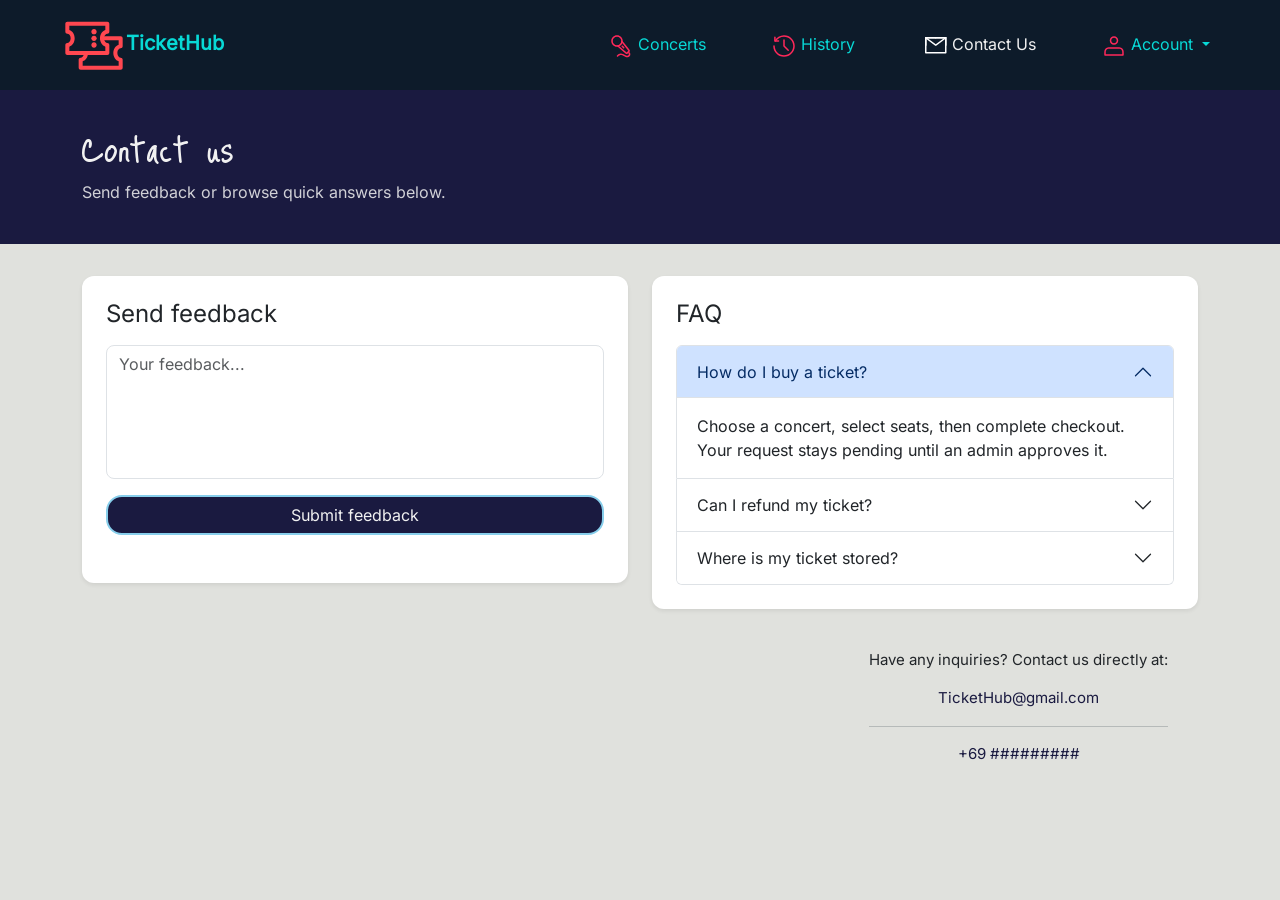
<file: HTML/contact.html>
<!DOCTYPE html>
<html>

<head>
    <meta charset="utf-8">
    <meta name="viewport" content="width=device-width, initial-scale=1">
    <title>TicketHub | Contact Us</title>
    <link href="https://cdn.jsdelivr.net/npm/bootstrap@5.3.8/dist/css/bootstrap.min.css" rel="stylesheet" integrity="sha384-sRIl4kxILFvY47J16cr9ZwB07vP4J8+LH7qKQnuqkuIAvNWLzeN8tE5YBujZqJLB" crossorigin="anonymous">
    <script src="https://cdn.jsdelivr.net/npm/bootstrap@5.3.8/dist/js/bootstrap.bundle.min.js" integrity="sha384-FKyoEForCGlyvwx9Hj09JcYn3nv7wiPVlz7YYwJrWVcXK/BmnVDxM+D2scQbITxI" crossorigin="anonymous"></script>
    <link rel="icon" type="image/svg+xml" href="../media/tickets-two.svg">
    <link rel="stylesheet" type="text/css" href="../CSS/style.css">
    <link rel="stylesheet" type="text/css" href="../CSS/navstyle.css">
    <link rel="stylesheet" type="text/css" href="../CSS/homepage_style.css">
    <link rel="stylesheet" type="text/css" href="../CSS/table_style.css">
    <link rel="stylesheet" type="text/css" href="../CSS/contact.css">
</head>

<body class="page-app">
    <nav class="navbar navbar-expand-lg custom-navbar fixed-top">
        <div class="container-fluid">
            <div id="logo">
                <a class="navbar-brand fw-bold active" href="homepage.html"><img src="../media/tickets-two.svg">TicketHub</a>
            </div>
            <ul class="navbar-nav ">
                <li class="nav-item ">
                    <div id="concert">
                        <a class="nav-link " href="homepage.html"><img src="../media/entertainment.svg"> Concerts</a>
                    </div>
                </li>
                <li class="nav-item ">
                    <div id="History">
                        <a class="nav-link " href="history.html"><img src="../media/history.svg">
                            History </a>
                    </div>
                </li>
                <li class="nav-item ">
                    <div id="Contact">
                        <a class="nav-link active" aria-current="page" href="contact.html"><img src="../media/Email.svg">
                            Contact Us </a>
                    </div>
                </li>
                <li class="nav-item dropdown">
                    <div id="account">
                        <a class="nav-link dropdown-toggle " href="#" role="button" data-bs-toggle="dropdown" aria-expanded="false"> <img src="../media/Peoples.svg"> Account
                        </a>
                        <ul class="dropdown-menu dropdown-custom">
                            <li>
                                <h6 id="welcomeUser" style="color: #08d9d6; text-align: center;"></h6>
                            </li>
                            <li><a class="dropdown-item" href="#" id="logoutBtn">Sign Out</a></li>
                        </ul>
                    </div>
                </li>
            </ul>
        </div>
    </nav>
    <header class="page-hero">
        <div class="container">
            <h1>Contact us</h1>
            <p class="lead mb-0">Send feedback or browse quick answers below.</p>
        </div>
    </header>
    <div class="container page-shell">
        <div class="row g-4">
            <div class="col-md-6">
                <div class="card p-4 shadow-sm">
                    <h4 class="mb-3">Send feedback</h4>
                    <textarea id="message" class="form-control mb-3 rounded-3" rows="5" placeholder="Your feedback..."></textarea>
                    <button type="button" class="btn custom-btn w-100 rounded-4" onclick="sendFeedback()">
                        Submit feedback
                    </button>
                    <p id="status" class="mt-2 text-success"></p>
                </div>
            </div>
            <div class="col-md-6">
                <div class="card p-4 shadow-sm">
                    <h4 class="mb-3">FAQ</h4>
                    <div class="accordion" id="faq">
                        <div class="accordion-item">
                            <h2 class="accordion-header">
                                <button class="accordion-button" type="button" data-bs-toggle="collapse" data-bs-target="#q1">
                                    How do I buy a ticket?
                                </button>
                            </h2>
                            <div id="q1" class="accordion-collapse collapse show" data-bs-parent="#faq">
                                <div class="accordion-body">
                                    Choose a concert, select seats, then complete checkout. Your request stays pending until an admin approves it.
                                </div>
                            </div>
                        </div>
                        <div class="accordion-item">
                            <h2 class="accordion-header">
                                <button class="accordion-button collapsed" type="button" data-bs-toggle="collapse" data-bs-target="#q2">
                                    Can I refund my ticket?
                                </button>
                            </h2>
                            <div id="q2" class="accordion-collapse collapse" data-bs-parent="#faq">
                                <div class="accordion-body">
                                    Tickets are non-refundable unless the event is cancelled.
                                </div>
                            </div>
                        </div>
                        <div class="accordion-item">
                            <h2 class="accordion-header">
                                <button class="accordion-button collapsed" type="button" data-bs-toggle="collapse" data-bs-target="#q3">
                                    Where is my ticket stored?
                                </button>
                            </h2>
                            <div id="q3" class="accordion-collapse collapse" data-bs-parent="#faq">
                                <div class="accordion-body">
                                    After approval, your PDF ticket is available from the History page. Pending and rejected requests also appear there.
                                </div>
                            </div>
                        </div>
                    </div>
                </div>
            </div>
        </div>
    </div>
    <!-- Contact Info -->
<div class="container-fluid d-flex justify-content-end align-items-center" style="height: 10vh;">
    <div class="contact text-center">
        <p>Have any inquiries? Contact us directly at:</p>
        <a href="#">TicketHub@gmail.com</a>
        <hr>
        <a href="#">+69 #########</a>
    </div>
</div>
    <script src="../JS/contact.js"></script>
    <script src="../JS/ticketStore.js"></script>
    <script src="../JS/main.js"></script>
</body>

</html>
</file>
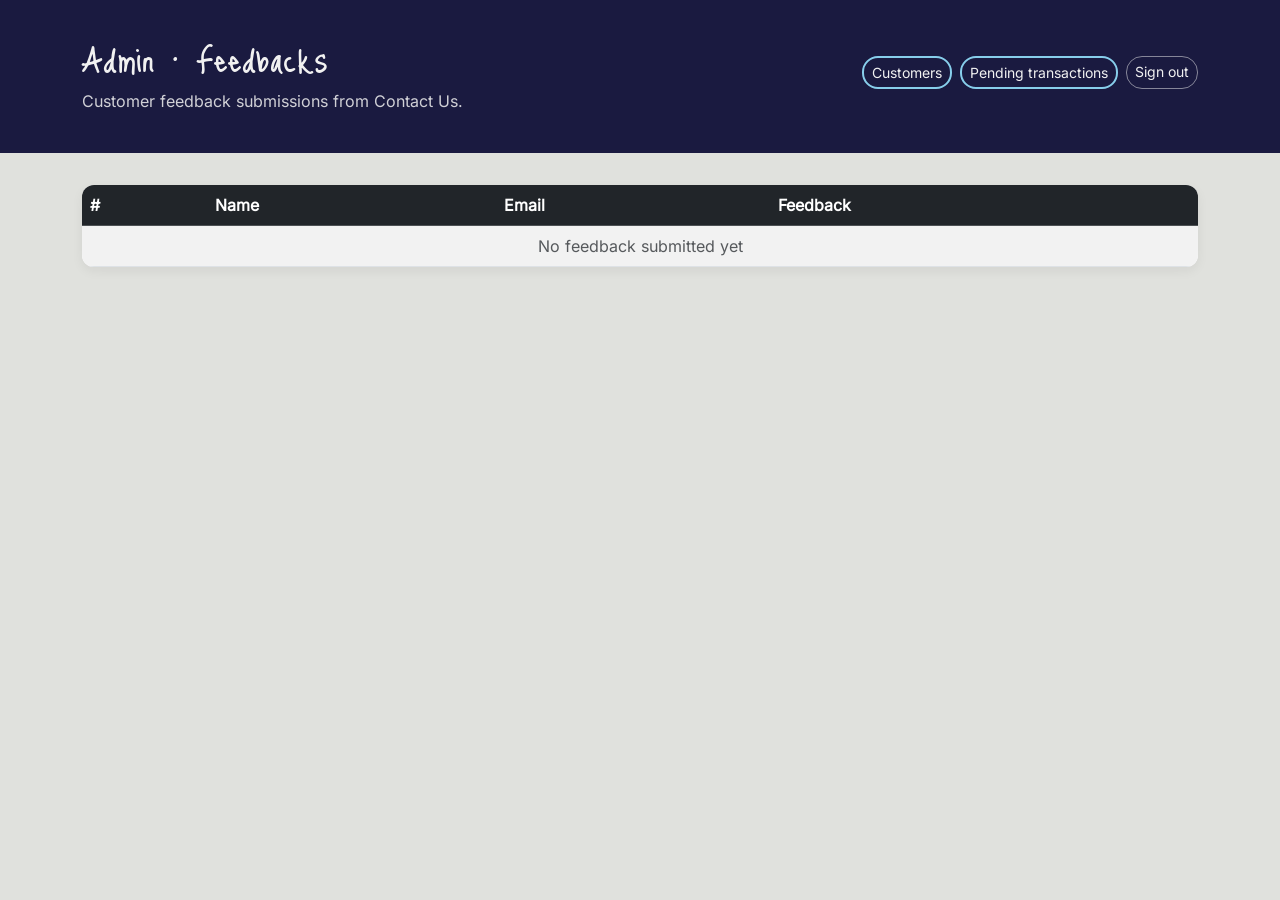
<file: HTML/feedback.html>
<!DOCTYPE html>
<html>

<head>
    <meta charset="utf-8">
    <meta name="viewport" content="width=device-width, initial-scale=1">
    <title>TicketHub | Feedback</title>
    <link href="https://cdn.jsdelivr.net/npm/bootstrap@5.3.8/dist/css/bootstrap.min.css" rel="stylesheet">
    <script src="https://cdn.jsdelivr.net/npm/bootstrap@5.3.8/dist/js/bootstrap.bundle.min.js"></script>
    <link rel="icon" type="image/svg+xml" href="../media/tickets-two.svg">
    <link rel="stylesheet" type="text/css" href="../CSS/style.css">
    <link rel="stylesheet" type="text/css" href="../CSS/homepage_style.css">
    <link rel="stylesheet" type="text/css" href="../CSS/table_style.css">
</head>

<body class="page-app">
    <header class="page-hero">
        <div class="container">
            <div class="d-flex flex-wrap justify-content-between align-items-center gap-3">
                <div>
                    <h1 class="mb-1 d-flex flex-wrap align-items-center gap-2">Admin · Feedbacks</h1>
                    <p class="lead mb-0">Customer feedback submissions from Contact Us.</p>
                </div>
                <div class="admin-toolbar d-flex flex-wrap gap-2">
                    <a href="table.html" class="btn btn-sm custom-btn rounded-4">Customers</a>
                    <a href="user_table.html?view=pending" class="btn btn-sm custom-btn rounded-4">Pending transactions</a>
                    <a href="../index.html" id="logoutBtn" class="btn btn-sm btn-outline-light rounded-4">Sign out</a>
                </div>
            </div>
        </div>
    </header>

    <div class="container page-shell">
        <div class="table-wrap">
            <table class="table table-striped mb-0">
                <thead class="table-dark">
                    <tr>
                        <th scope="col">#</th>
                        <th scope="col">Name</th>
                        <th scope="col">Email</th>
                        <th scope="col">Feedback</th>
                    </tr>
                </thead>
                <tbody id="feedbackTableBody"></tbody>
            </table>
        </div>
    </div>

    <script src="../JS/ticketStore.js"></script>
    <script src="../JS/feedback.js"></script>
</body>

</html>
</file>
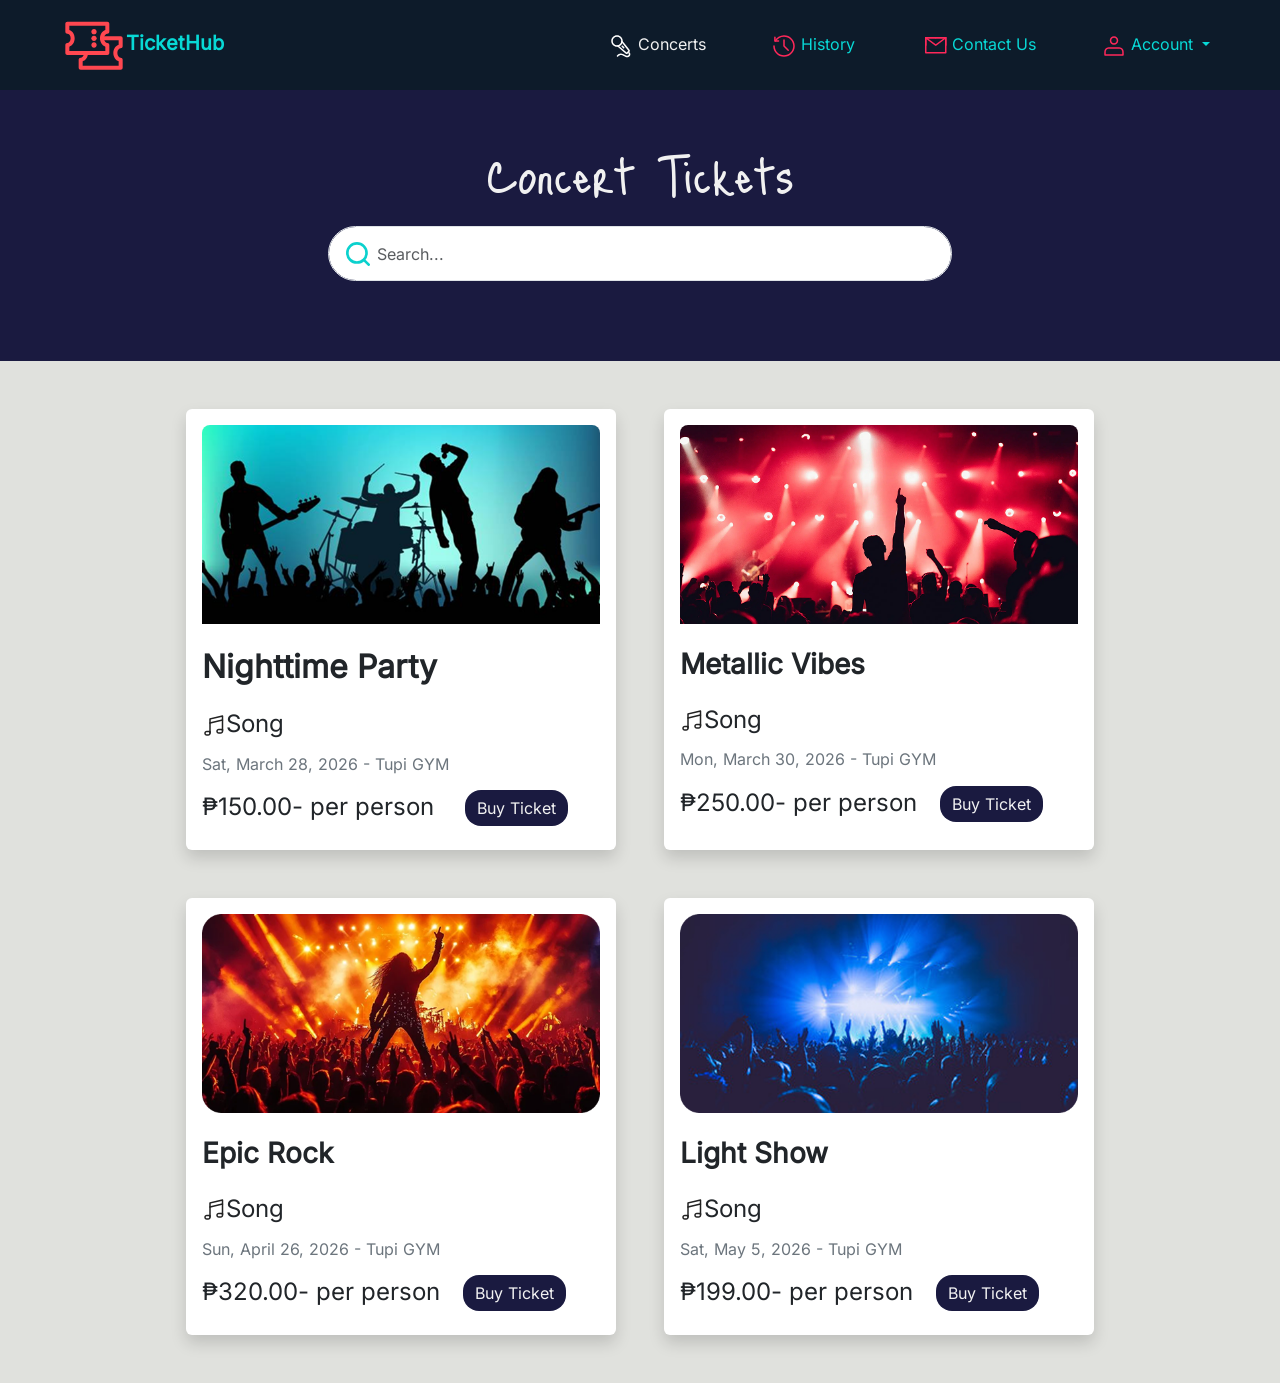
<file: HTML/homepage.html>
<!DOCTYPE html>
<html>

<head>
    <meta charset="utf-8">
    <meta name="viewport" content="width=device-width, initial-scale=1">
    <title>TicketHub | Homepage</title>
    <!--Bootstrap-->
    <link href="https://cdn.jsdelivr.net/npm/bootstrap@5.3.8/dist/css/bootstrap.min.css" rel="stylesheet" integrity="sha384-sRIl4kxILFvY47J16cr9ZwB07vP4J8+LH7qKQnuqkuIAvNWLzeN8tE5YBujZqJLB" crossorigin="anonymous">
    <script src="https://cdn.jsdelivr.net/npm/bootstrap@5.3.8/dist/js/bootstrap.bundle.min.js" integrity="sha384-FKyoEForCGlyvwx9Hj09JcYn3nv7wiPVlz7YYwJrWVcXK/BmnVDxM+D2scQbITxI" crossorigin="anonymous"></script>
    <!--FavIcon-->
    <link rel="icon" type="image/svg+xml" href="../media/tickets-two.svg">
    <!--css link-->
    <link rel="stylesheet" type="text/css" href="../CSS/style.css">
    <link rel="stylesheet" type="text/css" href="../CSS/navstyle.css">
    <link rel="stylesheet" type="text/css" href="../CSS/homepage_style.css">
</head>

<body>
    <!--Navbar-->
    <nav class="navbar navbar-expand-lg custom-navbar fixed-top">
        <div class="container-fluid">
            <div id="logo">
                <a class="navbar-brand fw-bold active" href="homepage.html"><img src="../media/tickets-two.svg">TicketHub</a>
            </div>
            <ul class="navbar-nav ">
                <li class="nav-item ">
                    <div id="concert">
                        <a class="nav-link active" aria-current="page" href="homepage.html"><img src="../media/entertainment.svg"> Concerts</a>
                    </div>
                </li>
                <li class="nav-item ">
                    <div id="History">
                        <a class="nav-link " href="history.html"><img src="../media/history.svg">
                            History </a>
                    </div>
                </li>
                <li class="nav-item ">
                    <div id="Contact">
                        <a class="nav-link " href="contact.html"><img src="../media/Email.svg">
                            Contact Us </a>
                    </div>
                </li>
                <li class="nav-item dropdown">
                    <div id="account">
                        <a class="nav-link dropdown-toggle " href="#" role="button" data-bs-toggle="dropdown" aria-expanded="false"> <img src="../media/Peoples.svg"> Account
                        </a>
                        <ul class="dropdown-menu dropdown-custom">
                            <li>
                                <h6 id="welcomeUser" style="color: #08d9d6; text-align: center;"></h6>
                            </li>
                            <li><a class="dropdown-item" href="#" id="logoutBtn">Sign Out</a></li>
                        </ul>
                    </div>
                </li>
            </ul>
        </div>
    </nav>
    <!--Content-->
    <div class="sec-bg">
        <br><br>
        <h1 class="subtitle" style="color:#F1F1F1;">Concert Tickets</h1>
        <!-- Searchbar -->
        <nav class="nav-search">
            <div class="container-fluid d-flex justify-content-center form-control-lg">
                <form class="d-flex position-relative w-50" role="search" style="height: 55px;">
                    <input id="searchInput" class="form-control rounded-pill ps-5" type="search" placeholder="Search..." aria-label="Search" />
                    <button id="search-icon">
                        <img src="../media/Search_Icon.svg" alt="Search" class="search-icon-img">
                    </button>
                </form>
            </div>
        </nav>
        <br><br><br>
    </div>
    <!--Concert-->
    <div class="d-flex flex-wrap justify-content-center gap-5 my-5 ">
        <!--Concert 1-->
        <div class="flex-fill p-3 bg-white rounded shadow cont-hover search-item" style="max-width: 430px;">
            <img src="../media/image 4.png" class="img-fluid rounded-top-3">
            <h2 class="mt-4 fw-bold ">Nighttime Party</h2>
            <h4 class="mt-4"><img src="../media/music.svg">Song</h4>
            <h6 class="mt-3" style="color:#6C757D;"> Sat, March 28, 2026 - Tupi GYM </h6>
            <h4 class="mt-3"> ₱150.00- per person <button type="button" class="btn custom-btn mx-4 rounded-4" onclick="window.location.href='concert_1.html'"> Buy Ticket</button> </h4>
        </div>
        <!--Concert 2-->
        <div class="flex-fill p-3 bg-white rounded shadow cont-hover search-item" style="max-width: 430px;">
            <img src="../media/image 5.png" class="img-fluid rounded-top-3">
            <h3 class="mt-4 fw-bold">Metallic Vibes</h3>
            <h4 class="mt-4"><img src="../media/music.svg">Song</h4>
            <h6 class="mt-3" style="color:#6C757D;"> Mon, March 30, 2026 - Tupi GYM </h6>
            <h4 class="mt-3"> ₱250.00- per person <button type="button" class="btn custom-btn mx-3 rounded-4" onclick="window.location.href='concert_2.html'"> Buy Ticket</button> </h4>
        </div>
        <!--Concert 3-->
        <div class="flex-fill p-3 bg-white rounded shadow cont-hover search-item" style="max-width: 430px;">
            <img src="../media/epic_rock.png" class="img-fluid rounded-top-3">
            <h3 class="mt-4 fw-bold">Epic Rock</h3>
            <h4 class="mt-4"><img src="../media/music.svg">Song</h4>
            <h6 class="mt-3" style="color:#6C757D;"> Sun, April 26, 2026 - Tupi GYM </h6>
            <h4 class="mt-3"> ₱320.00- per person <button type="button" class="btn custom-btn mx-3 rounded-4" onclick="window.location.href='concert_3.html'"> Buy Ticket</button> </h4>
        </div>
        <!--Concert 4-->
        <div class="flex-fill p-3 bg-white rounded shadow cont-hover search-item" style="max-width: 430px;">
            <img src="../media/EDM.png" class="img-fluid rounded-top-3">
            <h3 class="mt-4 fw-bold">Light Show</h3>
            <h4 class="mt-4"><img src="../media/music.svg">Song</h4>
            <h6 class="mt-3" style="color:#6C757D;"> Sat, May 5, 2026 - Tupi GYM </h6>
            <h4 class="mt-3"> ₱199.00- per person <button type="button" class="btn custom-btn mx-3 rounded-4" onclick="window.location.href='concert_4.html'"> Buy Ticket</button> </h4>
        </div>
    </div>
    </div>
    <!--No result-->
    <div id="noResults" class="text-center my-5" style="display:none;">
        <h2 style="color:#6C757D;">No concerts found :(</h2>
    </div>
    <!--JS link-->
    <script src="../JS/ticketStore.js"></script>
    <script src="../JS/main.js"></script>
</body>

</html>
</file>
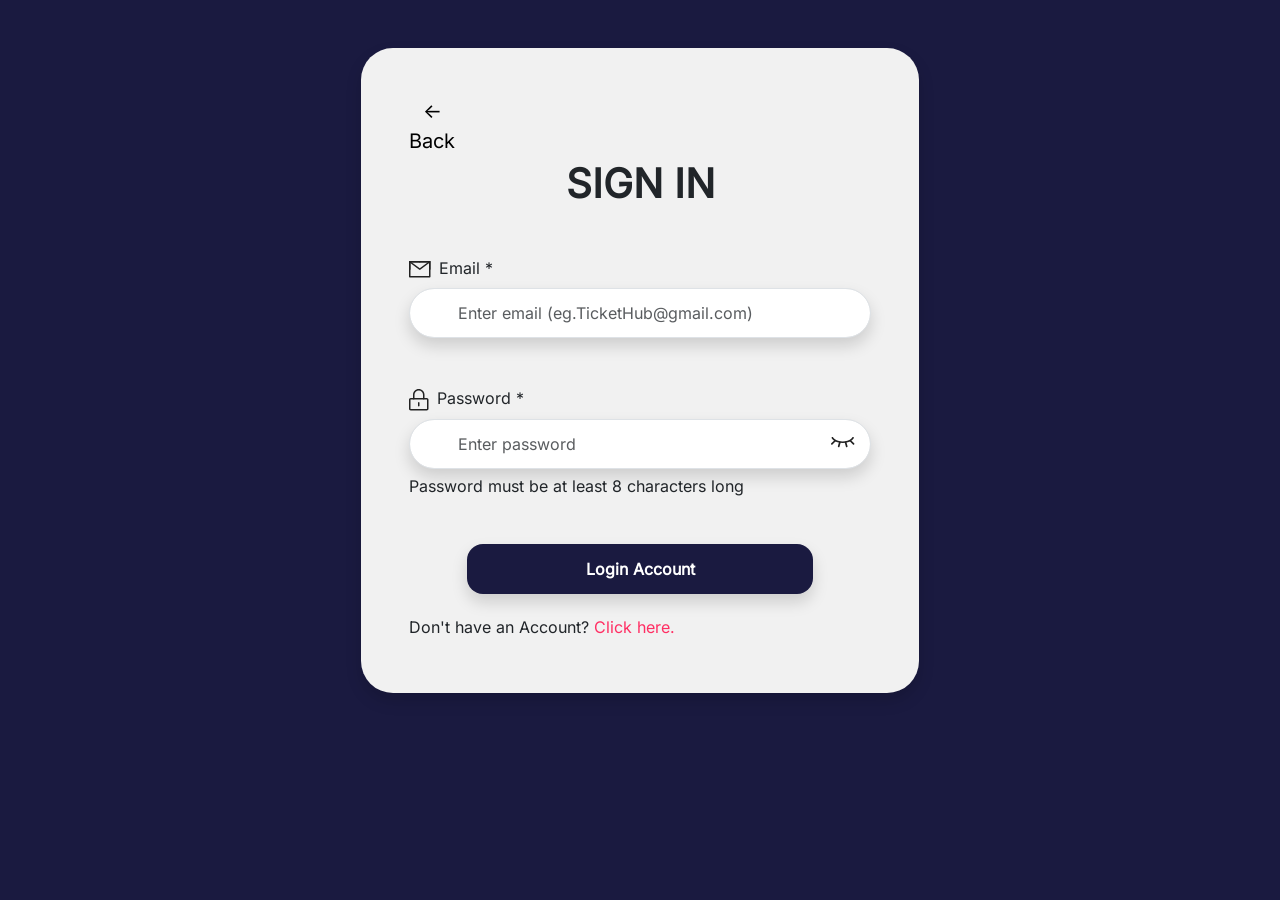
<file: HTML/signIn.html>
<!DOCTYPE html>
<html>

<head>
    <meta charset="utf-8">
    <meta name="viewport" content="width=device-width, initial-scale=1">
    <title>TicketHub | Sign In</title>
    <!--Bootstrap-->
    <link href="https://cdn.jsdelivr.net/npm/bootstrap@5.3.8/dist/css/bootstrap.min.css" rel="stylesheet" integrity="sha384-sRIl4kxILFvY47J16cr9ZwB07vP4J8+LH7qKQnuqkuIAvNWLzeN8tE5YBujZqJLB" crossorigin="anonymous">
    <script src="https://cdn.jsdelivr.net/npm/bootstrap@5.3.8/dist/js/bootstrap.bundle.min.js" integrity="sha384-FKyoEForCGlyvwx9Hj09JcYn3nv7wiPVlz7YYwJrWVcXK/BmnVDxM+D2scQbITxI" crossorigin="anonymous"></script>
    <!--FavIcon-->
    <link rel="icon" type="image/svg+xml" href="../media/tickets-two.svg">
    <!--css link-->
    <link rel="stylesheet" type="text/css" href="../CSS/style.css">
    <link rel="stylesheet" type="text/css" href="../CSS/sign_style.css">
</head>

<body>
    <!--Container-->
    <div class="container mt-5 d-flex justify-content-center align-items-center " style="height: auto; ">
        <div class=" rounded-5 shadow p-5  w-50 text-center" style="background-color: #F1F1F1;">
            <a href="../index.html" class="text-decoration-none  fs-5 fw-light mb-1 d-inline-block back-btn">← Back</a>
            <h1 class="fw-bold mb-5">SIGN IN</h1>
            <!-- Form -->
            <form id="loginForm">
                <div class="mb-5 text-start">
                    <label for="lastname" class="form-label">
                        <img src="../media/Email.svg" class="me-2">Email *
                    </label>
                    <input type="text" class="form-control rounded-pill ps-5 shadow" id="contact" name="contact" placeholder="Enter email (eg.TicketHub@gmail.com)" style="height: 50px;" required>
                </div>
                <div class="mb-5 position-relative text-start">
                    <label for="password" class="form-label">
                        <img src="../media/lock.svg" class="me-2">Password *
                    </label>
                    <input type="password" class="form-control rounded-pill ps-5 shadow" id="password" placeholder="Enter password" style="height: 50px;" required>
                    <span class="position-absolute top-50 end-0 translate-middle-y me-3" style="cursor:pointer;">
                        <img id="togglePassword" src="../media/close.svg" alt="Toggle Password" width="24">
                    </span>
                    <h6 class="fw-light mt-2">Password must be at least 8 characters long</h6>
                </div>
                <button type="submit" class="btn  w-75 rounded-4 fw-semibold shadow">Login Account</button><br><br>
                <h6 class="text-start">
                    Don't have an Account?
                    <span><a href="signUp.html">Click here.</a></span>
                </h6>
            </form>
        </div>
    </div>
    <!--JS link-->
    <script src="../JS/signIn.js"></script>
</body>

</html>
</file>
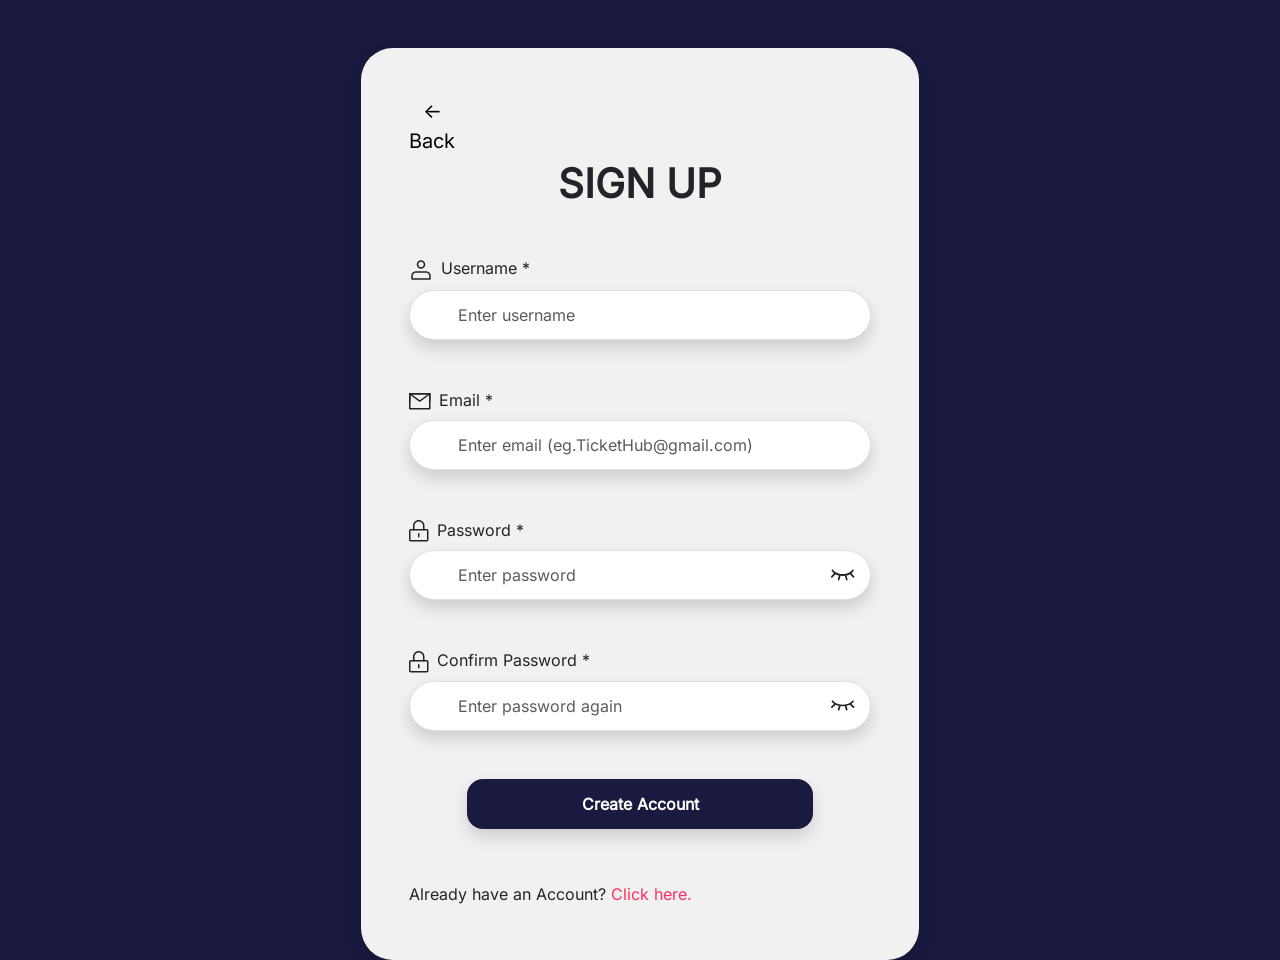
<file: HTML/signUp.html>
<!DOCTYPE html>
<html>

<head>
    <meta charset="utf-8">
    <meta name="viewport" content="width=device-width, initial-scale=1">
    <title>TicketHub | Sign Up</title>
    <!--Bootstrap-->
    <link href="https://cdn.jsdelivr.net/npm/bootstrap@5.3.8/dist/css/bootstrap.min.css" rel="stylesheet" integrity="sha384-sRIl4kxILFvY47J16cr9ZwB07vP4J8+LH7qKQnuqkuIAvNWLzeN8tE5YBujZqJLB" crossorigin="anonymous">
    <script src="https://cdn.jsdelivr.net/npm/bootstrap@5.3.8/dist/js/bootstrap.bundle.min.js" integrity="sha384-FKyoEForCGlyvwx9Hj09JcYn3nv7wiPVlz7YYwJrWVcXK/BmnVDxM+D2scQbITxI" crossorigin="anonymous"></script>
    <!--FavIcon-->
    <link rel="icon" type="image/svg+xml" href="../media/tickets-two.svg">
    <!--css link-->
    <link rel="stylesheet" type="text/css" href="../CSS/style.css">
    <link rel="stylesheet" type="text/css" href="../CSS/sign_style.css">
</head>

<body>
    <!--Container-->
    <div class="container mt-5 d-flex justify-content-center align-items-center " style="height: auto; ">
        <div class=" rounded-5 shadow p-5  w-50 text-center" style="background-color: #F1F1F1;">
            <a href="../index.html" class="text-decoration-none  fs-5 fw-light mb-1 d-inline-block back-btn">← Back</a>
            <h1 class="fw-bold mb-5">SIGN UP</h1>
            <!-- Form -->
            <form id="signupForm">
                <div class="mb-5 text-start">
                    <label for="username" class="form-label">
                        <img src="../media/Peoples.svg" class="me-2">Username *
                    </label>
                    <input type="text" class="form-control rounded-pill ps-5 shadow" id="username" name="username" placeholder="Enter username" style="height: 50px;" required>
                </div>
                <div class="mb-5 text-start">
                    <label for="lastname" class="form-label">
                        <img src="../media/Email.svg" class="me-2">Email *
                    </label>
                    <input type="text" class="form-control rounded-pill ps-5 shadow" id="contact" name="contact" placeholder="Enter email (eg.TicketHub@gmail.com)" style="height: 50px;" required>
                </div>
                <div class="mb-5 position-relative text-start">
                    <label for="password" class="form-label">
                        <img src="../media/lock.svg" class="me-2">Password *
                    </label>
                    <div class="position-relative">
                        <input type="password" class="form-control rounded-pill ps-5 pe-5 shadow" id="password" placeholder="Enter password " style="height: 50px;" required>
                        <img id="togglePassword" src="../media/close.svg" class="position-absolute top-50 end-0 translate-middle-y me-3" style="cursor:pointer; width:24px;">
                    </div>
                    <h6 id="passwordFeedback" class="fw-light mt-2 text-danger"></h6>
                </div>
                <!--Confirm Password-->
                <div class="mb-5 position-relative text-start">
                    <label for="confirmPassword" class="form-label">
                        <img src="../media/lock.svg" class="me-2">Confirm Password *
                    </label>
                    <div class="position-relative">
                        <input type="password" class="form-control rounded-pill ps-5 pe-5 shadow" id="confirmPassword" placeholder="Enter password again " style="height: 50px;" required>
                        <img id="toggleConfirmPassword" src="../media/close.svg" class="position-absolute top-50 end-0 translate-middle-y me-3" style="cursor:pointer; width:24px;">
                    </div>
                    <h6 id="confirmFeedback" class="fw-light mt-2 text-danger"></h6>
                </div>
                <button type="submit" class="btn w-75 rounded-4 fw-semibold shadow">
                    Create Account
                </button>
                <h6 id="emailExists" class="text-danger mt-2 text-center"></h6>
                <br><br>
                <h6 class="text-start">
                    Already have an Account?
                    <span><a href="signIn.html">Click here.</a></span>
                </h6>
            </form>
        </div>
    </div>
    <!--JS link-->
    <script src="../JS/signUp.js"></script>
</body>

</html>
</file>
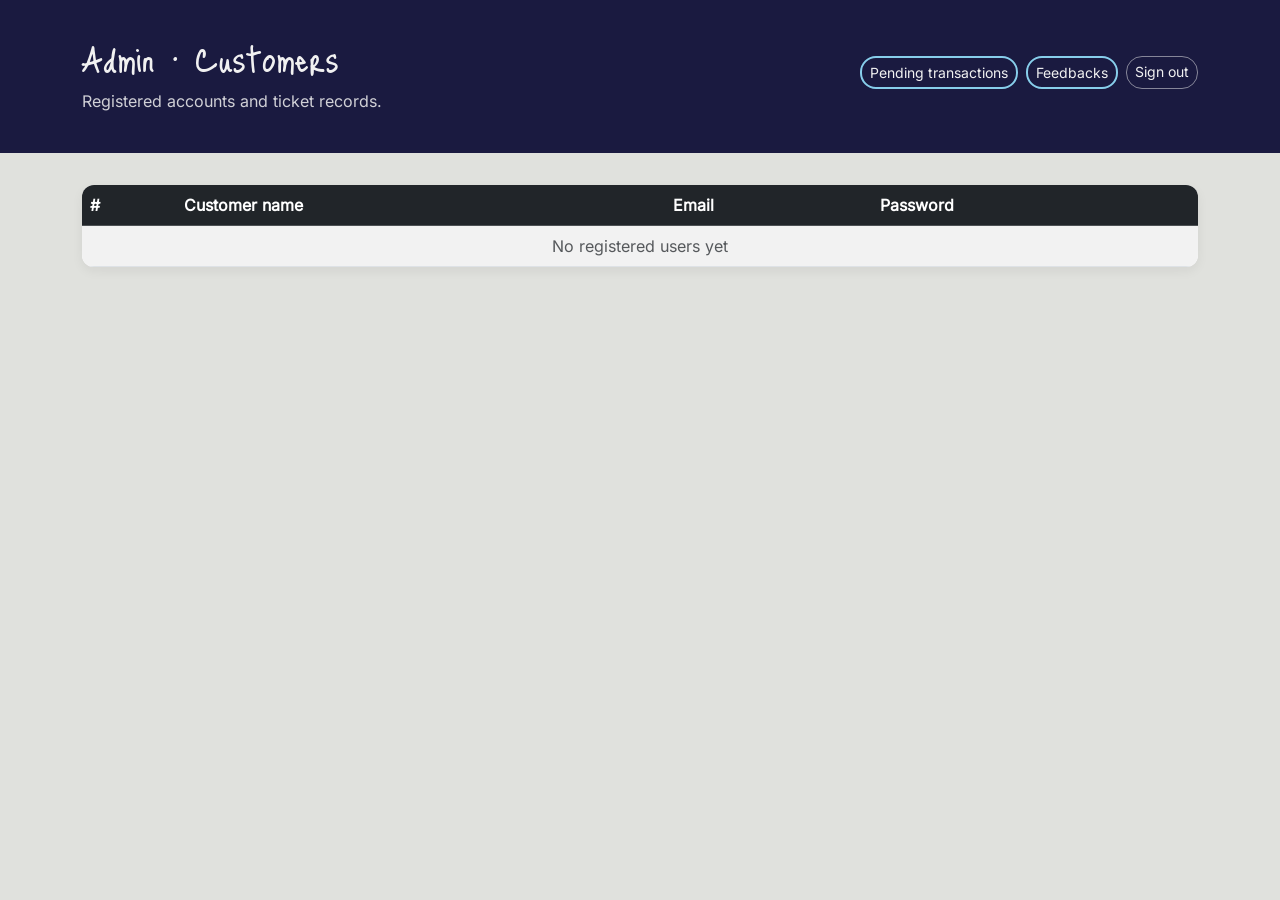
<file: HTML/table.html>
<!DOCTYPE html>
<html>

<head>
    <meta charset="utf-8">
    <meta name="viewport" content="width=device-width, initial-scale=1">
    <title>TicketHub | Customer table</title>
    <link href="https://cdn.jsdelivr.net/npm/bootstrap@5.3.8/dist/css/bootstrap.min.css" rel="stylesheet">
    <script src="https://cdn.jsdelivr.net/npm/bootstrap@5.3.8/dist/js/bootstrap.bundle.min.js"></script>
    <link rel="icon" type="image/svg+xml" href="../media/tickets-two.svg">
    <link rel="stylesheet" type="text/css" href="../CSS/style.css">
    <link rel="stylesheet" type="text/css" href="../CSS/homepage_style.css">
    <link rel="stylesheet" type="text/css" href="../CSS/table_style.css">
</head>

<body class="page-app">
    <header class="page-hero">
        <div class="container">
            <div class="d-flex flex-wrap justify-content-between align-items-center gap-3">
                <div>
                    <h1 class="mb-1 d-flex flex-wrap align-items-center gap-2">
                        Admin · Customers
                    </h1>
                    <p class="lead mb-0">Registered accounts and ticket records.</p>
                </div>
                <div class="admin-toolbar d-flex flex-wrap gap-2">
                    <a href="user_table.html?view=pending" class="btn btn-sm custom-btn rounded-4">Pending transactions <span id="adminPendingBadge" class="badge rounded-pill bg-warning text-dark d-none" title="Pending transactions awaiting review">0</span></a>
                    <a href="feedback.html" class="btn btn-sm custom-btn rounded-4">Feedbacks <span id="adminFeedbackBadge" class="badge rounded-pill bg-info text-dark d-none" title="New feedback submissions">0</span></a>
                    <a href="../index.html" id="logoutBtn" class="btn btn-sm btn-outline-light rounded-4">Sign out</a>
                </div>
            </div>
        </div>
    </header>
    <div class="container page-shell">
        <div class="table-wrap">
            <table class="table table-striped mb-0">
                <thead class="table-dark">
                    <tr>
                        <th scope="col">#</th>
                        <th scope="col">Customer name</th>
                        <th scope="col">Email</th>
                        <th scope="col">Password</th>
                    </tr>
                </thead>
                <tbody id="userTableBody"></tbody>
            </table>
        </div>
    </div>
    <script src="../JS/ticketStore.js"></script>
    <script src="../JS/table.js"></script>
</body>

</html>
</file>
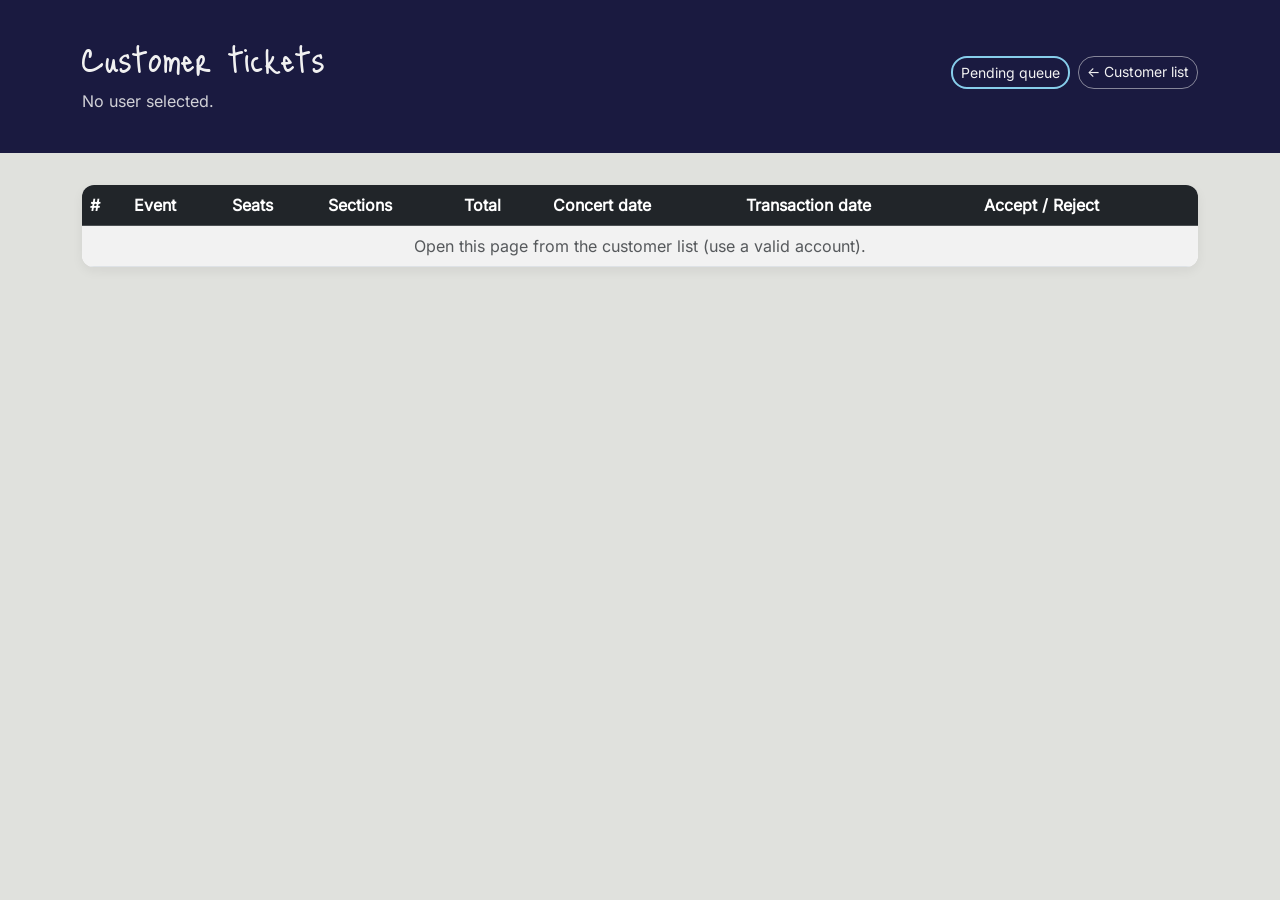
<file: HTML/user_table.html>
<!DOCTYPE html>
<html>

<head>
    <meta charset="utf-8">
    <meta name="viewport" content="width=device-width, initial-scale=1">
    <title>TicketHub | Ticket records</title>
    <link href="https://cdn.jsdelivr.net/npm/bootstrap@5.3.8/dist/css/bootstrap.min.css" rel="stylesheet">
    <script src="https://cdn.jsdelivr.net/npm/bootstrap@5.3.8/dist/js/bootstrap.bundle.min.js"></script>
    <link rel="icon" href="../media/tickets-two.svg">
    <link rel="stylesheet" href="../CSS/style.css">
    <link rel="stylesheet" href="../CSS/homepage_style.css">
    <link rel="stylesheet" href="../CSS/table_style.css">
</head>

<body class="page-app">
    <header class="page-hero">
        <div class="container">
            <div class="d-flex flex-wrap justify-content-between align-items-center gap-3">
                <div>
                    <h1 id="pageTitle" class="mb-1">Customer tickets</h1>
                    <p id="pageSubtitle" class="lead mb-0"></p>
                </div>
                <div class="admin-toolbar d-flex flex-wrap gap-2">
                    <a href="user_table.html?view=pending" class="btn btn-sm custom-btn rounded-4">Pending queue</a>
                    <a href="table.html" class="btn btn-sm btn-outline-light rounded-4">← Customer list</a>
                </div>
            </div>
        </div>
    </header>

    <div class="container page-shell">
        <div id="pendingSection" class="d-none">
            <div class="table-wrap">
                <table class="table table-striped mb-0">
                    <thead class="table-dark">
                        <tr>
                            <th scope="col">#</th>
                            <th scope="col">Customer</th>
                            <th scope="col">Event</th>
                            <th scope="col">Seats</th>
                            <th scope="col">Sections</th>
                            <th scope="col">Total</th>
                            <th scope="col">Concert date</th>
                            <th scope="col">Transaction date</th>
                            <th scope="col">Actions</th>
                        </tr>
                    </thead>
                    <tbody id="pendingTableBody"></tbody>
                </table>
            </div>
        </div>

        <div id="userSection" class="d-none">
            <div class="table-wrap">
                <table class="table table-striped mb-0">
                    <thead class="table-dark">
                        <tr>
                            <th scope="col">#</th>
                            <th scope="col">Event</th>
                            <th scope="col">Seats</th>
                            <th scope="col">Sections</th>
                            <th scope="col">Total</th>
                            <th scope="col">Concert date</th>
                            <th scope="col">Transaction date</th>
                            <th scope="col"> Accept / Reject </th>
                        </tr>
                    </thead>
                    <tbody id="ticketTableBody"></tbody>
                </table>
            </div>
        </div>
    </div>

    <script src="../JS/ticketStore.js"></script>
    <script src="../JS/user_table.js"></script>
</body>

</html>
</file>
<file: CSS/style.css>
@font-face {
    font-family: 'Just Me Again Down Here';
    src: url('../Fonts/JustMeAgainDownHere.woff2') format('woff2');
    font-weight: normal;
    font-style: normal;
    font-display: swap;
}

.subtitle {
  font-family: 'Just Me Again Down Here';
  font-size: 60px;
  text-align: center;
}

@font-face {
    font-family: 'Inter';
    src: url('../Fonts/Inter-Regular.woff2') format('woff2'),

    font-weight: normal;
    font-style: normal;
    font-display: swap;
}

:root {
  --bs-font-sans-serif: 'Inter', sans-serif;
}
</file>
<file: CSS/index_style.css>
body {
            background-color: #1A1A40;
            color: #F1F1F1;
            height: 100vh;
            display: flex;
            flex-direction: column;
        }

        /*container*/
        .main-container {
            flex: 1;
            display: flex;
            justify-content: center;
            align-items: center;
        }

        .card-box {
            background-color: #e0e1dd;
            color: #1A1A40;
            padding: 40px;
            border-radius: 20px;
            width: 350px;
            text-align: center;
            box-shadow: 0 10px 25px rgba(0,0,0,0.3);
        }

        /*btn*/
        .btn-custom {
            width: 100%;
            margin-top: 15px;
            padding: 12px;
            border-radius: 30px;
            border: none;
            font-weight: bold;
            transition: 0.3s;
        }

        .btn-user {
            background-color: #1A1A40;
            color: #fff;
        }

        .btn-user:hover {
            background-color: #FF2E63;
            color: #F1F1F1;
            transform: scale(1.05);
        }

        .btn-admin {
            background-color: #6C757D;
            color: #fff;
        }

        .btn-admin:hover {
            color: #F1F1F1;
            background-color: #FF2E63;
            transform: scale(1.05);
        }


/* TITLE LAYOUT */
#title {
    display: flex;
    align-items: center;
    justify-content: center;
    margin-bottom: 20px;
    background-color: #0D1B2a;
    border-radius: 3px;
    padding: 3px;
}

:root {
    --pink: #ff2e63;
    --teal: #08d9d6;
}

/* TEXT */
#title h2 {
    margin-bottom: 0;
    font-weight: bold;
    animation: ledTextSwap 3s infinite steps(1);
}

/* ICON */
#title img {
    width: 55px;
    height: 55px;
    animation: ledIconSwap 3s infinite steps(1);
}

/* TEXT (LED swap) */
@keyframes ledTextSwap {
    0%, 18%, 22%, 25%, 53%, 57%, 100% {
        color: var(--pink);
    }

    20%, 24%, 55% {
        color: black;
    }

    60%, 80% {
        color: var(--teal);
    }
}

/* ICON (LED swap) */
@keyframes ledIconSwap {
    0%, 18%, 22%, 25%, 53%, 57%, 100% {
        filter: invert(56%) sepia(93%) saturate(400%) hue-rotate(130deg)  ;
    }

    20%, 24%, 55% {
    filter: brightness(0);
    }

    60%, 80% {
        filter: invert(24%) sepia(89%) saturate(4155%) hue-rotate(331deg);
    }
}
</file>
<file: CSS/sign_style.css>
body{
    background-color: #1A1A40;
}


.btn {
    background-color: #1A1A40;
    color: white;
    height: 50px;
    transition: transform 0.2s ease, background-color 0.2s ease;
}

.btn:hover{
    color: white;
    transform: scale(1.05);
    background-color: #FF2E63;
}

.back-btn{
    margin-right: 480px;
    color: black;
    transition: transform 0.2s ease, color 0.2s ease;
}

.back-btn:hover{
    transform: scale(1.06);
    color: #ff2e63;
}




a{
    text-decoration: none;
    color: #ff2e63;
}

a:hover{
    text-decoration: underline;
}
</file>
<file: CSS/navstyle.css>
body {
    padding-top: 90px;
}

.navbar-nav .nav-item {
  margin-right: 50px;
}

.navbar-brand{
    margin-left: 50px;

}
.custom-navbar{
    background-color: #0D1B2a;
}
#logo a{
    display: inline-block;
    color: #08d9d6;
    transition: color 0.3s ease, transform 0.2s ease;
}

#logo a:hover{
    color: #FF2E63;
    transform: scale(1.05);
}

#logo img{
    filter: invert(24%) sepia(89%) saturate(4155%) hue-rotate(331deg) brightness(101%) contrast(102%);
    transition: filter 0s ease;
}

#logo a:hover img{
    filter: invert(56%) sepia(93%) saturate(400%) hue-rotate(130deg);

}



/*CONCERT*/
#concert .nav-link {
    display: inline-block;
    transition: color 0.3s ease, transform 0.2s ease;
}

#concert .nav-link.active {
    color: #F1F1F1;
}

    /*Active*/
#concert .nav-link.active img {
    filter: brightness(0) invert(1);
}

#concert .nav-link.active:hover {
    color: #FF2E63;
    transform: scale(1.05);
}

#concert .nav-link.active:hover img {
    filter: invert(56%) sepia(93%) saturate(400%) hue-rotate(130deg);
}

    /*Not Active*/

#concert .nav-link {
    color: #08d9d6;
}

#concert .nav-link img {
    filter: invert(24%) sepia(89%) saturate(4155%) hue-rotate(331deg) brightness(101%) contrast(102%);
}

#concert .nav-link:hover{
    color: #FF2E63;
    transform: scale(1.05);
}

#concert .nav-link:hover img{
    filter: invert(56%) sepia(93%) saturate(400%) hue-rotate(130deg);

}



/* ACCOUNT */
#account .nav-link {
    display: inline-block;
    color: #08d9d6;
    transition: color 0.3s ease, transform 0.2s ease;
}

    /* Active */
#account .nav-link.active {
    color: #F1F1F1;
}

#account .nav-link.active img {
    filter: brightness(0) invert(1);
}

#account .nav-link.active:hover {
    color: #FF2E63;
    transform: scale(1.05);
}

#account .nav-link.active:hover img {
    filter: invert(56%) sepia(93%) saturate(400%) hue-rotate(130deg);
}

    /* Not Active */
#account .nav-link img {
    filter: invert(24%) sepia(89%) saturate(4155%) hue-rotate(331deg) brightness(101%) contrast(102%);
}

#account .nav-link:hover {
    color: #FF2E63;
    transform: scale(1.05);
}

#account .nav-link:hover img {
    filter: invert(56%) sepia(93%) saturate(400%) hue-rotate(130deg);
}

    /*dropdown*/
.dropdown-custom{
    background: #24244E;
    border: none;
}

.dropdown-custom .dropdown-item {
    color: #08d9d6;
    background: none;
    transition: color 0.2s ease, padding-left 0.3s ease, transform 0.2s ease;
}

.dropdown-custom .dropdown-item:hover {
    color: #FF2E63;
    padding-left: 50px;
    transform: scale(1.05   );
}

    /*Active*/
.dropdown-custom .dropdown-item.active {
    color: #F1F1F1;
    background: none;
}


/*History*/


    /*Active*/
#History .nav-link {
display: inline-block;
transition: color 0.3s ease, transform 0.2s ease;
}

#History .nav-link.active img {
    filter: brightness(0) invert(1);
}
#History .nav-link.active{
    color: #F1F1F1;
}
#History .nav-link.active:hover {
    color: #FF2E63;
    transform: scale(1.05);
}

#History .nav-link.active:hover img {
    filter: invert(56%) sepia(93%) saturate(400%) hue-rotate(130deg);
}

#History .nav-link{
  color: #08d9d6;
  transition: color 0.2s ease, transform 0.2s ease;
}

#History img{
    filter: invert(24%) sepia(89%) saturate(4155%) hue-rotate(331deg) brightness(101%) contrast(102%);

}

#History .nav-link:hover{
    color: #FF2E63;
    transform: scale(1.05);
}

#History:hover img{
    filter: invert(56%) sepia(93%) saturate(400%) hue-rotate(130deg);

}



/*Contact US*/
    /*Active*/
#Contact .nav-link {
display: inline-block;
transition: color 0.3s ease, transform 0.2s ease;
}

#Contact .nav-link.active img {
    filter: brightness(0) invert(1);
}
#Contact .nav-link.active{
    color: #F1F1F1;
}
#Contact .nav-link.active:hover {
    color: #FF2E63;
    transform: scale(1.05);
}

#Contact .nav-link.active:hover img {
    filter: invert(56%) sepia(93%) saturate(400%) hue-rotate(130deg);
}

#Contact .nav-link{
  color: #08d9d6;
  transition: color 0.2s ease, transform 0.2s ease;
}

#Contact img{
    filter: invert(24%) sepia(89%) saturate(4155%) hue-rotate(331deg) brightness(101%) contrast(102%);

}

#Contact .nav-link:hover{
    color: #FF2E63;
    transform: scale(1.05);
}

#Contact:hover img{
    filter: invert(56%) sepia(93%) saturate(400%) hue-rotate(130deg);

}
</file>
<file: CSS/homepage_style.css>
#search-icon {
    position: absolute;
    left: 10px;
    top: 50%;
    transform: translateY(-50%);
    width: 40px;
    height: 40px;
    background: none;
    border: none;
    padding: 0;
    cursor: pointer;
    display: flex;
    align-items: center;
    justify-content: center;
}


.search-icon-img {
    width: 24px;
    height: 24px;
    filter: invert(56%) sepia(93%) saturate(400%) hue-rotate(130deg);
    transition: transform 0.2s ease, filter 0.3s ease;
}


#search-icon:hover .search-icon-img {
    transform: scale(1.1);
    filter: invert(24%) sepia(89%) saturate(4155%) hue-rotate(331deg) brightness(101%) contrast(102%);
}

body{
    background-color: #E0E1DD;
}

.sec-bg{
 background-color: #1A1A40;
}

.cont-hover{
    transition: transform 0.1s ease;
}
.cont-hover:hover {
    transform: scale(1.01);
}

.custom-btn {
    background-color: #1A1A40;
    color: #F1F1F1;
    border: none;
    transition: background-color 0.3s ease, transform 0.2s ease;
}

.custom-btn:hover {
    background-color: #FF2E63;
    color: #F1F1F1;
    transform: scale(1.1);
}
</file>
<file: CSS/table_style.css>
body.page-app {
    background-color: #e0e1dd;
    min-height: 100vh;
}

.page-hero {
    background-color: #1a1a40;
    color: #f1f1f1;
    padding: 2rem 0 2.5rem;
    margin-bottom: 2rem;
}

.page-hero h1 {
    font-family: "Just Me Again Down Here", cursive, serif;
    font-size: 2.75rem;
    margin-bottom: 0.35rem;
}

.page-hero .lead {
    color: rgba(241, 241, 241, 0.85);
    font-size: 1rem;
}

.page-shell {
    padding-bottom: 3rem;
}

.card.shadow-sm {
    border: none;
    border-radius: 12px;
}

.custom-btn {
    background-color: #1a1a40;
    color: #f1f1f1;
    border: 2px solid skyblue;
    transition: background-color 0.3s ease, transform 0.2s ease;
}

.custom-btn:hover {
    background-color: #ff2e63;
    color: #f1f1f1;
    transform: scale(1.02);
}

.payment-option {
    cursor: pointer;
    padding: 10px 14px;
    border: 2px solid transparent;
    border-radius: 10px;
    background: #fff;
}

.payment-option.active {
    border-color: #08d9d6;
    background: #e8fbfa;
}

.hidden {
    display: none !important;
}

.admin-toolbar .btn-outline-light {
    border-color: rgba(241, 241, 241, 0.5);
    color: #f1f1f1;
}

.admin-toolbar .btn-outline-light:hover {
    background: #ff2e63;
    border-color: #ff2e63;
    color: #fff;
}

.table-wrap {
    background: #fff;
    border-radius: 12px;
    padding: 0;
    overflow: hidden;
    box-shadow: 0 0.25rem 0.75rem rgba(0, 0, 0, 0.06);
}

.clickable-row {
    cursor: pointer;
}

.clickable-row:hover {
    background-color: #f2f2f2;
}
</file>
<file: CSS/checkout.css>
/* Checkout-specific tweaks; base styles in app-pages.css */
</file>
<file: CSS/concert.css>
body{
    background-color: #e0e1dd;
}

.back-btn{
    margin-right: 480px;
    color: black;
    transition: transform 0.2s ease, color 0.2s ease;
}

.back-btn:hover{
    transform: scale(1.06);
    color: #ff2e63;
}




.legend-item {
    display: inline-flex;
    align-items: center;
    gap: 8px;
    margin: 0 18px;
    font-size: 18px;
    color: #333;
}

.legend-box {
    width: 18px;
    height: 18px;
    border-radius: 4px;
    display: inline-block;
}

.legend-reserved {
    background: #d8d4ff;
}

.legend-available {
    background: #6a67d8;
}

.legend-selected {
    background: #ff5a5a;
}

.stage-box {
    width: 100%;
    max-width: 470px;
    height: 62px;
    background: #fff;
    border: 1px solid #c9c9c9;
    border-radius: 10px;
    display: flex;
    align-items: center;
    justify-content: center;
    margin: 0 auto;
    font-size: 26px;
    color: #666;
}

.seat-wrapper {
    display: flex;
    justify-content: center;
    gap: 60px;
    margin-left: 50px;
    margin-top: 40px;
    flex-wrap: wrap;
}

.seat-section {
    width: 270px;
    text-align: center;
}



.seat-grid {
    display: grid;
    grid-template-columns: repeat(6, 1fr);
    gap: 10px;
    justify-items: center;
}

.seat-icon {
    width: 24px;
    height: 24px;
    object-fit: contain;
    display: block;
    cursor: pointer;
}

.seat-icon.reserved {
    opacity: 0.35;
    pointer-events: none;
    cursor: not-allowed;
}

.seat-icon.selected {
    filter: none;
}

.bottom-bar {
    position: fixed;
    left: 50%;
    transform: translateX(-50%);
    bottom: 20px;
    background: #fff;
    border: 1px solid #d8d8d8;
    border-radius: 18px;
    padding: 14px 18px;
    width: min(520px, 92vw);
    display: flex;
    align-items: center;
    justify-content: space-between;
    box-shadow: 0 6px 18px rgba(0, 0, 0, 0.08);
    z-index: 999;
}

.cart-btn {
    background: #2f2f60;
    color: white;
    border: none;
    padding: 14px 26px;
    border-radius: 28px;
    font-weight: 600;
}

.cart-btn:hover {
    background: #232349;
}

.back-btn {
    color: #222;
}

.bottom-bar {
    opacity: 0;
    transform: translate(-50%, 20px);
    pointer-events: none;
    transition: all 0.25s ease;
}

.bottom-bar.show {
    opacity: 1;
    transform: translate(-50%, 0);
    pointer-events: auto;
}

.remove-btn {
    background: #ff4d4d;
    color: white;
    border: none;
    padding: 14px 20px;
    border-radius: 28px;
    font-weight: 600;
    margin-right: 10px;
}

.remove-btn:hover {
    background: #e60000;
}



.seat {
    position: relative;
    display: inline-block;
    margin-bottom: 10px;
}

.seat-icon {
    width: 40px;
    height: auto;
    display: block;
}

.seat-number {
    position: absolute;
    top: 40%;
    left: 50%;
    transform: translate(-50%, -50%);
    font-size: 12px;
    color: black;
    pointer-events: none;
}

.seat-icon[style*="pointer-events: none"] {
    opacity: 0.5;
    cursor: not-allowed;
}
</file>
<file: CSS/contact.css>
.card {
    border-radius: 12px;
}

textarea {
    resize: none;
}

.contact {
    margin-top:30px;
    font-size: 0.95rem;
}

.contact a {
    color: #1a1a40;
    text-decoration: none;
}

.contact a:hover {
    text-decoration: underline;
}

.contact {
    position: relative;
    bottom: 10px;
    right: 100px;
}

hr {
    border: none;
    height: 1px;
    background-color: #3b444b;
</file>
